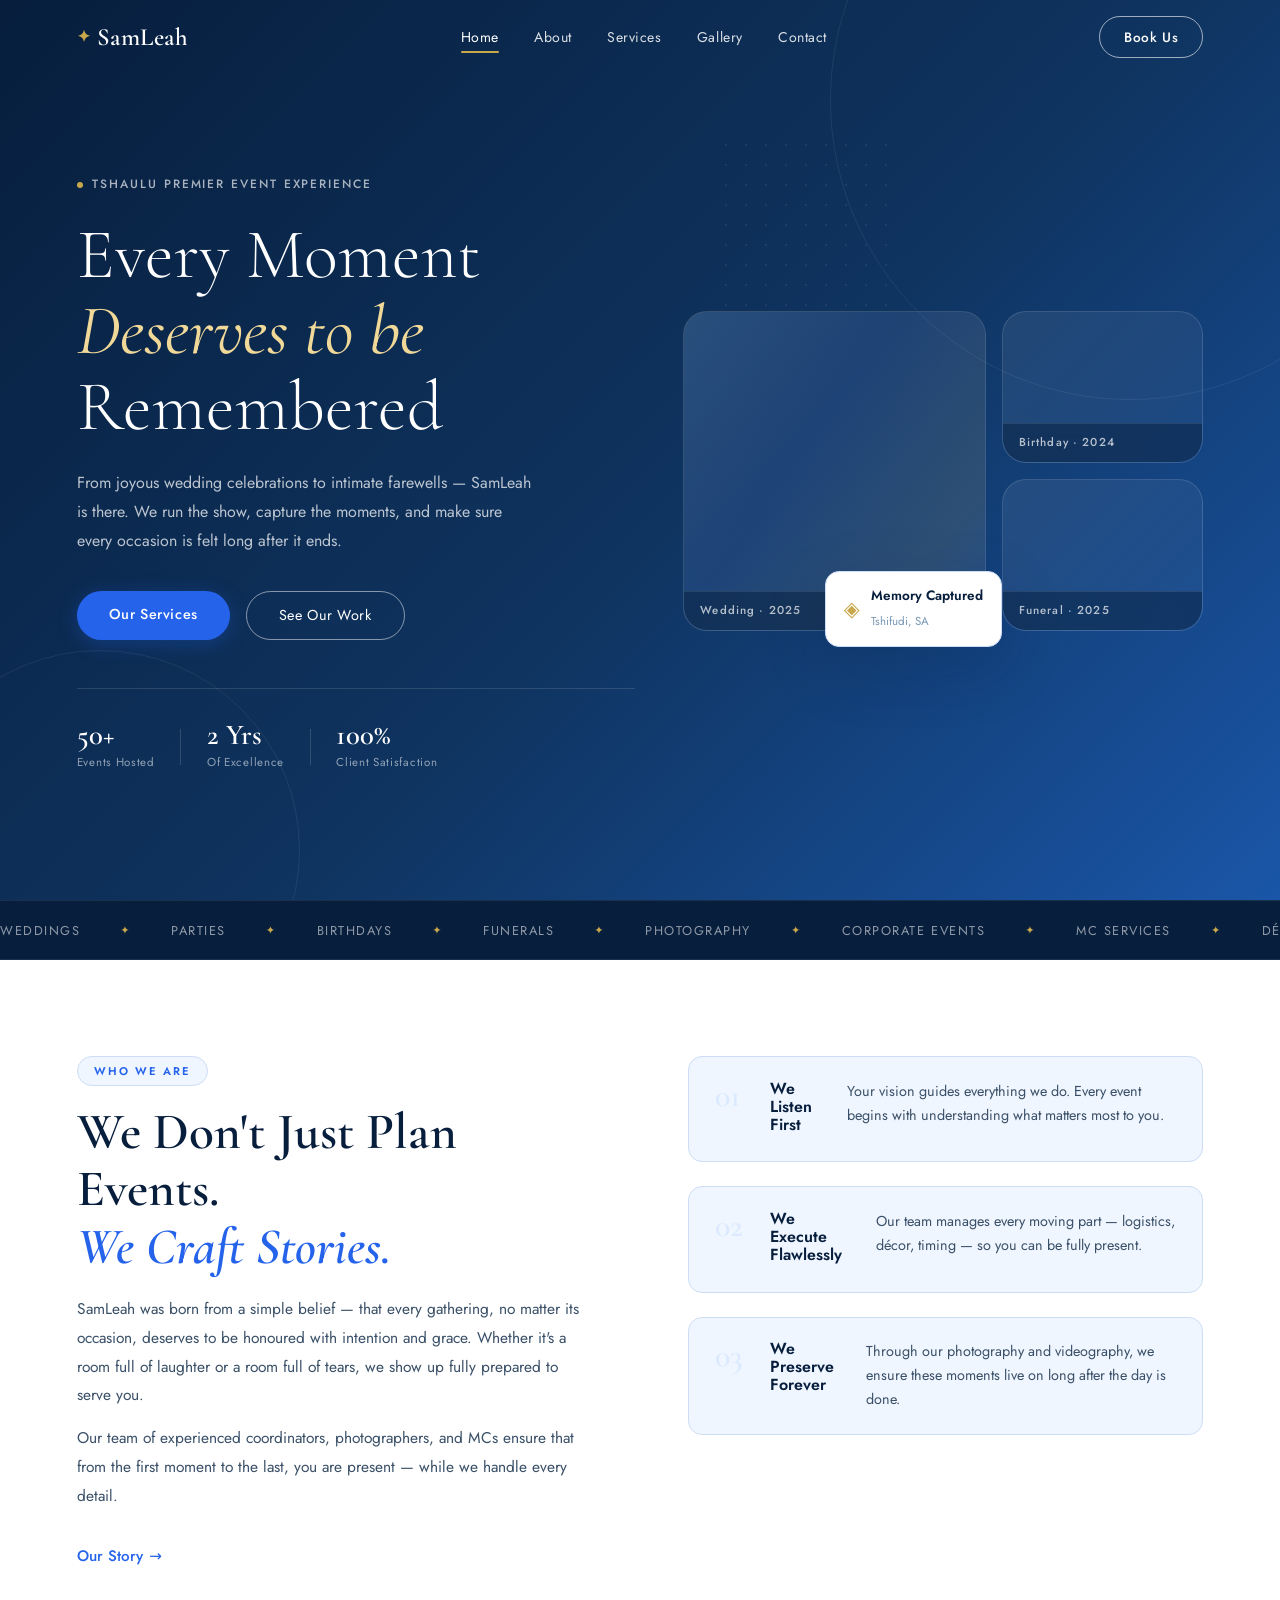
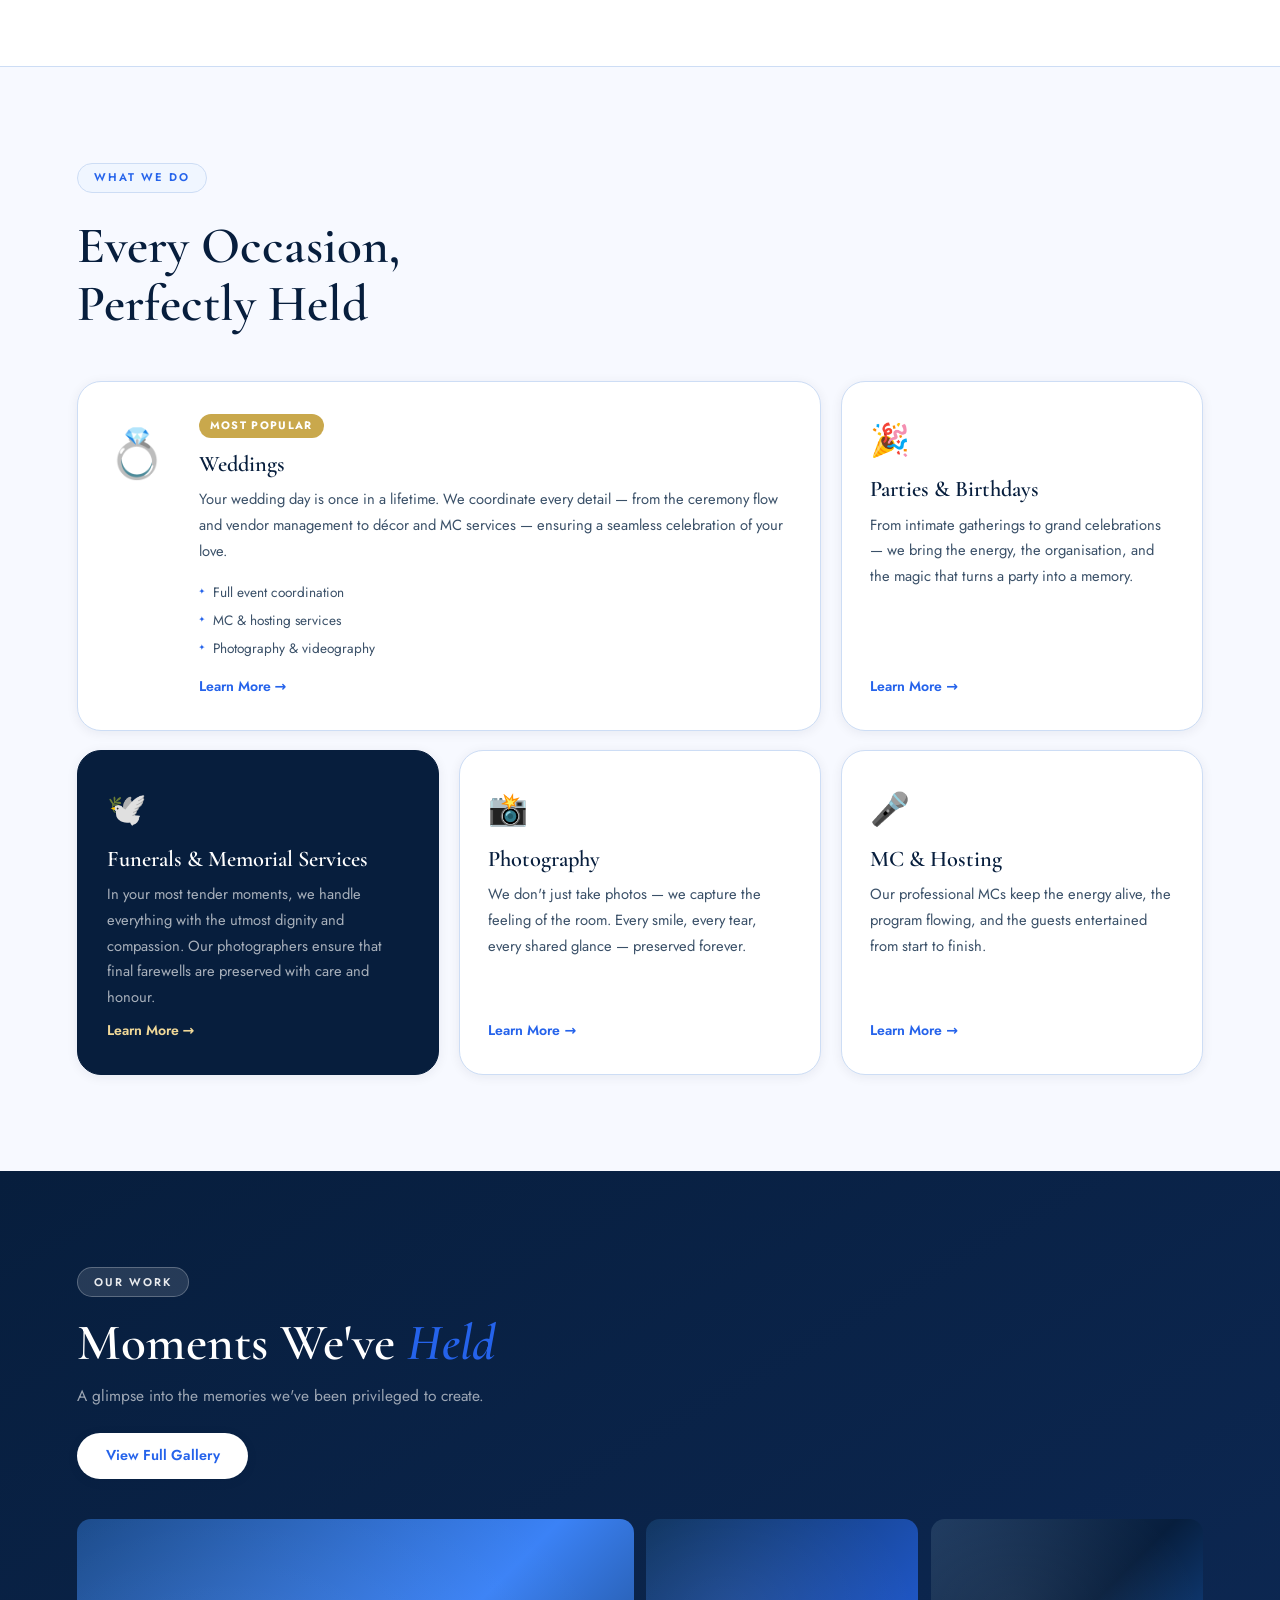
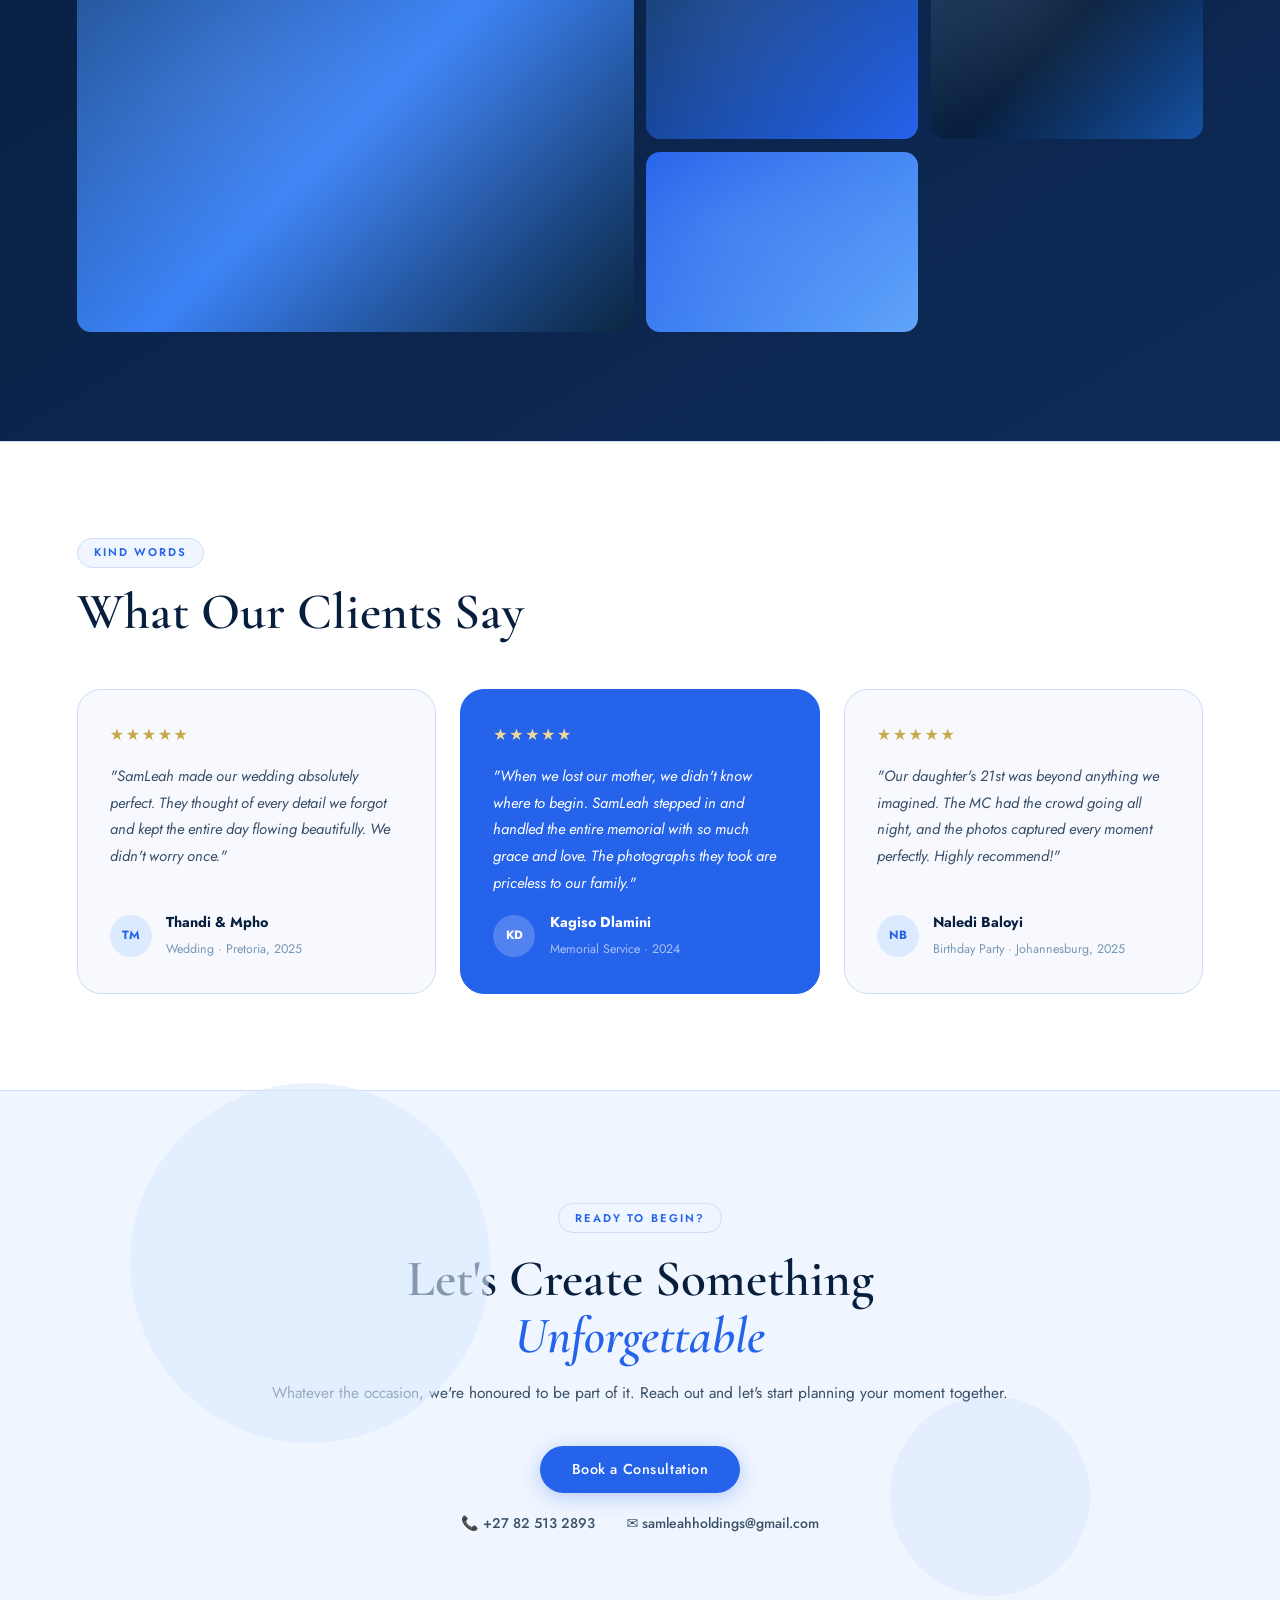
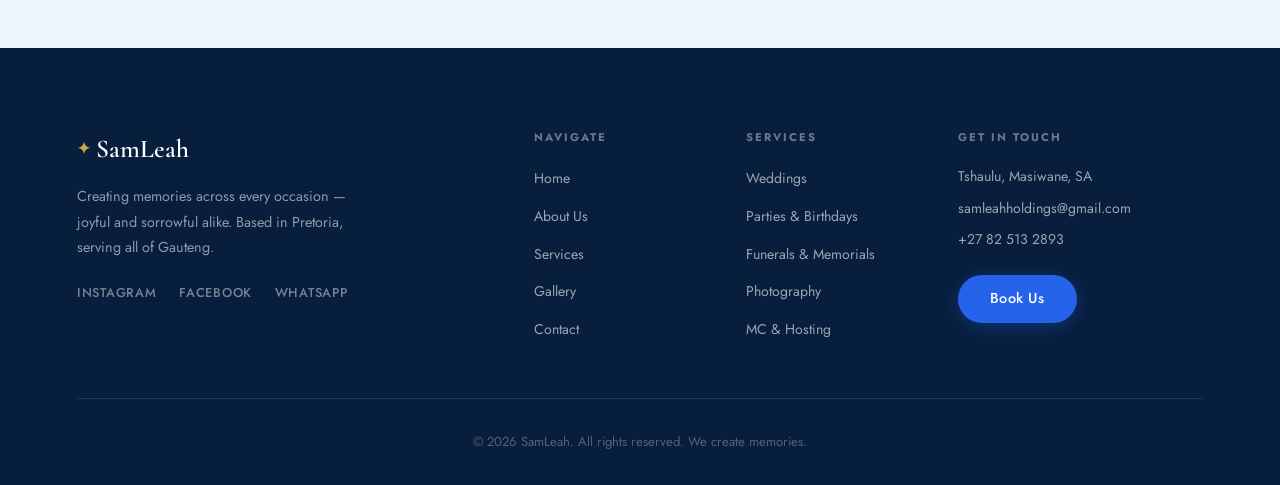
<file: index.html>
<!DOCTYPE html>
<html lang="en">

<head>
  <meta charset="UTF-8">
  <meta name="viewport" content="width=device-width, initial-scale=1.0">
  <title>SamLeah — We Create Memories</title>
  <link rel="stylesheet" href="style.css">
  <link rel="preconnect" href="https://fonts.googleapis.com">
  <link
    href="https://fonts.googleapis.com/css2?family=Cormorant+Garamond:ital,wght@0,300;0,400;0,600;1,300;1,400&family=Jost:wght@300;400;500;600&display=swap"
    rel="stylesheet">
</head>

<body>

  <!-- ░░ NAVBAR ░░ -->
  <nav class="navbar" id="navbar">
    <a href="index.html" class="nav-logo">
      <span class="logo-mark">✦</span> SamLeah
    </a>
    <ul class="nav-links" id="navLinks">
      <li><a href="index.html" class="active">Home</a></li>
      <li><a href="about.html">About</a></li>
      <li><a href="events.html">Services</a></li>
      <li><a href="gallery.html">Gallery</a></li>
      <li><a href="contact.html">Contact</a></li>
    </ul>
    <a href="contact.html" class="nav-cta">Book Us</a>
    <button class="hamburger" onclick="toggleMenu()" aria-label="Menu">
      <span></span><span></span><span></span>
    </button>
  </nav>

  <!-- ░░ HERO ░░ -->
  <section class="hero">
    <div class="hero-bg">
      <div class="hb-ring r1"></div>
      <div class="hb-ring r2"></div>
      <div class="hb-dots"></div>
    </div>
    <div class="hero-inner">
      <div class="hero-eyebrow">
        <span class="dot"></span> Tshaulu Premier Event Experience
      </div>
      <h1 class="hero-heading">
        Every Moment<br>
        <em>Deserves to be</em><br>
        Remembered
      </h1>
      <p class="hero-body">
        From joyous wedding celebrations to intimate farewells — SamLeah is there. We run the show, capture the moments,
        and make sure every occasion is felt long after it ends.
      </p>
      <div class="hero-actions">
        <a href="events.html" class="btn-primary">Our Services</a>
        <a href="gallery.html" class="btn-ghost">See Our Work</a>
      </div>
      <div class="hero-trust">
        <div class="trust-item"><strong>50+</strong><span>Events Hosted</span></div>
        <div class="trust-sep"></div>
        <div class="trust-item"><strong>2 Yrs</strong><span>Of Excellence</span></div>
        <div class="trust-sep"></div>
        <div class="trust-item"><strong>100%</strong><span>Client Satisfaction</span></div>
      </div>
    </div>
    <div class="hero-visual">
      <div class="hv-frame">
        <div class="hv-img main-img">
          <div class="hv-label">Wedding · 2025</div>
          <div class="img-shimmer"></div>
        </div>
        <div class="hv-float-card">
          <div class="fc-icon">◈</div>
          <div>
            <strong>Memory Captured</strong>
            <span>Tshifudi, SA</span>
          </div>
        </div>
      </div>
      <div class="hv-side">
        <div class="hv-img side-img top">
          <div class="hv-label">Birthday · 2024</div>
        </div>
        <div class="hv-img side-img bot">
          <div class="hv-label">Funeral · 2025</div>
        </div>
      </div>
    </div>
  </section>

  <!-- ░░ MARQUEE STRIP ░░ -->
  <div class="marquee-strip">
    <div class="marquee-track">
      <span>Weddings</span><span class="sep">✦</span>
      <span>Parties</span><span class="sep">✦</span>
      <span>Birthdays</span><span class="sep">✦</span>
      <span>Funerals</span><span class="sep">✦</span>
      <span>Photography</span><span class="sep">✦</span>
      <span>Corporate Events</span><span class="sep">✦</span>
      <span>MC Services</span><span class="sep">✦</span>
      <span>Décor</span><span class="sep">✦</span>
      <span>Weddings</span><span class="sep">✦</span>
      <span>Parties</span><span class="sep">✦</span>
      <span>Birthdays</span><span class="sep">✦</span>
      <span>Funerals</span><span class="sep">✦</span>
      <span>Photography</span><span class="sep">✦</span>
      <span>Corporate Events</span><span class="sep">✦</span>
      <span>MC Services</span><span class="sep">✦</span>
    </div>
  </div>

  <!-- ░░ ABOUT / PHILOSOPHY ░░ -->
  <section class="philosophy reveal-section">
    <div class="phil-inner">
      <div class="phil-text">
        <span class="section-tag">Who We Are</span>
        <h2>We Don't Just Plan Events.<br><em>We Craft Stories.</em></h2>
        <p>SamLeah was born from a simple belief — that every gathering, no matter its occasion, deserves to be honoured
          with intention and grace. Whether it's a room full of laughter or a room full of tears, we show up fully
          prepared to serve you.</p>
        <p>Our team of experienced coordinators, photographers, and MCs ensure that from the first moment to the last,
          you are present — while we handle every detail.</p>
        <a href="about.html" class="link-arrow">Our Story <span>→</span></a>
      </div>
      <div class="phil-pillars">
        <div class="pillar">
          <div class="pillar-num">01</div>
          <h4>We Listen First</h4>
          <p>Your vision guides everything we do. Every event begins with understanding what matters most to you.</p>
        </div>
        <div class="pillar">
          <div class="pillar-num">02</div>
          <h4>We Execute Flawlessly</h4>
          <p>Our team manages every moving part — logistics, décor, timing — so you can be fully present.</p>
        </div>
        <div class="pillar">
          <div class="pillar-num">03</div>
          <h4>We Preserve Forever</h4>
          <p>Through our photography and videography, we ensure these moments live on long after the day is done.</p>
        </div>
      </div>
    </div>
  </section>

  <!-- ░░ SERVICES ░░ -->
  <section class="services reveal-section">
    <div class="services-inner">
      <div class="services-header">
        <span class="section-tag">What We Do</span>
        <h2>Every Occasion,<br>Perfectly Held</h2>
      </div>
      <div class="services-grid">

        <div class="service-card sc-large">
          <div class="sc-icon">💍</div>
          <div class="sc-body">
            <span class="sc-tag">Most Popular</span>
            <h3>Weddings</h3>
            <p>Your wedding day is once in a lifetime. We coordinate every detail — from the ceremony flow and vendor
              management to décor and MC services — ensuring a seamless celebration of your love.</p>
            <ul class="sc-list">
              <li>Full event coordination</li>
              <li>MC & hosting services</li>
              <li>Photography & videography</li>
            </ul>
            <a href="events.html" class="sc-link">Learn More →</a>
          </div>
        </div>

        <div class="service-card">
          <div class="sc-icon">🎉</div>
          <div class="sc-body">
            <h3>Parties & Birthdays</h3>
            <p>From intimate gatherings to grand celebrations — we bring the energy, the organisation, and the magic
              that turns a party into a memory.</p>
            <a href="events.html" class="sc-link">Learn More →</a>
          </div>
        </div>

        <div class="service-card sc-dark">
          <div class="sc-icon">🕊️</div>
          <div class="sc-body">
            <h3>Funerals & Memorial Services</h3>
            <p>In your most tender moments, we handle everything with the utmost dignity and compassion. Our
              photographers ensure that final farewells are preserved with care and honour.</p>
            <a href="events.html" class="sc-link">Learn More →</a>
          </div>
        </div>

        <div class="service-card">
          <div class="sc-icon">📸</div>
          <div class="sc-body">
            <h3>Photography</h3>
            <p>We don't just take photos — we capture the feeling of the room. Every smile, every tear, every shared
              glance — preserved forever.</p>
            <a href="events.html" class="sc-link">Learn More →</a>
          </div>
        </div>

        <div class="service-card">
          <div class="sc-icon">🎤</div>
          <div class="sc-body">
            <h3>MC & Hosting</h3>
            <p>Our professional MCs keep the energy alive, the program flowing, and the guests entertained from start to
              finish.</p>
            <a href="events.html" class="sc-link">Learn More →</a>
          </div>
        </div>

      </div>
    </div>
  </section>

  <!-- ░░ GALLERY PREVIEW ░░ -->
  <section class="gallery-preview reveal-section">
    <div class="gp-inner">
      <div class="gp-header">
        <span class="section-tag light">Our Work</span>
        <h2>Moments We've <em>Held</em></h2>
        <p>A glimpse into the memories we've been privileged to create.</p>
        <a href="gallery.html" class="btn-white">View Full Gallery</a>
      </div>
      <div class="gp-grid">
        <div class="gp-item gi-1">
          <div class="gp-overlay">
            <span>Wedding Ceremony</span>
          </div>
        </div>
        <div class="gp-item gi-2">
          <div class="gp-overlay"><span>Birthday Party</span></div>
        </div>
        <div class="gp-item gi-3">
          <div class="gp-overlay"><span>Memorial Service</span></div>
        </div>
        <div class="gp-item gi-4">
          <div class="gp-overlay"><span>Corporate Event</span></div>
        </div>
        <div class="gp-item gi-5">
          <div class="gp-overlay"><span>Wedding Reception</span></div>
        </div>
      </div>
    </div>
  </section>

  <!-- ░░ TESTIMONIALS ░░ -->
  <section class="testimonials reveal-section">
    <div class="test-inner">
      <span class="section-tag">Kind Words</span>
      <h2>What Our Clients Say</h2>
      <div class="test-grid">
        <div class="test-card">
          <div class="test-stars">★★★★★</div>
          <p>"SamLeah made our wedding absolutely perfect. They thought of every detail we forgot and kept the entire
            day flowing beautifully. We didn't worry once."</p>
          <div class="test-author">
            <div class="test-avatar">TM</div>
            <div>
              <strong>Thandi & Mpho</strong>
              <span>Wedding · Pretoria, 2025</span>
            </div>
          </div>
        </div>
        <div class="test-card tc-featured">
          <div class="test-stars">★★★★★</div>
          <p>"When we lost our mother, we didn't know where to begin. SamLeah stepped in and handled the entire memorial
            with so much grace and love. The photographs they took are priceless to our family."</p>
          <div class="test-author">
            <div class="test-avatar">KD</div>
            <div>
              <strong>Kagiso Dlamini</strong>
              <span>Memorial Service · 2024</span>
            </div>
          </div>
        </div>
        <div class="test-card">
          <div class="test-stars">★★★★★</div>
          <p>"Our daughter's 21st was beyond anything we imagined. The MC had the crowd going all night, and the photos
            captured every moment perfectly. Highly recommend!"</p>
          <div class="test-author">
            <div class="test-avatar">NB</div>
            <div>
              <strong>Naledi Baloyi</strong>
              <span>Birthday Party · Johannesburg, 2025</span>
            </div>
          </div>
        </div>
      </div>
    </div>
  </section>

  <!-- ░░ CONTACT CTA ░░ -->
  <section class="cta-section reveal-section">
    <div class="cta-inner">
      <div class="cta-deco d1"></div>
      <div class="cta-deco d2"></div>
      <span class="section-tag">Ready to Begin?</span>
      <h2>Let's Create Something<br><em>Unforgettable</em></h2>
      <p>Whatever the occasion, we're honoured to be part of it. Reach out and let's start planning your moment
        together.</p>
      <div class="cta-actions">
        <a href="contact.html" class="btn-primary">Book a Consultation</a>
        <div class="cta-contact-info">
          <span>📞 +27 82 513 2893</span>
          <span>✉ samleahholdings@gmail.com</span>
        </div>
      </div>
    </div>
  </section>

  <!-- ░░ FOOTER ░░ -->
  <footer class="footer">
    <div class="footer-top">
      <div class="footer-brand">
        <div class="footer-logo"><span class="logo-mark">✦</span> SamLeah</div>
        <p>Creating memories across every occasion — joyful and sorrowful alike. Based in Pretoria, serving all of
          Gauteng.</p>
        <div class="social-links">
          <a href="#">Instagram</a>
          <a href="#">Facebook</a>
          <a href="#">WhatsApp</a>
        </div>
      </div>
      <div class="footer-nav">
        <h5>Navigate</h5>
        <ul>
          <li><a href="index.html">Home</a></li>
          <li><a href="about.html">About Us</a></li>
          <li><a href="events.html">Services</a></li>
          <li><a href="gallery.html">Gallery</a></li>
          <li><a href="contact.html">Contact</a></li>
        </ul>
      </div>
      <div class="footer-nav">
        <h5>Services</h5>
        <ul>
          <li><a href="events.html">Weddings</a></li>
          <li><a href="events.html">Parties & Birthdays</a></li>
          <li><a href="events.html">Funerals & Memorials</a></li>
          <li><a href="events.html">Photography</a></li>
          <li><a href="events.html">MC & Hosting</a></li>
        </ul>
      </div>
      <div class="footer-contact">
        <h5>Get In Touch</h5>
        <p>Tshaulu, Masiwane, SA</p>
        <p>samleahholdings@gmail.com</p>
        <p>+27 82 513 2893</p>
        <a href="contact.html" class="btn-primary" style="margin-top:1rem;display:inline-block;">Book Us</a>
      </div>
    </div>
    <div class="footer-bottom">
      <p>© 2026 SamLeah. All rights reserved. We create memories.</p>
    </div>
  </footer>

  <script>
    // Navbar scroll effect
    window.addEventListener('scroll', () => {
      document.getElementById('navbar').classList.toggle('scrolled', window.scrollY > 40);
    });
    // Mobile menu
    function toggleMenu() {
      document.getElementById('navLinks').classList.toggle('open');
    }
    // Scroll reveal
    const observer = new IntersectionObserver((entries) => {
      entries.forEach(e => {
        if (e.isIntersecting) {
          e.target.classList.add('in-view');
          const children = e.target.querySelectorAll('.pillar, .service-card, .test-card, .gp-item');
          children.forEach((el, i) => {
            setTimeout(() => el.classList.add('in-view'), i * 100);
          });
        }
      });
    }, { threshold: 0.08 });
    document.querySelectorAll('.reveal-section').forEach(s => observer.observe(s));
  </script>
</body>

        </html>
</file>
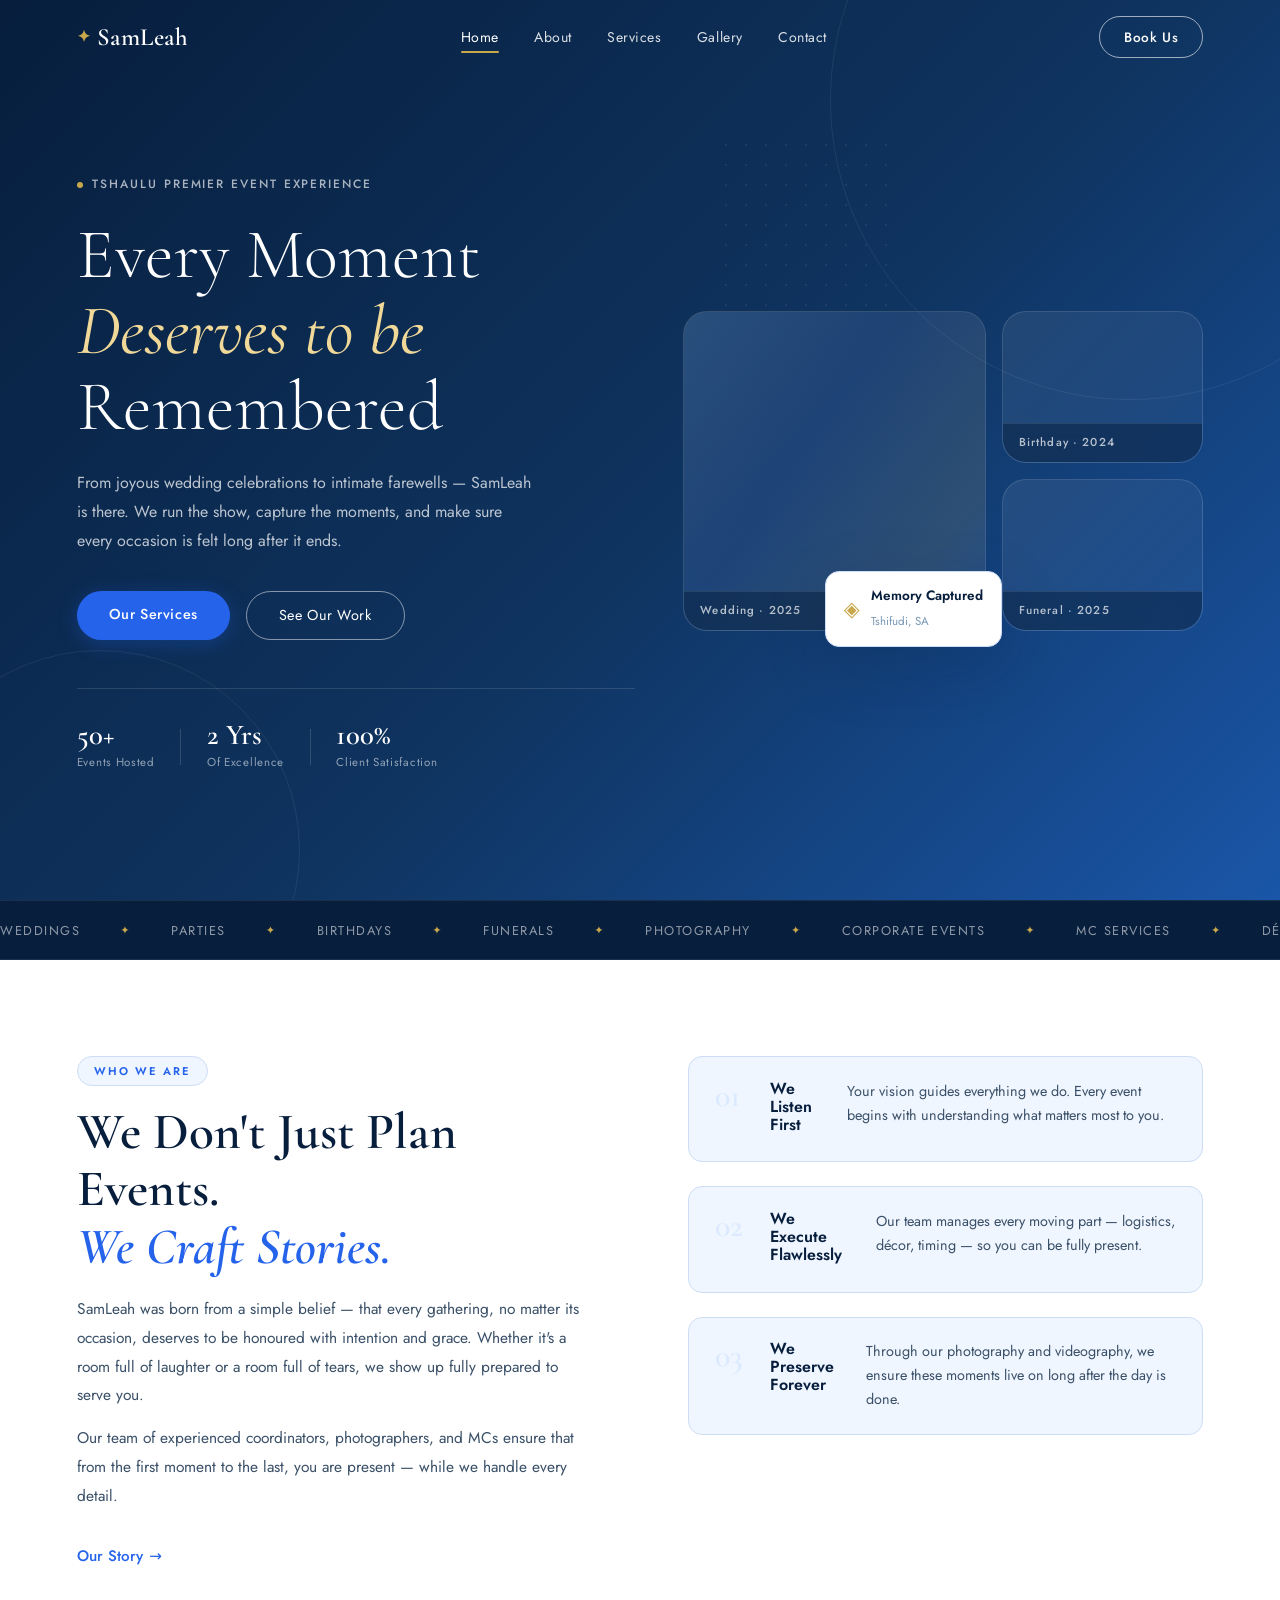
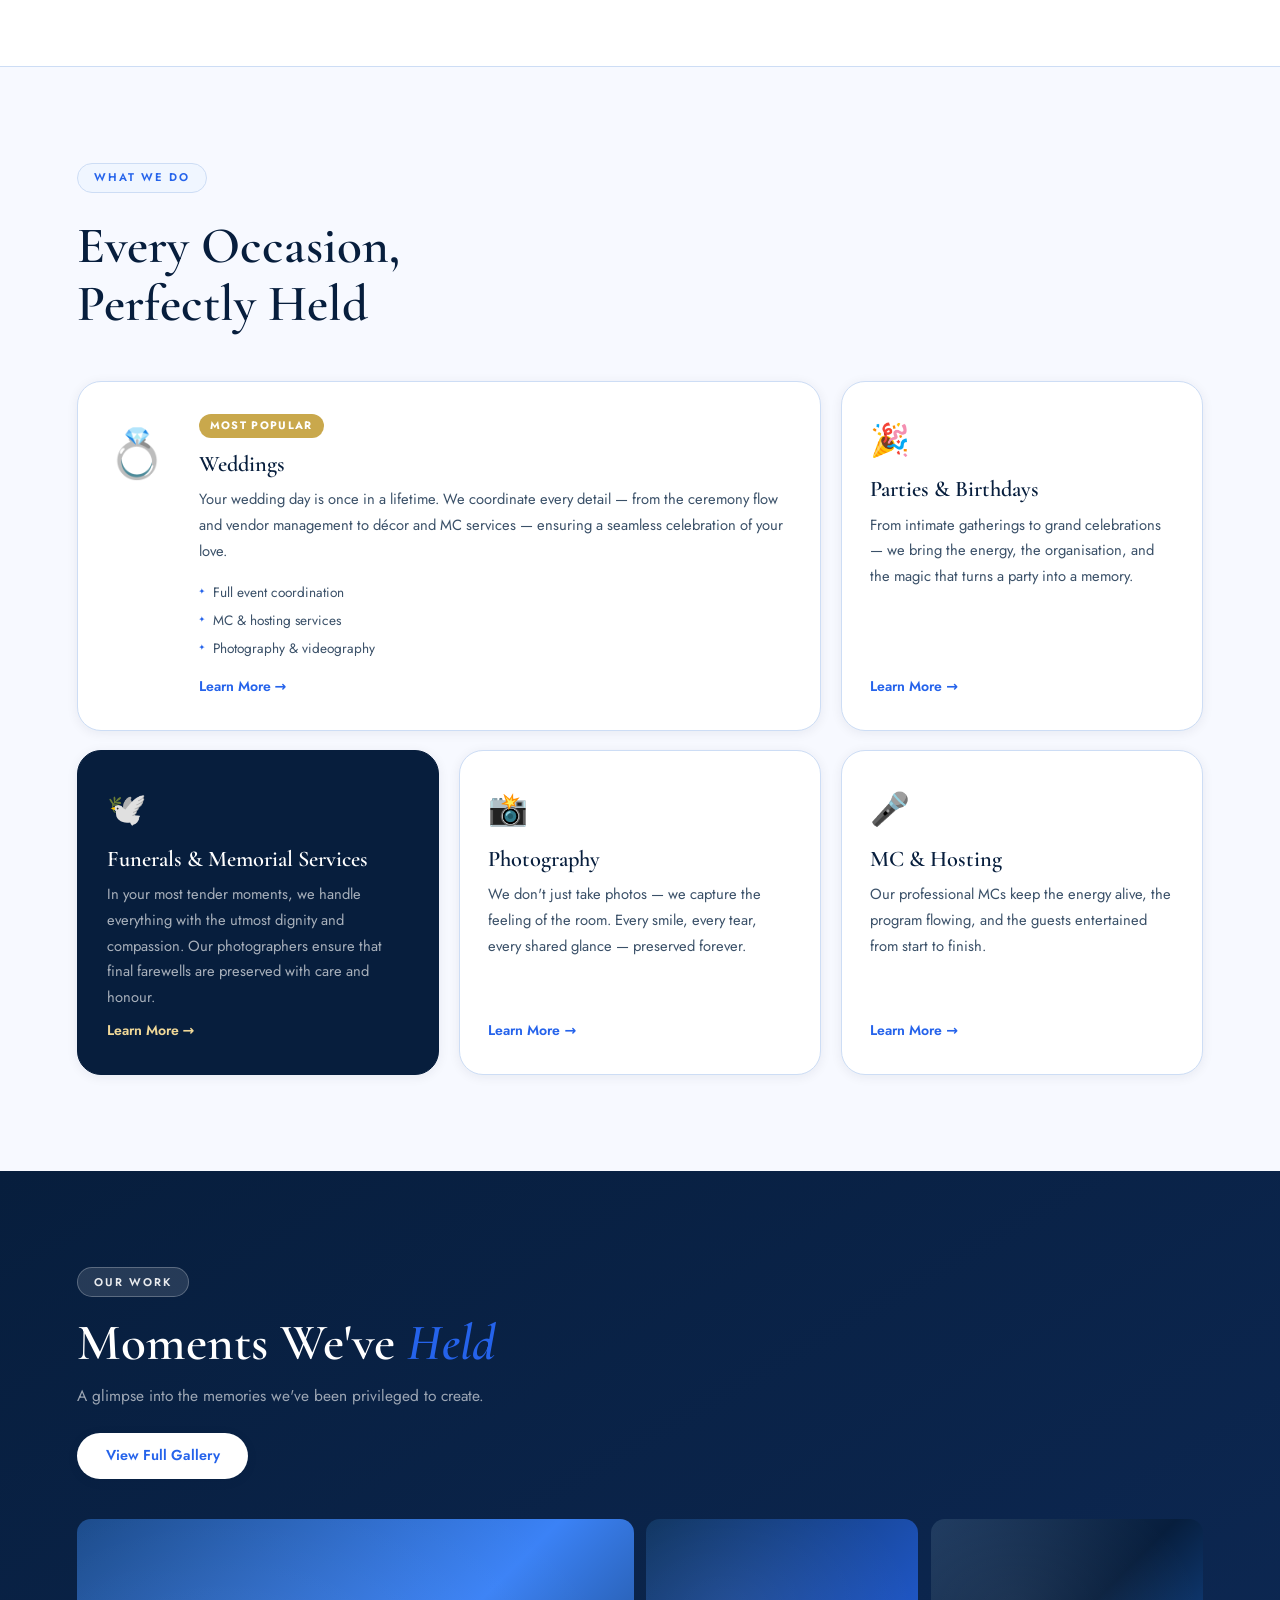
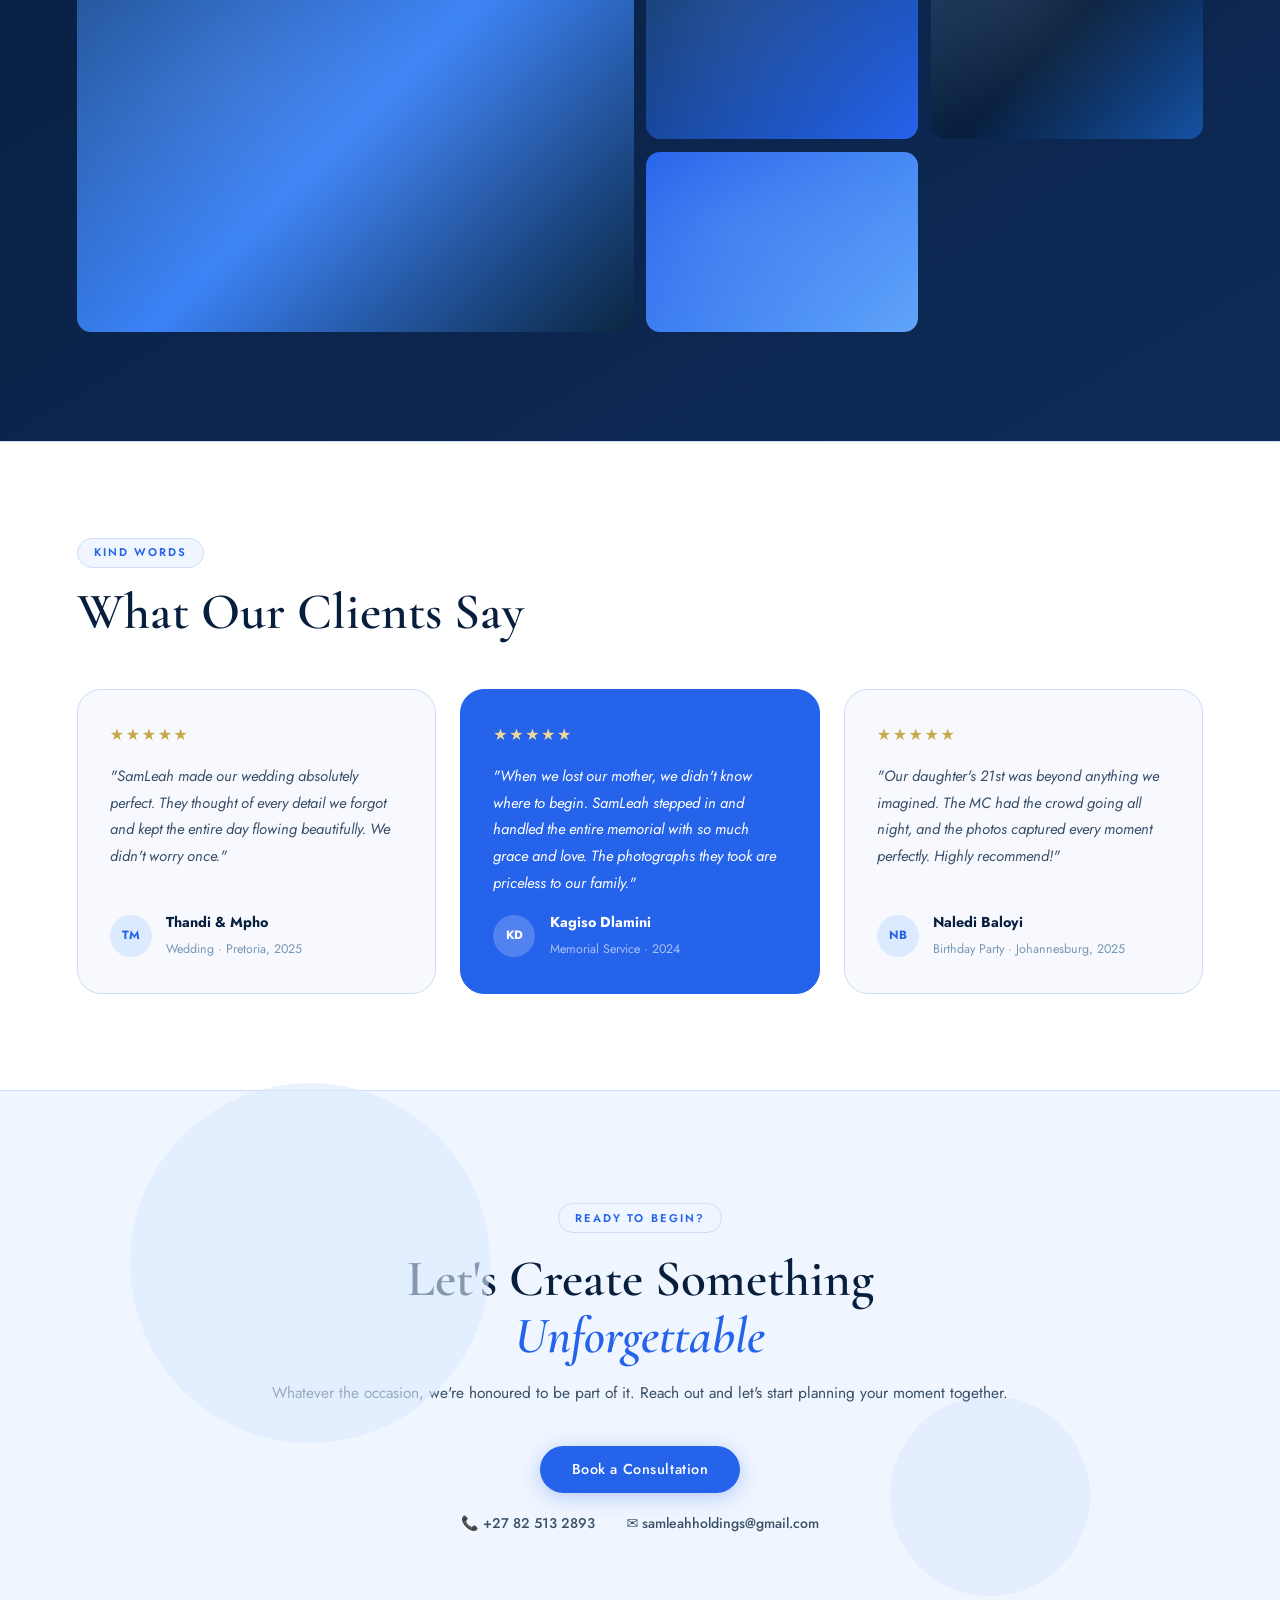
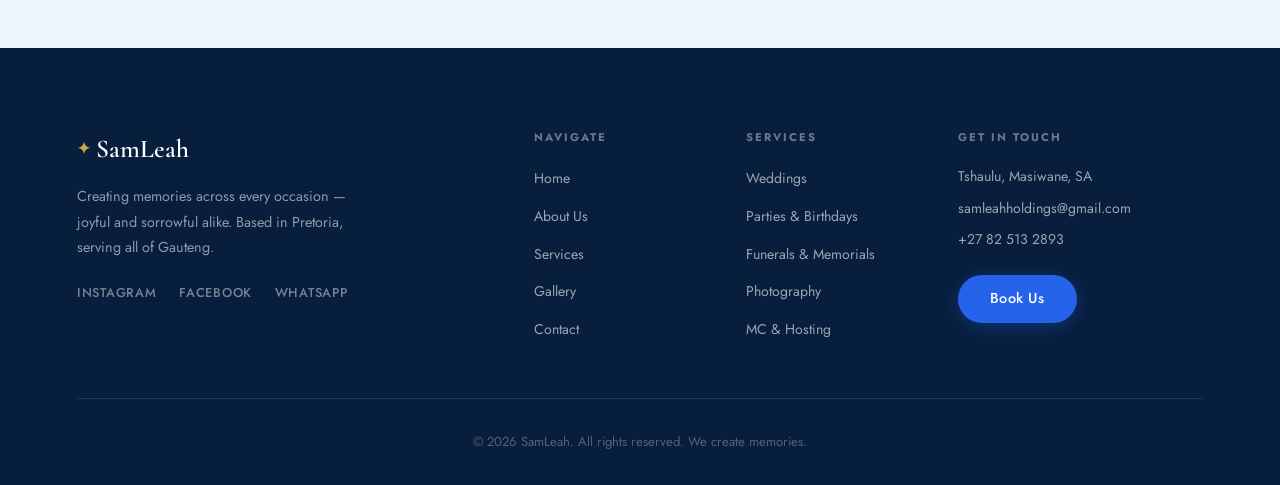
<file: Project/index.html>
<!DOCTYPE html>
<html lang="en">

<head>
  <meta charset="UTF-8">
  <meta name="viewport" content="width=device-width, initial-scale=1.0">
  <title>SamLeah — We Create Memories</title>
  <link rel="stylesheet" href="style.css">
  <link rel="preconnect" href="https://fonts.googleapis.com">
  <link
    href="https://fonts.googleapis.com/css2?family=Cormorant+Garamond:ital,wght@0,300;0,400;0,600;1,300;1,400&family=Jost:wght@300;400;500;600&display=swap"
    rel="stylesheet">
</head>

<body>

  <!-- ░░ NAVBAR ░░ -->
  <nav class="navbar" id="navbar">
    <a href="index.html" class="nav-logo">
      <span class="logo-mark">✦</span> SamLeah
    </a>
    <ul class="nav-links" id="navLinks">
      <li><a href="index.html" class="active">Home</a></li>
      <li><a href="about.html">About</a></li>
      <li><a href="events.html">Services</a></li>
      <li><a href="gallery.html">Gallery</a></li>
      <li><a href="contact.html">Contact</a></li>
    </ul>
    <a href="contact.html" class="nav-cta">Book Us</a>
    <button class="hamburger" onclick="toggleMenu()" aria-label="Menu">
      <span></span><span></span><span></span>
    </button>
  </nav>

  <!-- ░░ HERO ░░ -->
  <section class="hero">
    <div class="hero-bg">
      <div class="hb-ring r1"></div>
      <div class="hb-ring r2"></div>
      <div class="hb-dots"></div>
    </div>
    <div class="hero-inner">
      <div class="hero-eyebrow">
        <span class="dot"></span> Tshaulu Premier Event Experience
      </div>
      <h1 class="hero-heading">
        Every Moment<br>
        <em>Deserves to be</em><br>
        Remembered
      </h1>
      <p class="hero-body">
        From joyous wedding celebrations to intimate farewells — SamLeah is there. We run the show, capture the moments,
        and make sure every occasion is felt long after it ends.
      </p>
      <div class="hero-actions">
        <a href="events.html" class="btn-primary">Our Services</a>
        <a href="gallery.html" class="btn-ghost">See Our Work</a>
      </div>
      <div class="hero-trust">
        <div class="trust-item"><strong>50+</strong><span>Events Hosted</span></div>
        <div class="trust-sep"></div>
        <div class="trust-item"><strong>2 Yrs</strong><span>Of Excellence</span></div>
        <div class="trust-sep"></div>
        <div class="trust-item"><strong>100%</strong><span>Client Satisfaction</span></div>
      </div>
    </div>
    <div class="hero-visual">
      <div class="hv-frame">
        <div class="hv-img main-img">
          <div class="hv-label">Wedding · 2025</div>
          <div class="img-shimmer"></div>
        </div>
        <div class="hv-float-card">
          <div class="fc-icon">◈</div>
          <div>
            <strong>Memory Captured</strong>
            <span>Tshifudi, SA</span>
          </div>
        </div>
      </div>
      <div class="hv-side">
        <div class="hv-img side-img top">
          <div class="hv-label">Birthday · 2024</div>
        </div>
        <div class="hv-img side-img bot">
          <div class="hv-label">Funeral · 2025</div>
        </div>
      </div>
    </div>
  </section>

  <!-- ░░ MARQUEE STRIP ░░ -->
  <div class="marquee-strip">
    <div class="marquee-track">
      <span>Weddings</span><span class="sep">✦</span>
      <span>Parties</span><span class="sep">✦</span>
      <span>Birthdays</span><span class="sep">✦</span>
      <span>Funerals</span><span class="sep">✦</span>
      <span>Photography</span><span class="sep">✦</span>
      <span>Corporate Events</span><span class="sep">✦</span>
      <span>MC Services</span><span class="sep">✦</span>
      <span>Décor</span><span class="sep">✦</span>
      <span>Weddings</span><span class="sep">✦</span>
      <span>Parties</span><span class="sep">✦</span>
      <span>Birthdays</span><span class="sep">✦</span>
      <span>Funerals</span><span class="sep">✦</span>
      <span>Photography</span><span class="sep">✦</span>
      <span>Corporate Events</span><span class="sep">✦</span>
      <span>MC Services</span><span class="sep">✦</span>
    </div>
  </div>

  <!-- ░░ ABOUT / PHILOSOPHY ░░ -->
  <section class="philosophy reveal-section">
    <div class="phil-inner">
      <div class="phil-text">
        <span class="section-tag">Who We Are</span>
        <h2>We Don't Just Plan Events.<br><em>We Craft Stories.</em></h2>
        <p>SamLeah was born from a simple belief — that every gathering, no matter its occasion, deserves to be honoured
          with intention and grace. Whether it's a room full of laughter or a room full of tears, we show up fully
          prepared to serve you.</p>
        <p>Our team of experienced coordinators, photographers, and MCs ensure that from the first moment to the last,
          you are present — while we handle every detail.</p>
        <a href="about.html" class="link-arrow">Our Story <span>→</span></a>
      </div>
      <div class="phil-pillars">
        <div class="pillar">
          <div class="pillar-num">01</div>
          <h4>We Listen First</h4>
          <p>Your vision guides everything we do. Every event begins with understanding what matters most to you.</p>
        </div>
        <div class="pillar">
          <div class="pillar-num">02</div>
          <h4>We Execute Flawlessly</h4>
          <p>Our team manages every moving part — logistics, décor, timing — so you can be fully present.</p>
        </div>
        <div class="pillar">
          <div class="pillar-num">03</div>
          <h4>We Preserve Forever</h4>
          <p>Through our photography and videography, we ensure these moments live on long after the day is done.</p>
        </div>
      </div>
    </div>
  </section>

  <!-- ░░ SERVICES ░░ -->
  <section class="services reveal-section">
    <div class="services-inner">
      <div class="services-header">
        <span class="section-tag">What We Do</span>
        <h2>Every Occasion,<br>Perfectly Held</h2>
      </div>
      <div class="services-grid">

        <div class="service-card sc-large">
          <div class="sc-icon">💍</div>
          <div class="sc-body">
            <span class="sc-tag">Most Popular</span>
            <h3>Weddings</h3>
            <p>Your wedding day is once in a lifetime. We coordinate every detail — from the ceremony flow and vendor
              management to décor and MC services — ensuring a seamless celebration of your love.</p>
            <ul class="sc-list">
              <li>Full event coordination</li>
              <li>MC & hosting services</li>
              <li>Photography & videography</li>
            </ul>
            <a href="events.html" class="sc-link">Learn More →</a>
          </div>
        </div>

        <div class="service-card">
          <div class="sc-icon">🎉</div>
          <div class="sc-body">
            <h3>Parties & Birthdays</h3>
            <p>From intimate gatherings to grand celebrations — we bring the energy, the organisation, and the magic
              that turns a party into a memory.</p>
            <a href="events.html" class="sc-link">Learn More →</a>
          </div>
        </div>

        <div class="service-card sc-dark">
          <div class="sc-icon">🕊️</div>
          <div class="sc-body">
            <h3>Funerals & Memorial Services</h3>
            <p>In your most tender moments, we handle everything with the utmost dignity and compassion. Our
              photographers ensure that final farewells are preserved with care and honour.</p>
            <a href="events.html" class="sc-link">Learn More →</a>
          </div>
        </div>

        <div class="service-card">
          <div class="sc-icon">📸</div>
          <div class="sc-body">
            <h3>Photography</h3>
            <p>We don't just take photos — we capture the feeling of the room. Every smile, every tear, every shared
              glance — preserved forever.</p>
            <a href="events.html" class="sc-link">Learn More →</a>
          </div>
        </div>

        <div class="service-card">
          <div class="sc-icon">🎤</div>
          <div class="sc-body">
            <h3>MC & Hosting</h3>
            <p>Our professional MCs keep the energy alive, the program flowing, and the guests entertained from start to
              finish.</p>
            <a href="events.html" class="sc-link">Learn More →</a>
          </div>
        </div>

      </div>
    </div>
  </section>

  <!-- ░░ GALLERY PREVIEW ░░ -->
  <section class="gallery-preview reveal-section">
    <div class="gp-inner">
      <div class="gp-header">
        <span class="section-tag light">Our Work</span>
        <h2>Moments We've <em>Held</em></h2>
        <p>A glimpse into the memories we've been privileged to create.</p>
        <a href="gallery.html" class="btn-white">View Full Gallery</a>
      </div>
      <div class="gp-grid">
        <div class="gp-item gi-1">
          <div class="gp-overlay">
            <span>Wedding Ceremony</span>
          </div>
        </div>
        <div class="gp-item gi-2">
          <div class="gp-overlay"><span>Birthday Party</span></div>
        </div>
        <div class="gp-item gi-3">
          <div class="gp-overlay"><span>Memorial Service</span></div>
        </div>
        <div class="gp-item gi-4">
          <div class="gp-overlay"><span>Corporate Event</span></div>
        </div>
        <div class="gp-item gi-5">
          <div class="gp-overlay"><span>Wedding Reception</span></div>
        </div>
      </div>
    </div>
  </section>

  <!-- ░░ TESTIMONIALS ░░ -->
  <section class="testimonials reveal-section">
    <div class="test-inner">
      <span class="section-tag">Kind Words</span>
      <h2>What Our Clients Say</h2>
      <div class="test-grid">
        <div class="test-card">
          <div class="test-stars">★★★★★</div>
          <p>"SamLeah made our wedding absolutely perfect. They thought of every detail we forgot and kept the entire
            day flowing beautifully. We didn't worry once."</p>
          <div class="test-author">
            <div class="test-avatar">TM</div>
            <div>
              <strong>Thandi & Mpho</strong>
              <span>Wedding · Pretoria, 2025</span>
            </div>
          </div>
        </div>
        <div class="test-card tc-featured">
          <div class="test-stars">★★★★★</div>
          <p>"When we lost our mother, we didn't know where to begin. SamLeah stepped in and handled the entire memorial
            with so much grace and love. The photographs they took are priceless to our family."</p>
          <div class="test-author">
            <div class="test-avatar">KD</div>
            <div>
              <strong>Kagiso Dlamini</strong>
              <span>Memorial Service · 2024</span>
            </div>
          </div>
        </div>
        <div class="test-card">
          <div class="test-stars">★★★★★</div>
          <p>"Our daughter's 21st was beyond anything we imagined. The MC had the crowd going all night, and the photos
            captured every moment perfectly. Highly recommend!"</p>
          <div class="test-author">
            <div class="test-avatar">NB</div>
            <div>
              <strong>Naledi Baloyi</strong>
              <span>Birthday Party · Johannesburg, 2025</span>
            </div>
          </div>
        </div>
      </div>
    </div>
  </section>

  <!-- ░░ CONTACT CTA ░░ -->
  <section class="cta-section reveal-section">
    <div class="cta-inner">
      <div class="cta-deco d1"></div>
      <div class="cta-deco d2"></div>
      <span class="section-tag">Ready to Begin?</span>
      <h2>Let's Create Something<br><em>Unforgettable</em></h2>
      <p>Whatever the occasion, we're honoured to be part of it. Reach out and let's start planning your moment
        together.</p>
      <div class="cta-actions">
        <a href="contact.html" class="btn-primary">Book a Consultation</a>
        <div class="cta-contact-info">
          <span>📞 +27 82 513 2893</span>
          <span>✉ samleahholdings@gmail.com</span>
        </div>
      </div>
    </div>
  </section>

  <!-- ░░ FOOTER ░░ -->
  <footer class="footer">
    <div class="footer-top">
      <div class="footer-brand">
        <div class="footer-logo"><span class="logo-mark">✦</span> SamLeah</div>
        <p>Creating memories across every occasion — joyful and sorrowful alike. Based in Pretoria, serving all of
          Gauteng.</p>
        <div class="social-links">
          <a href="#">Instagram</a>
          <a href="#">Facebook</a>
          <a href="#">WhatsApp</a>
        </div>
      </div>
      <div class="footer-nav">
        <h5>Navigate</h5>
        <ul>
          <li><a href="index.html">Home</a></li>
          <li><a href="about.html">About Us</a></li>
          <li><a href="events.html">Services</a></li>
          <li><a href="gallery.html">Gallery</a></li>
          <li><a href="contact.html">Contact</a></li>
        </ul>
      </div>
      <div class="footer-nav">
        <h5>Services</h5>
        <ul>
          <li><a href="events.html">Weddings</a></li>
          <li><a href="events.html">Parties & Birthdays</a></li>
          <li><a href="events.html">Funerals & Memorials</a></li>
          <li><a href="events.html">Photography</a></li>
          <li><a href="events.html">MC & Hosting</a></li>
        </ul>
      </div>
      <div class="footer-contact">
        <h5>Get In Touch</h5>
        <p>Tshaulu, Masiwane, SA</p>
        <p>samleahholdings@gmail.com</p>
        <p>+27 82 513 2893</p>
        <a href="contact.html" class="btn-primary" style="margin-top:1rem;display:inline-block;">Book Us</a>
      </div>
    </div>
    <div class="footer-bottom">
      <p>© 2026 SamLeah. All rights reserved. We create memories.</p>
    </div>
  </footer>

  <script>
    // Navbar scroll effect
    window.addEventListener('scroll', () => {
      document.getElementById('navbar').classList.toggle('scrolled', window.scrollY > 40);
    });
    // Mobile menu
    function toggleMenu() {
      document.getElementById('navLinks').classList.toggle('open');
    }
    // Scroll reveal
    const observer = new IntersectionObserver((entries) => {
      entries.forEach(e => {
        if (e.isIntersecting) {
          e.target.classList.add('in-view');
          const children = e.target.querySelectorAll('.pillar, .service-card, .test-card, .gp-item');
          children.forEach((el, i) => {
            setTimeout(() => el.classList.add('in-view'), i * 100);
          });
        }
      });
    }, { threshold: 0.08 });
    document.querySelectorAll('.reveal-section').forEach(s => observer.observe(s));
  </script>
</body>

</html>
</file>
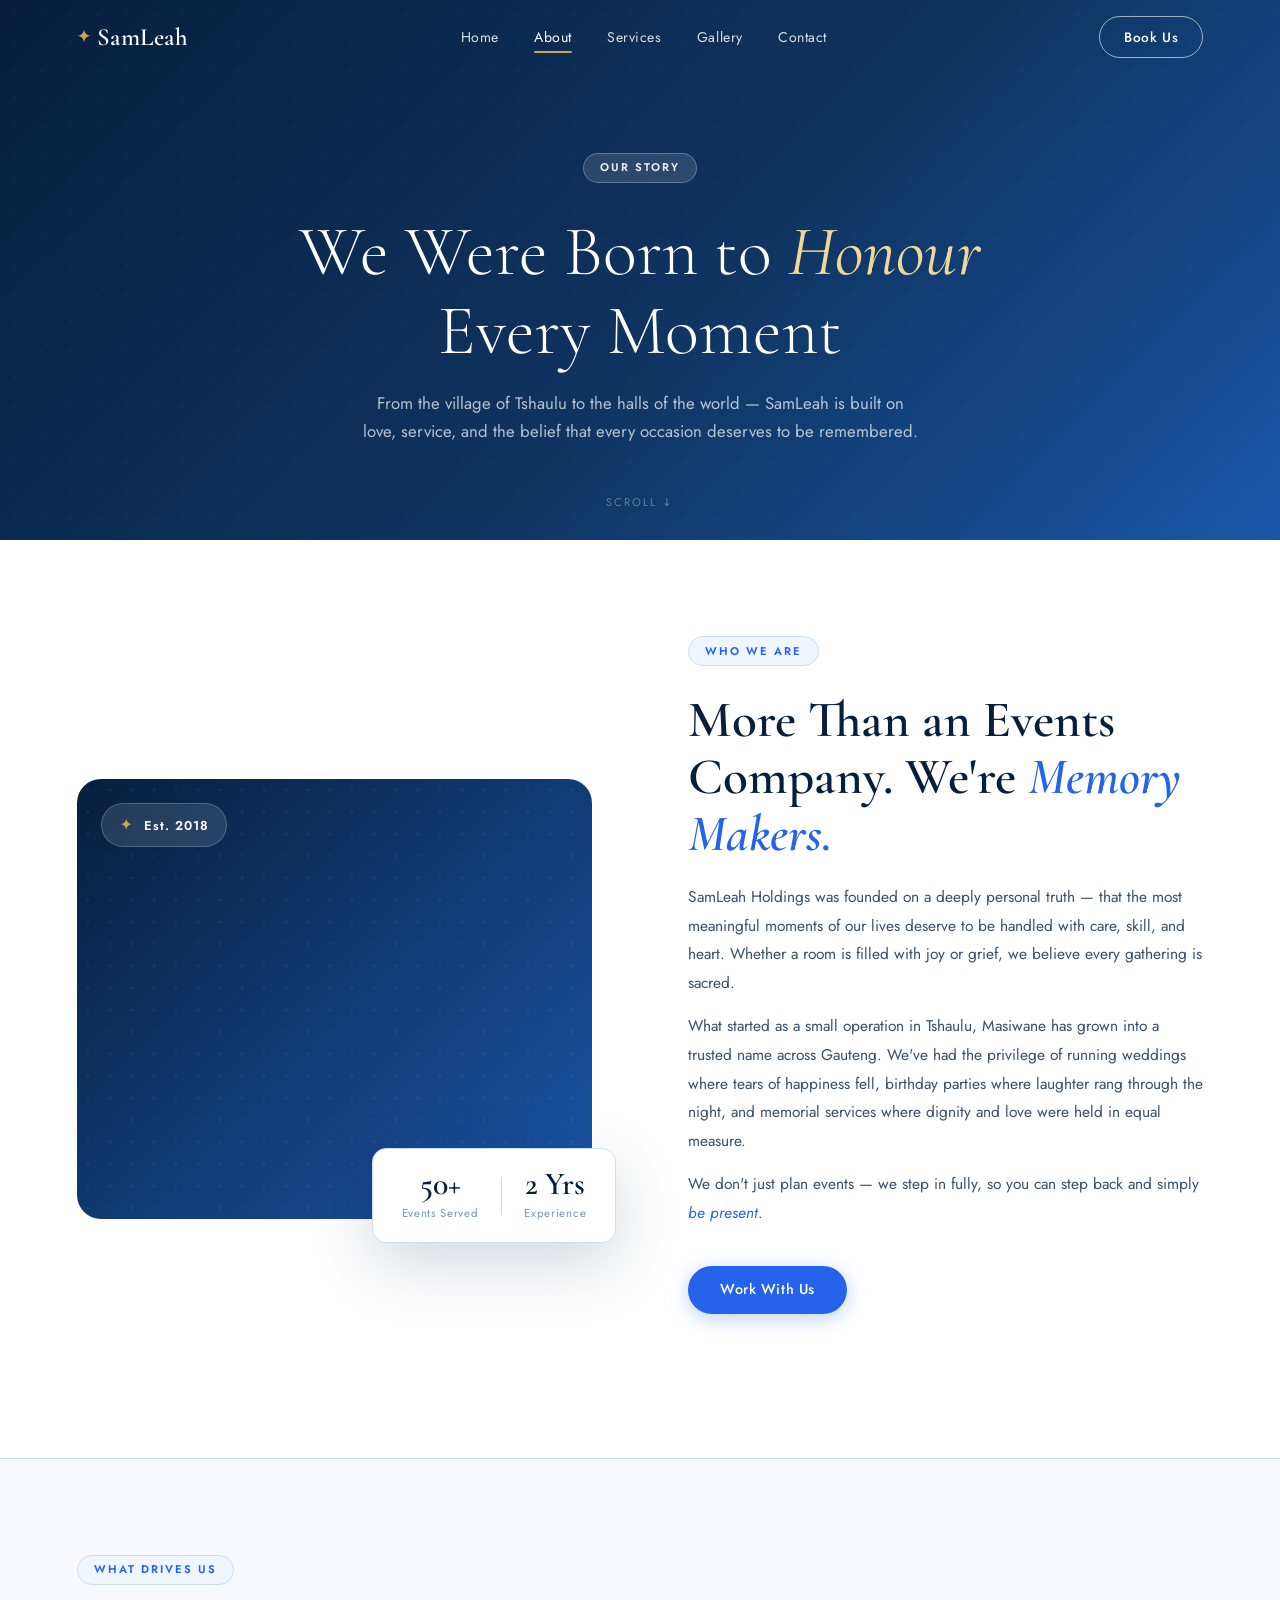
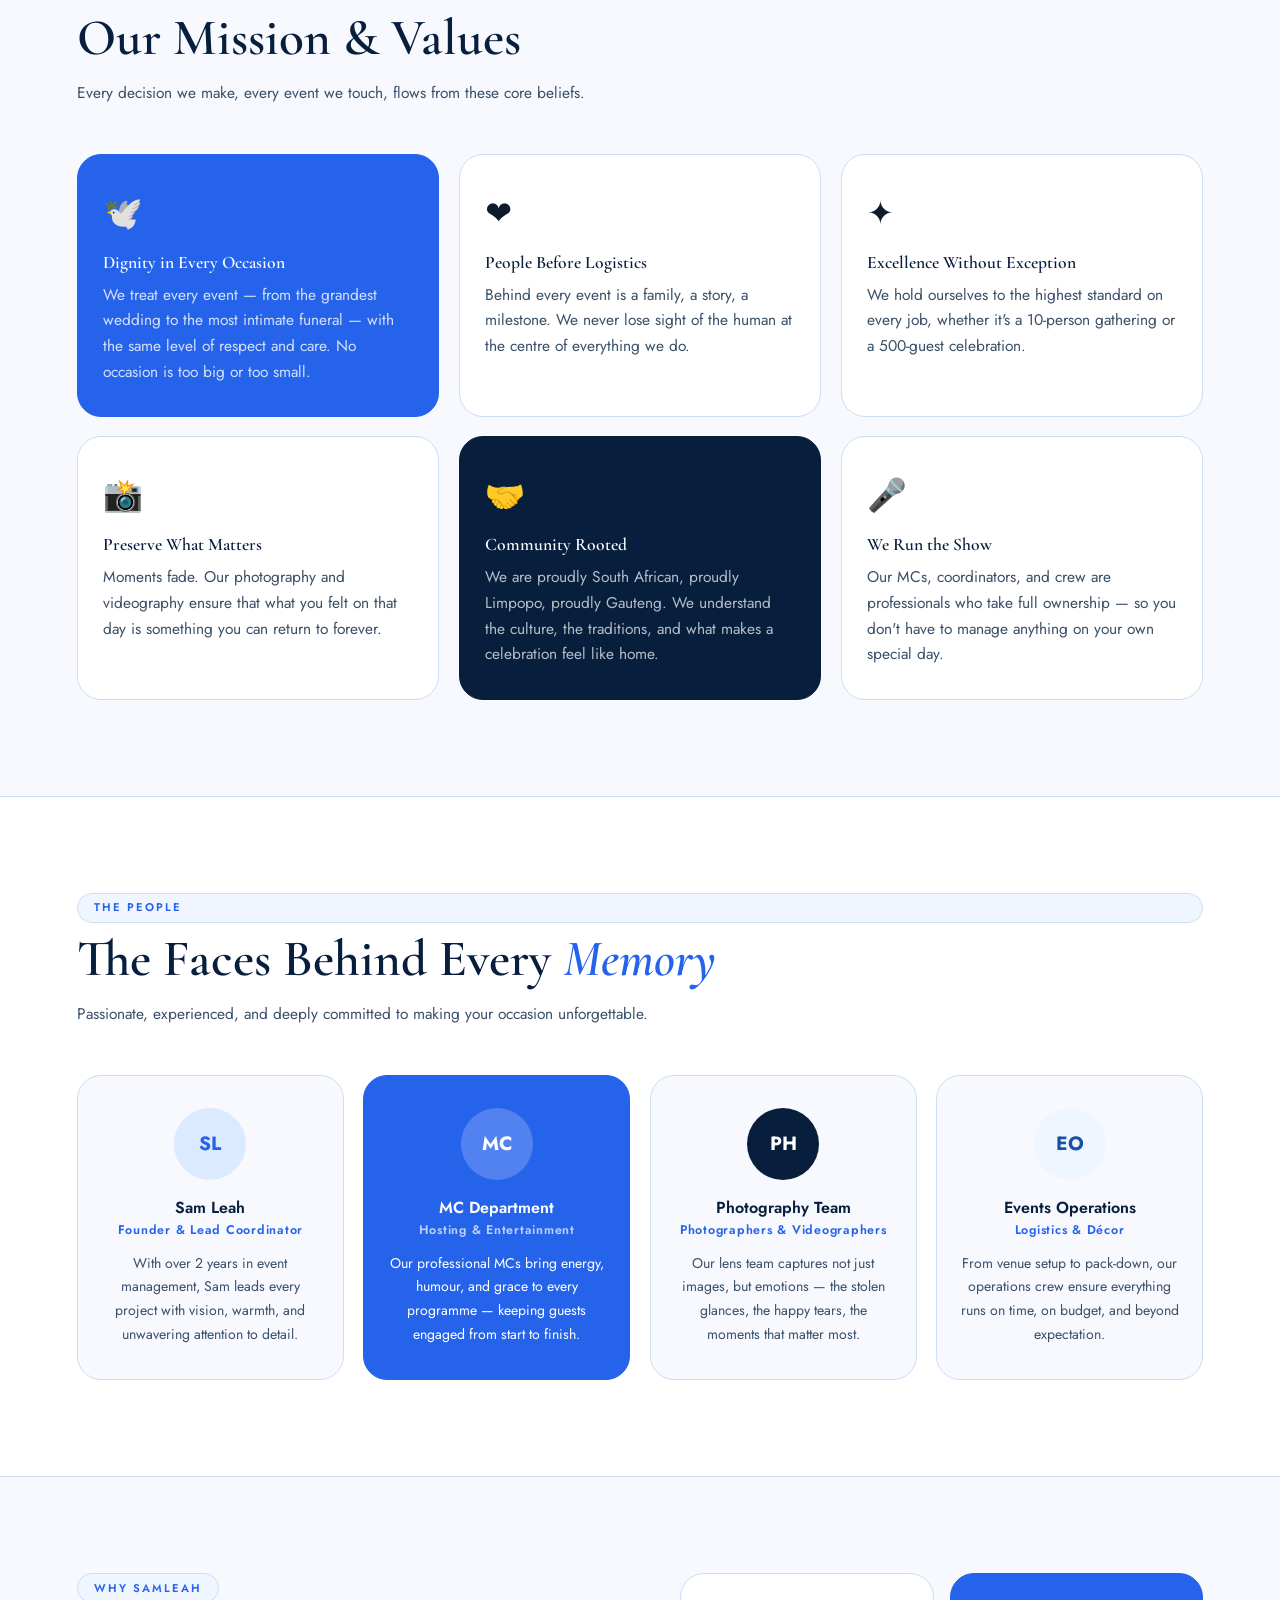
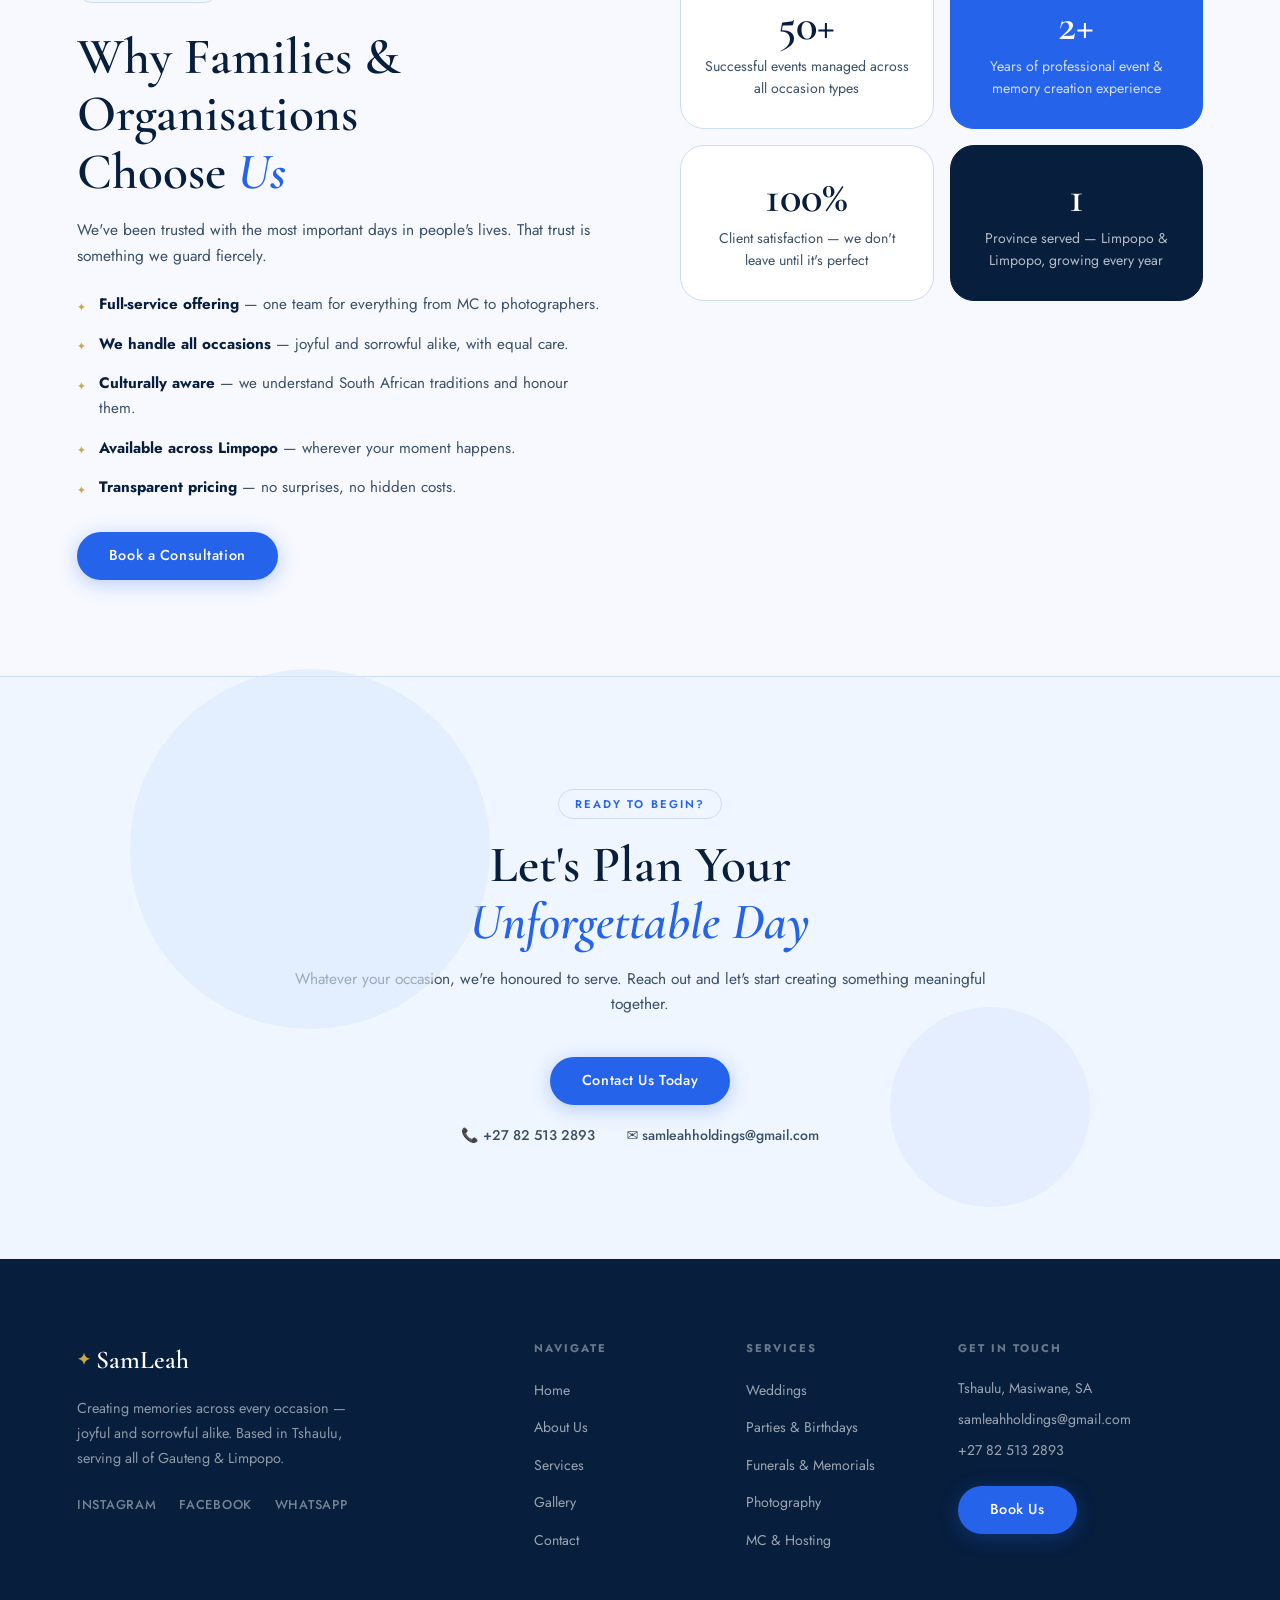
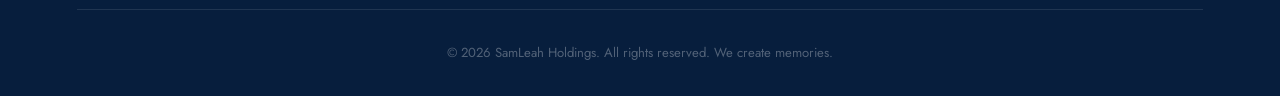
<file: about.html>
<!DOCTYPE html>
<html lang="en">

<head>
    <meta charset="UTF-8">
    <meta name="viewport" content="width=device-width, initial-scale=1.0">
    <title>About Us | SamLeah</title>
    <link rel="stylesheet" href="style.css">
    <link rel="preconnect" href="https://fonts.googleapis.com">
    <link
        href="https://fonts.googleapis.com/css2?family=Cormorant+Garamond:ital,wght@0,300;0,400;0,600;1,300;1,400&family=Jost:wght@300;400;500;600&display=swap"
        rel="stylesheet">
</head>

<body>

    <!-- NAV -->
    <nav class="navbar scrolled" id="navbar">
        <a href="index.html" class="nav-logo"><span class="logo-mark">✦</span> SamLeah</a>
        <ul class="nav-links" id="navLinks">
            <li><a href="index.html">Home</a></li>
            <li><a href="about.html" class="active">About</a></li>
            <li><a href="events.html">Services</a></li>
            <li><a href="gallery.html">Gallery</a></li>
            <li><a href="contact.html">Contact</a></li>
        </ul>
        <a href="contact.html" class="nav-cta">Book Us</a>
        <button class="hamburger" onclick="toggleMenu()" aria-label="Menu">
            <span></span><span></span><span></span>
        </button>
    </nav>

    <!-- PAGE HERO -->
    <section class="page-hero">
        <div class="ph-bg"></div>
        <div class="ph-content">
            <span class="section-tag light">Our Story</span>
            <h1>We Were Born to <em>Honour</em> Every Moment</h1>
            <p>From the village of Tshaulu to the halls of the world — SamLeah is built on love, service, and the belief
                that every occasion deserves to be remembered.</p>
        </div>
        <div class="ph-scroll-hint">scroll ↓</div>
    </section>

    <!-- ORIGIN STORY -->
    <section class="origin reveal-section">
        <div class="origin-inner">
            <div class="origin-img-block">
                <div class="oib-main">
                    <div class="oib-pattern"></div>
                    <div class="oib-badge"><span class="logo-mark">✦</span> Est. 2018</div>
                </div>
                <div class="oib-stat-card">
                    <div class="oib-stat"><strong>50+</strong><span>Events Served</span></div>
                    <div class="oib-sep"></div>
                    <div class="oib-stat"><strong>2 Yrs</strong><span>Experience</span></div>
                </div>
            </div>
            <div class="origin-text">
                <span class="section-tag">Who We Are</span>
                <h2>More Than an Events Company. We're <em>Memory Makers.</em></h2>
                <p>SamLeah Holdings was founded on a deeply personal truth — that the most meaningful moments of our
                    lives deserve to be handled with care, skill, and heart. Whether a room is filled with joy or grief,
                    we believe every gathering is sacred.</p>
                <p>What started as a small operation in Tshaulu, Masiwane has grown into a trusted name across Gauteng.
                    We've had the privilege of running weddings where tears of happiness fell, birthday parties where
                    laughter rang through the night, and memorial services where dignity and love were held in equal
                    measure.</p>
                <p>We don't just plan events — we step in fully, so you can step back and simply <em>be present</em>.
                </p>
                <a href="contact.html" class="btn-primary" style="margin-top:1.5rem;">Work With Us</a>
            </div>
        </div>
    </section>

    <!-- MISSION & VALUES -->
    <section class="values reveal-section">
        <div class="values-inner">
            <div class="values-header">
                <span class="section-tag">What Drives Us</span>
                <h2>Our Mission & Values</h2>
                <p>Every decision we make, every event we touch, flows from these core beliefs.</p>
            </div>
            <div class="values-grid">
                <div class="value-card vc-blue">
                    <div class="vc-icon">🕊️</div>
                    <h3>Dignity in Every Occasion</h3>
                    <p>We treat every event — from the grandest wedding to the most intimate funeral — with the same
                        level of respect and care. No occasion is too big or too small.</p>
                </div>
                <div class="value-card">
                    <div class="vc-icon">❤️</div>
                    <h3>People Before Logistics</h3>
                    <p>Behind every event is a family, a story, a milestone. We never lose sight of the human at the
                        centre of everything we do.</p>
                </div>
                <div class="value-card">
                    <div class="vc-icon">✦</div>
                    <h3>Excellence Without Exception</h3>
                    <p>We hold ourselves to the highest standard on every job, whether it's a 10-person gathering or a
                        500-guest celebration.</p>
                </div>
                <div class="value-card">
                    <div class="vc-icon">📸</div>
                    <h3>Preserve What Matters</h3>
                    <p>Moments fade. Our photography and videography ensure that what you felt on that day is something
                        you can return to forever.</p>
                </div>
                <div class="value-card vc-navy">
                    <div class="vc-icon">🤝</div>
                    <h3>Community Rooted</h3>
                    <p>We are proudly South African, proudly Limpopo, proudly Gauteng. We understand the culture, the
                        traditions, and what makes a celebration feel like home.</p>
                </div>
                <div class="value-card">
                    <div class="vc-icon">🎤</div>
                    <h3>We Run the Show</h3>
                    <p>Our MCs, coordinators, and crew are professionals who take full ownership — so you don't have to
                        manage anything on your own special day.</p>
                </div>
            </div>
        </div>
    </section>

    <!-- TEAM -->
    <section class="team reveal-section">
        <div class="team-inner">
            <span class="section-tag">The People</span>
            <h2>The Faces Behind Every <em>Memory</em></h2>
            <p class="team-sub">Passionate, experienced, and deeply committed to making your occasion unforgettable.</p>
            <div class="team-grid">
                <div class="team-card">
                    <div class="team-avatar ta-1"><span>SL</span></div>
                    <h4>Sam Leah</h4>
                    <span class="team-role">Founder & Lead Coordinator</span>
                    <p>With over 2 years in event management, Sam leads every project with vision, warmth, and
                        unwavering attention to detail.</p>
                </div>
                <div class="team-card tc-featured">
                    <div class="team-avatar ta-2"><span>MC</span></div>
                    <h4>MC Department</h4>
                    <span class="team-role">Hosting & Entertainment</span>
                    <p>Our professional MCs bring energy, humour, and grace to every programme — keeping guests engaged
                        from start to finish.</p>
                </div>
                <div class="team-card">
                    <div class="team-avatar ta-3"><span>PH</span></div>
                    <h4>Photography Team</h4>
                    <span class="team-role">Photographers & Videographers</span>
                    <p>Our lens team captures not just images, but emotions — the stolen glances, the happy tears, the
                        moments that matter most.</p>
                </div>
                <div class="team-card">
                    <div class="team-avatar ta-4"><span>EO</span></div>
                    <h4>Events Operations</h4>
                    <span class="team-role">Logistics & Décor</span>
                    <p>From venue setup to pack-down, our operations crew ensure everything runs on time, on budget, and
                        beyond expectation.</p>
                </div>
            </div>
        </div>
    </section>

    <!-- WHY CHOOSE US -->
    <section class="why-us reveal-section">
        <div class="why-inner">
            <div class="why-text">
                <span class="section-tag">Why SamLeah</span>
                <h2>Why Families &amp; Organisations<br>Choose <em>Us</em></h2>
                <p>We've been trusted with the most important days in people's lives. That trust is something we guard
                    fiercely.</p>
                <ul class="why-list">
                    <li><span class="wl-icon">✦</span>
                        <div><strong>Full-service offering</strong> — one team for everything from MC to photographers.</div>
                    </li>
                    <li><span class="wl-icon">✦</span>
                        <div><strong>We handle all occasions</strong> — joyful and sorrowful alike, with equal care.
                        </div>
                    </li>
                    <li><span class="wl-icon">✦</span>
                        <div><strong>Culturally aware</strong> — we understand South African traditions and honour them.
                        </div>
                    </li>
                    <li><span class="wl-icon">✦</span>
                        <div><strong>Available across Limpopo</strong> — wherever your moment happens.</div>
                    </li>
                    <li><span class="wl-icon">✦</span>
                        <div><strong>Transparent pricing</strong> — no surprises, no hidden costs.</div>
                    </li>
                </ul>
                <a href="contact.html" class="btn-primary" style="margin-top:2rem;">Book a Consultation</a>
            </div>
            <div class="why-certs">
                <div class="cert-card">
                    <div class="cert-num">50+</div>
                    <p>Successful events managed across all occasion types</p>
                </div>
                <div class="cert-card cc-blue">
                    <div class="cert-num">2+</div>
                    <p>Years of professional event &amp; memory creation experience</p>
                </div>
                <div class="cert-card">
                    <div class="cert-num">100%</div>
                    <p>Client satisfaction — we don't leave until it's perfect</p>
                </div>
                <div class="cert-card cc-navy">
                    <div class="cert-num">1</div>
                    <p>Province served — Limpopo &amp; Limpopo, growing every year</p>
                </div>
            </div>
        </div>
    </section>

    <!-- CTA -->
    <section class="cta-section reveal-section">
        <div class="cta-inner">
            <div class="cta-deco d1"></div>
            <div class="cta-deco d2"></div>
            <span class="section-tag">Ready to Begin?</span>
            <h2>Let's Plan Your<br><em>Unforgettable Day</em></h2>
            <p>Whatever your occasion, we're honoured to serve. Reach out and let's start creating something meaningful
                together.</p>
            <div class="cta-actions">
                <a href="contact.html" class="btn-primary">Contact Us Today</a>
                <div class="cta-contact-info">
                    <span>📞 +27 82 513 2893</span>
                    <span>✉ samleahholdings@gmail.com</span>
                </div>
            </div>
        </div>
    </section>

    <!-- FOOTER -->
    <footer class="footer">
        <div class="footer-top">
            <div class="footer-brand">
                <div class="footer-logo"><span class="logo-mark">✦</span> SamLeah</div>
                <p>Creating memories across every occasion — joyful and sorrowful alike. Based in Tshaulu, serving all
                    of Gauteng &amp; Limpopo.</p>
                <div class="social-links">
                    <a href="#">Instagram</a>
                    <a href="#">Facebook</a>
                    <a href="#">WhatsApp</a>
                </div>
            </div>
            <div class="footer-nav">
                <h5>Navigate</h5>
                <ul>
                    <li><a href="index.html">Home</a></li>
                    <li><a href="about.html">About Us</a></li>
                    <li><a href="events.html">Services</a></li>
                    <li><a href="gallery.html">Gallery</a></li>
                    <li><a href="contact.html">Contact</a></li>
                </ul>
            </div>
            <div class="footer-nav">
                <h5>Services</h5>
                <ul>
                    <li><a href="events.html">Weddings</a></li>
                    <li><a href="events.html">Parties &amp; Birthdays</a></li>
                    <li><a href="events.html">Funerals &amp; Memorials</a></li>
                    <li><a href="events.html">Photography</a></li>
                    <li><a href="events.html">MC &amp; Hosting</a></li>
                </ul>
            </div>
            <div class="footer-contact">
                <h5>Get In Touch</h5>
                <p>Tshaulu, Masiwane, SA</p>
                <p>samleahholdings@gmail.com</p>
                <p>+27 82 513 2893</p>
                <a href="contact.html" class="btn-primary" style="margin-top:1rem;display:inline-block;">Book Us</a>
            </div>
        </div>
        <div class="footer-bottom">
            <p>© 2026 SamLeah Holdings. All rights reserved. We create memories.</p>
        </div>
    </footer>

    <script>
        window.addEventListener('scroll', () => {
            document.getElementById('navbar').classList.toggle('scrolled', window.scrollY > 40);
        });
        function toggleMenu() {
            document.getElementById('navLinks').classList.toggle('open');
        }
        const observer = new IntersectionObserver((entries) => {
            entries.forEach(e => {
                if (e.isIntersecting) {
                    e.target.classList.add('in-view');
                    e.target.querySelectorAll('.value-card, .team-card, .cert-card, .pillar').forEach((el, i) => {
                        setTimeout(() => el.classList.add('in-view'), i * 100);
                    });
                }
            });
        }, { threshold: 0.08 });
        document.querySelectorAll('.reveal-section').forEach(s => observer.observe(s));
    </script>
</body>

</html>
</file>
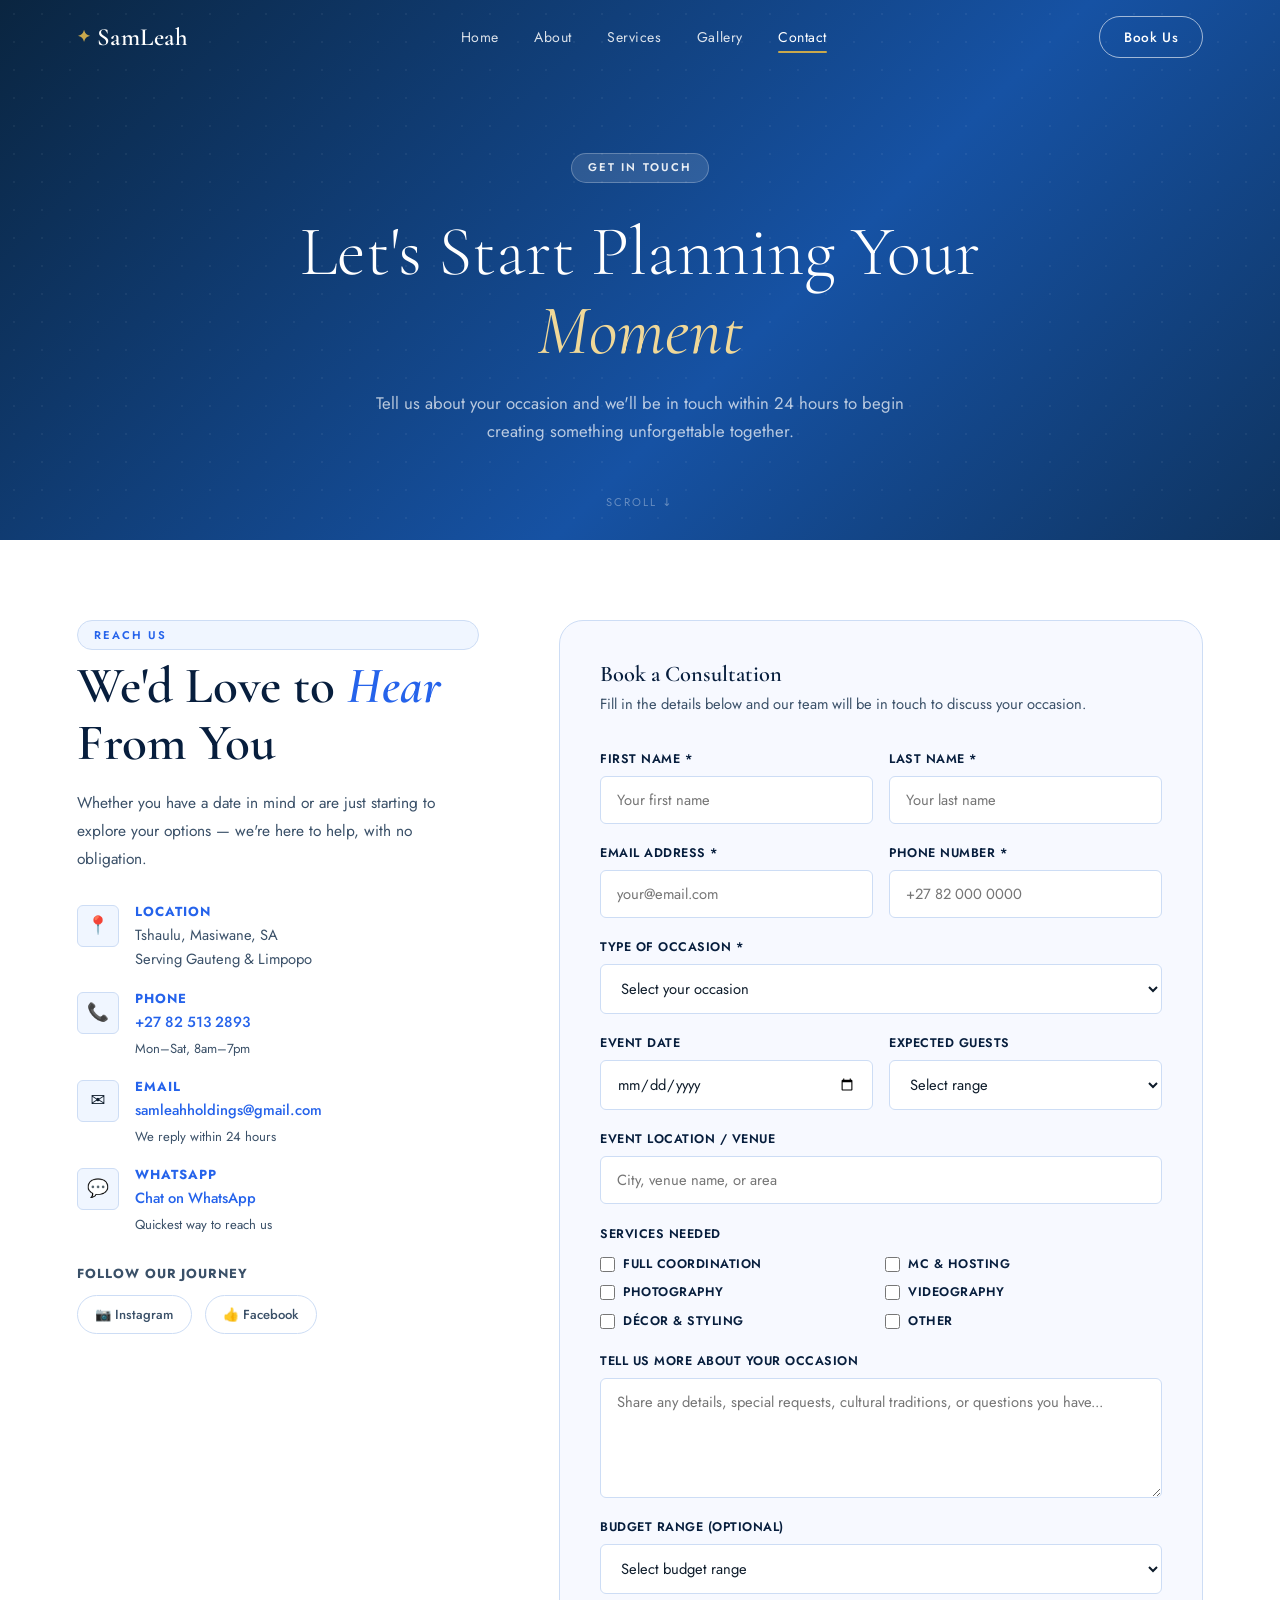
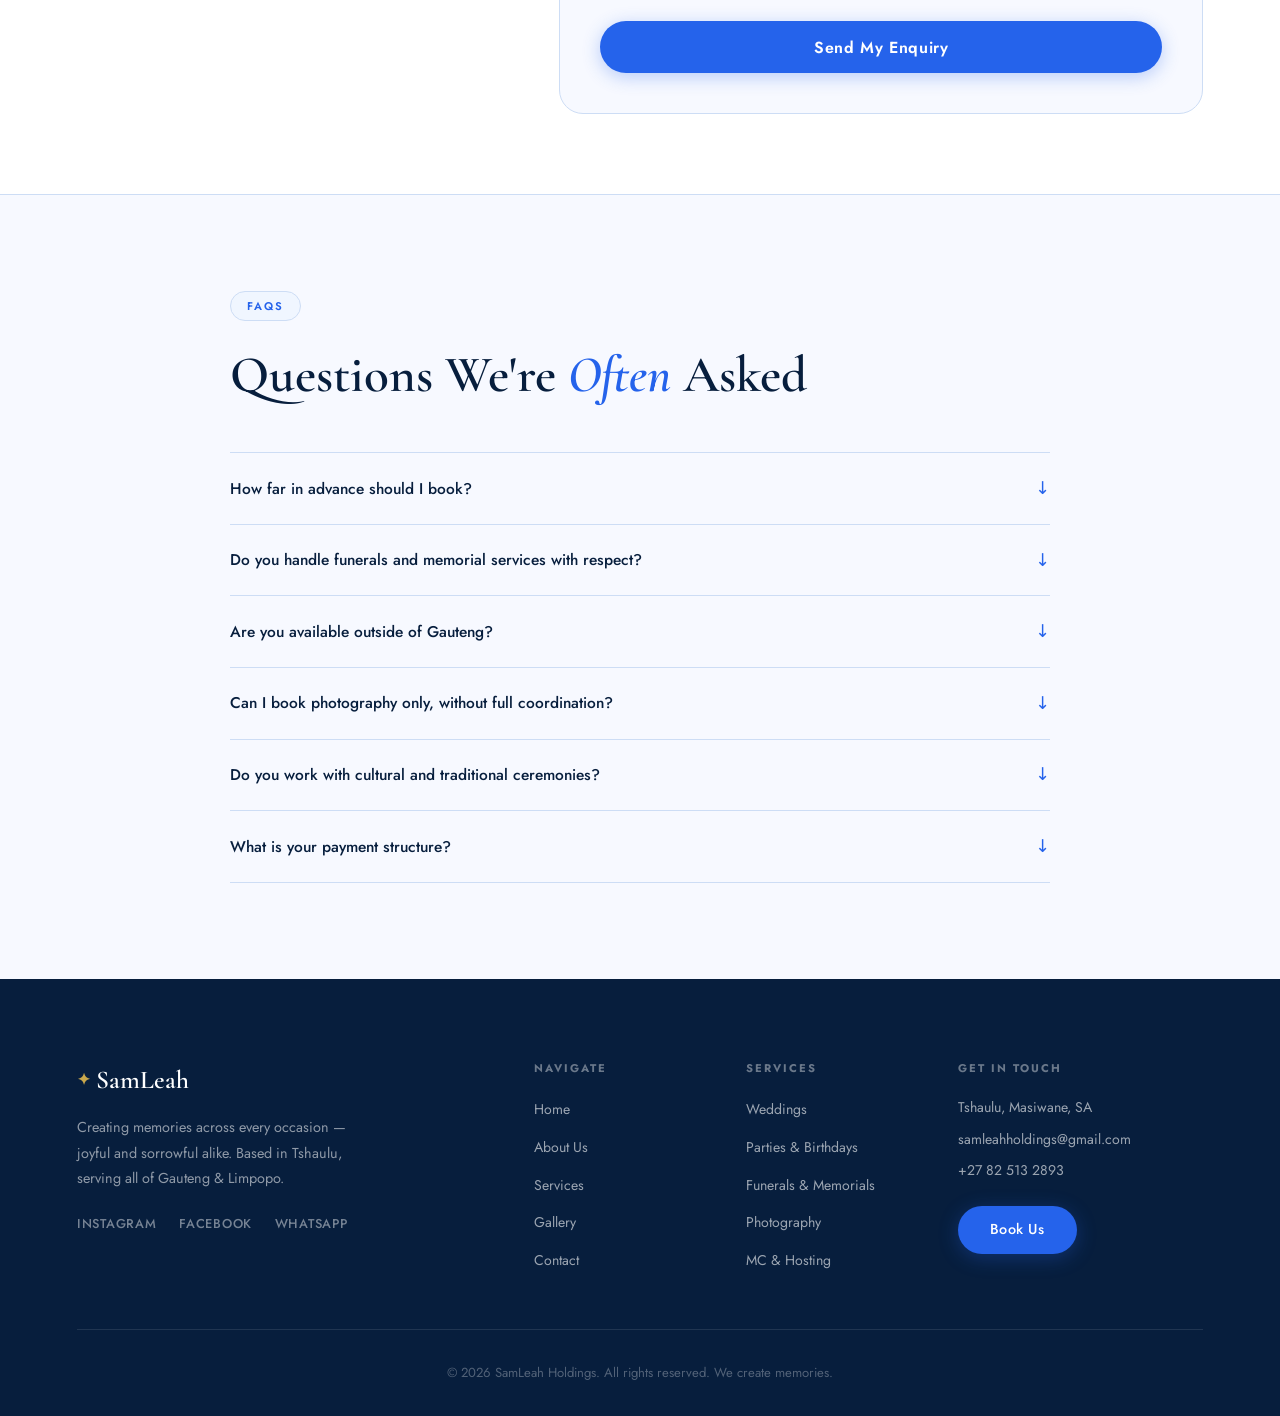
<file: contact.html>
<!DOCTYPE html>
<html lang="en">

<head>
    <meta charset="UTF-8">
    <meta name="viewport" content="width=device-width, initial-scale=1.0">
    <title>Contact | SamLeah</title>
    <link rel="stylesheet" href="style.css">
    <link rel="preconnect" href="https://fonts.googleapis.com">
    <link
        href="https://fonts.googleapis.com/css2?family=Cormorant+Garamond:ital,wght@0,300;0,400;0,600;1,300;1,400&family=Jost:wght@300;400;500;600&display=swap"
        rel="stylesheet">
</head>

<body>

    <nav class="navbar scrolled" id="navbar">
        <a href="index.html" class="nav-logo"><span class="logo-mark">✦</span> SamLeah</a>
        <ul class="nav-links" id="navLinks">
            <li><a href="index.html">Home</a></li>
            <li><a href="about.html">About</a></li>
            <li><a href="events.html">Services</a></li>
            <li><a href="gallery.html">Gallery</a></li>
            <li><a href="contact.html" class="active">Contact</a></li>
        </ul>
        <a href="contact.html" class="nav-cta">Book Us</a>
        <button class="hamburger" onclick="toggleMenu()" aria-label="Menu">
            <span></span><span></span><span></span>
        </button>
    </nav>

    <!-- PAGE HERO -->
    <section class="page-hero ph-contact">
        <div class="ph-bg"></div>
        <div class="ph-content">
            <span class="section-tag light">Get In Touch</span>
            <h1>Let's Start Planning Your <em>Moment</em></h1>
            <p>Tell us about your occasion and we'll be in touch within 24 hours to begin creating something
                unforgettable together.</p>
        </div>
        <div class="ph-scroll-hint">scroll ↓</div>
    </section>

    <!-- CONTACT MAIN -->
    <section class="contact-main reveal-section">
        <div class="cm-inner">

            <!-- CONTACT INFO SIDEBAR -->
            <div class="cm-info">
                <span class="section-tag">Reach Us</span>
                <h2>We'd Love to <em>Hear</em> From You</h2>
                <p>Whether you have a date in mind or are just starting to explore your options — we're here to help,
                    with no obligation.</p>

                <div class="ci-items">
                    <div class="ci-item">
                        <div class="ci-icon">📍</div>
                        <div>
                            <h4>Location</h4>
                            <p>Tshaulu, Masiwane, SA<br>Serving Gauteng &amp; Limpopo</p>
                        </div>
                    </div>
                    <div class="ci-item">
                        <div class="ci-icon">📞</div>
                        <div>
                            <h4>Phone</h4>
                            <p><a href="tel:+27825132893">+27 82 513 2893</a></p>
                            <p style="font-size:.82rem;margin-top:.2rem;">Mon–Sat, 8am–7pm</p>
                        </div>
                    </div>
                    <div class="ci-item">
                        <div class="ci-icon">✉</div>
                        <div>
                            <h4>Email</h4>
                            <p><a href="mailto:samleahholdings@gmail.com">samleahholdings@gmail.com</a></p>
                            <p style="font-size:.82rem;margin-top:.2rem;">We reply within 24 hours</p>
                        </div>
                    </div>
                    <div class="ci-item">
                        <div class="ci-icon">💬</div>
                        <div>
                            <h4>WhatsApp</h4>
                            <p><a href="https://wa.me/27825132893">Chat on WhatsApp</a></p>
                            <p style="font-size:.82rem;margin-top:.2rem;">Quickest way to reach us</p>
                        </div>
                    </div>
                </div>

                <div class="ci-social">
                    <h4>Follow Our Journey</h4>
                    <div class="ci-social-links">
                        <a href="#" class="csl-item">📷 Instagram</a>
                        <a href="#" class="csl-item">👍 Facebook</a>
                    </div>
                </div>
            </div>

            <!-- BOOKING FORM -->
            <div class="cm-form-wrap">
                <div class="cm-form-header">
                    <h3>Book a Consultation</h3>
                    <p>Fill in the details below and our team will be in touch to discuss your occasion.</p>
                </div>
                <form class="cm-form" id="contactForm" onsubmit="handleSubmit(event)">
                    <div class="cf-row">
                        <div class="cf-group">
                            <label for="fname">First Name *</label>
                            <input type="text" id="fname" placeholder="Your first name" required>
                        </div>
                        <div class="cf-group">
                            <label for="lname">Last Name *</label>
                            <input type="text" id="lname" placeholder="Your last name" required>
                        </div>
                    </div>
                    <div class="cf-row">
                        <div class="cf-group">
                            <label for="email">Email Address *</label>
                            <input type="email" id="email" placeholder="your@email.com" required>
                        </div>
                        <div class="cf-group">
                            <label for="phone">Phone Number *</label>
                            <input type="tel" id="phone" placeholder="+27 82 000 0000" required>
                        </div>
                    </div>
                    <div class="cf-group">
                        <label for="occasion">Type of Occasion *</label>
                        <select id="occasion" required>
                            <option value="" disabled selected>Select your occasion</option>
                            <option value="wedding">Wedding</option>
                            <option value="birthday">Birthday / Party</option>
                            <option value="funeral">Funeral / Memorial Service</option>
                            <option value="corporate">Corporate Event</option>
                            <option value="photography">Photography Only</option>
                            <option value="mc">MC / Hosting Only</option>
                            <option value="other">Other</option>
                        </select>
                    </div>
                    <div class="cf-row">
                        <div class="cf-group">
                            <label for="date">Event Date</label>
                            <input type="date" id="date">
                        </div>
                        <div class="cf-group">
                            <label for="guests">Expected Guests</label>
                            <select id="guests">
                                <option value="" disabled selected>Select range</option>
                                <option>Under 50</option>
                                <option>50 – 100</option>
                                <option>100 – 200</option>
                                <option>200 – 500</option>
                                <option>500+</option>
                            </select>
                        </div>
                    </div>
                    <div class="cf-group">
                        <label for="location">Event Location / Venue</label>
                        <input type="text" id="location" placeholder="City, venue name, or area">
                    </div>
                    <div class="cf-group">
                        <label for="services">Services Needed</label>
                        <div class="cf-checkboxes">
                            <label class="cf-check"><input type="checkbox" value="coordination"> Full
                                Coordination</label>
                            <label class="cf-check"><input type="checkbox" value="mc"> MC &amp; Hosting</label>
                            <label class="cf-check"><input type="checkbox" value="photography"> Photography</label>
                            <label class="cf-check"><input type="checkbox" value="videography"> Videography</label>
                            <label class="cf-check"><input type="checkbox" value="decor"> Décor &amp; Styling</label>
                            <label class="cf-check"><input type="checkbox" value="other"> Other</label>
                        </div>
                    </div>
                    <div class="cf-group">
                        <label for="message">Tell Us More About Your Occasion</label>
                        <textarea id="message" rows="4"
                            placeholder="Share any details, special requests, cultural traditions, or questions you have..."></textarea>
                    </div>
                    <div class="cf-group">
                        <label for="budget">Budget Range (Optional)</label>
                        <select id="budget">
                            <option value="" disabled selected>Select budget range</option>
                            <option>Under R5,000</option>
                            <option>R5,000 – R15,000</option>
                            <option>R15,000 – R30,000</option>
                            <option>R30,000 – R50,000</option>
                            <option>R50,000+</option>
                            <option>Prefer to discuss</option>
                        </select>
                    </div>
                    <button type="submit" class="cf-submit">
                        <span id="submitText">Send My Enquiry</span>
                        <span id="submitSpinner" style="display:none;">Sending...</span>
                    </button>
                </form>
                <div class="cf-success" id="successMsg" style="display:none;">
                    <div class="cs-icon">✦</div>
                    <h3>Thank You!</h3>
                    <p>We've received your enquiry and will be in touch within 24 hours to discuss your occasion. We
                        look forward to creating something beautiful with you.</p>
                    <a href="index.html" class="btn-primary" style="margin-top:1.5rem;">Back to Home</a>
                </div>
            </div>

        </div>
    </section>

    <!-- FAQ -->
    <section class="faq-section reveal-section">
        <div class="faq-inner">
            <div class="faq-header">
                <span class="section-tag">FAQs</span>
                <h2>Questions We're <em>Often</em> Asked</h2>
            </div>
            <div class="faq-list">
                <div class="faq-item" onclick="toggleFaq(this)">
                    <div class="faq-q"><span>How far in advance should I book?</span><span class="faq-arr">↓</span>
                    </div>
                    <div class="faq-a">For weddings, we recommend booking at least 3–6 months in advance. For parties
                        and other events, 4–8 weeks is usually sufficient. For urgent bookings, contact us directly and
                        we'll do our best to accommodate you.</div>
                </div>
                <div class="faq-item" onclick="toggleFaq(this)">
                    <div class="faq-q"><span>Do you handle funerals and memorial services with respect?</span><span
                            class="faq-arr">↓</span></div>
                    <div class="faq-a">Absolutely. Funerals and memorials are sacred occasions and we treat them with
                        the utmost dignity. Our team is trained to be compassionate, unobtrusive, and professional
                        throughout, honouring both the deceased and the family.</div>
                </div>
                <div class="faq-item" onclick="toggleFaq(this)">
                    <div class="faq-q"><span>Are you available outside of Gauteng?</span><span class="faq-arr">↓</span>
                    </div>
                    <div class="faq-a">Yes! We are based in Tshaulu, Masiwane and regularly serve both Gauteng and
                        Limpopo. Travel to other provinces can be arranged — please mention your location when you
                        enquire.</div>
                </div>
                <div class="faq-item" onclick="toggleFaq(this)">
                    <div class="faq-q"><span>Can I book photography only, without full coordination?</span><span
                            class="faq-arr">↓</span></div>
                    <div class="faq-a">Yes. Our photography and MC services are available as standalone bookings. You
                        don't need to take the full package — we'll tailor our offering to exactly what you need.</div>
                </div>
                <div class="faq-item" onclick="toggleFaq(this)">
                    <div class="faq-q"><span>Do you work with cultural and traditional ceremonies?</span><span
                            class="faq-arr">↓</span></div>
                    <div class="faq-a">Yes, proudly. We understand and honour South African cultural traditions — from
                        Venda lobola ceremonies to Zulu weddings and everything in between. Our team includes
                        multilingual hosts who can conduct programmes in your preferred language.</div>
                </div>
                <div class="faq-item" onclick="toggleFaq(this)">
                    <div class="faq-q"><span>What is your payment structure?</span><span class="faq-arr">↓</span></div>
                    <div class="faq-a">We typically require a deposit to secure your date, with the balance due closer
                        to the event. Exact terms are outlined in our service agreement, which we'll share after your
                        initial consultation.</div>
                </div>
            </div>
        </div>
    </section>

    <!-- FOOTER -->
    <footer class="footer">
        <div class="footer-top">
            <div class="footer-brand">
                <div class="footer-logo"><span class="logo-mark">✦</span> SamLeah</div>
                <p>Creating memories across every occasion — joyful and sorrowful alike. Based in Tshaulu, serving all
                    of Gauteng &amp; Limpopo.</p>
                <div class="social-links">
                    <a href="#">Instagram</a>
                    <a href="#">Facebook</a>
                    <a href="#">WhatsApp</a>
                </div>
            </div>
            <div class="footer-nav">
                <h5>Navigate</h5>
                <ul>
                    <li><a href="index.html">Home</a></li>
                    <li><a href="about.html">About Us</a></li>
                    <li><a href="events.html">Services</a></li>
                    <li><a href="gallery.html">Gallery</a></li>
                    <li><a href="contact.html">Contact</a></li>
                </ul>
            </div>
            <div class="footer-nav">
                <h5>Services</h5>
                <ul>
                    <li><a href="events.html#weddings">Weddings</a></li>
                    <li><a href="events.html#parties">Parties &amp; Birthdays</a></li>
                    <li><a href="events.html#funerals">Funerals &amp; Memorials</a></li>
                    <li><a href="events.html#photography">Photography</a></li>
                    <li><a href="events.html#mc">MC &amp; Hosting</a></li>
                </ul>
            </div>
            <div class="footer-contact">
                <h5>Get In Touch</h5>
                <p>Tshaulu, Masiwane, SA</p>
                <p>samleahholdings@gmail.com</p>
                <p>+27 82 513 2893</p>
                <a href="contact.html" class="btn-primary" style="margin-top:1rem;display:inline-block;">Book Us</a>
            </div>
        </div>
        <div class="footer-bottom">
            <p>© 2026 SamLeah Holdings. All rights reserved. We create memories.</p>
        </div>
    </footer>

    <script>
        window.addEventListener('scroll', () => {
            document.getElementById('navbar').classList.toggle('scrolled', window.scrollY > 40);
        });
        function toggleMenu() {
            document.getElementById('navLinks').classList.toggle('open');
        }
        function handleSubmit(e) {
            e.preventDefault();
            document.getElementById('submitText').style.display = 'none';
            document.getElementById('submitSpinner').style.display = 'inline';
            setTimeout(() => {
                document.getElementById('contactForm').style.display = 'none';
                document.getElementById('successMsg').style.display = 'flex';
            }, 1200);
        }
        function toggleFaq(item) {
            const isOpen = item.classList.contains('open');
            document.querySelectorAll('.faq-item').forEach(f => f.classList.remove('open'));
            if (!isOpen) item.classList.add('open');
        }
        const observer = new IntersectionObserver(entries => {
            entries.forEach(e => { if (e.isIntersecting) e.target.classList.add('in-view'); });
        }, { threshold: 0.08 });
        document.querySelectorAll('.reveal-section').forEach(s => observer.observe(s));
    </script>
</body>

</html>
</file>
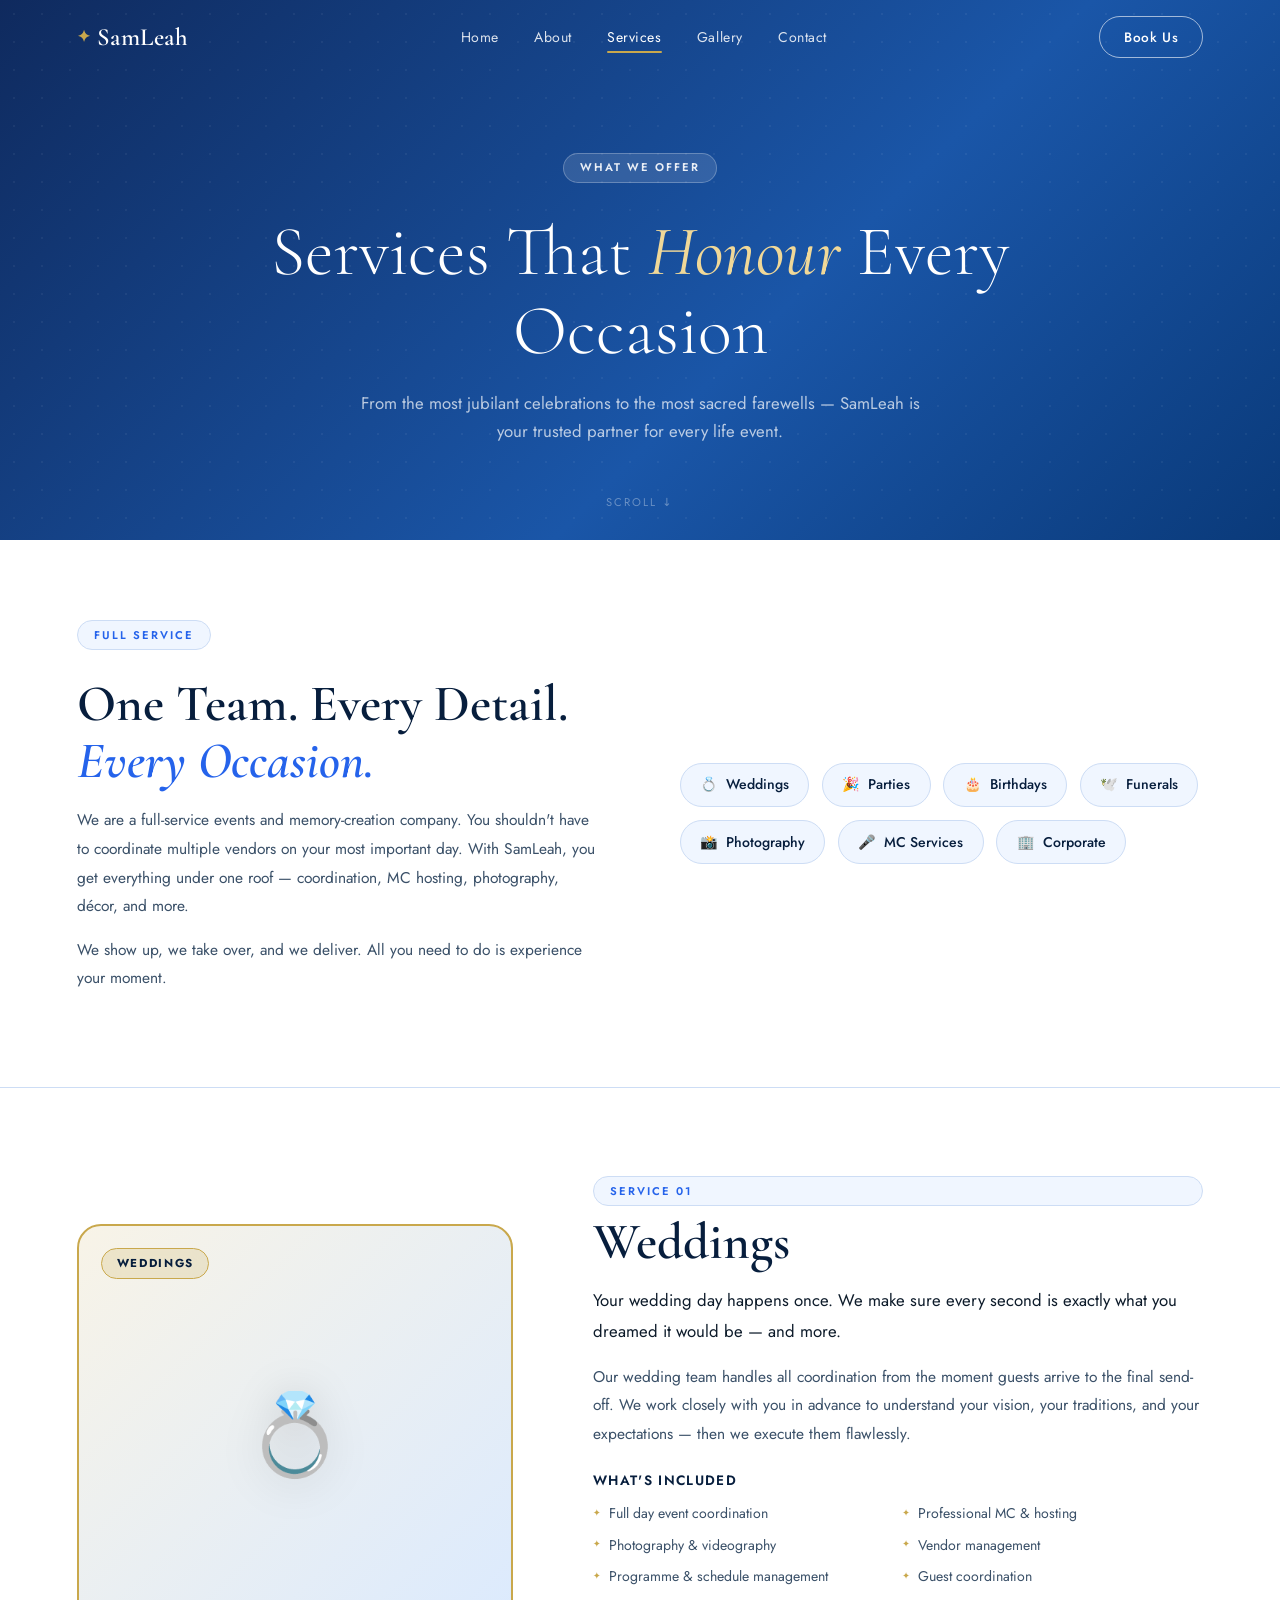
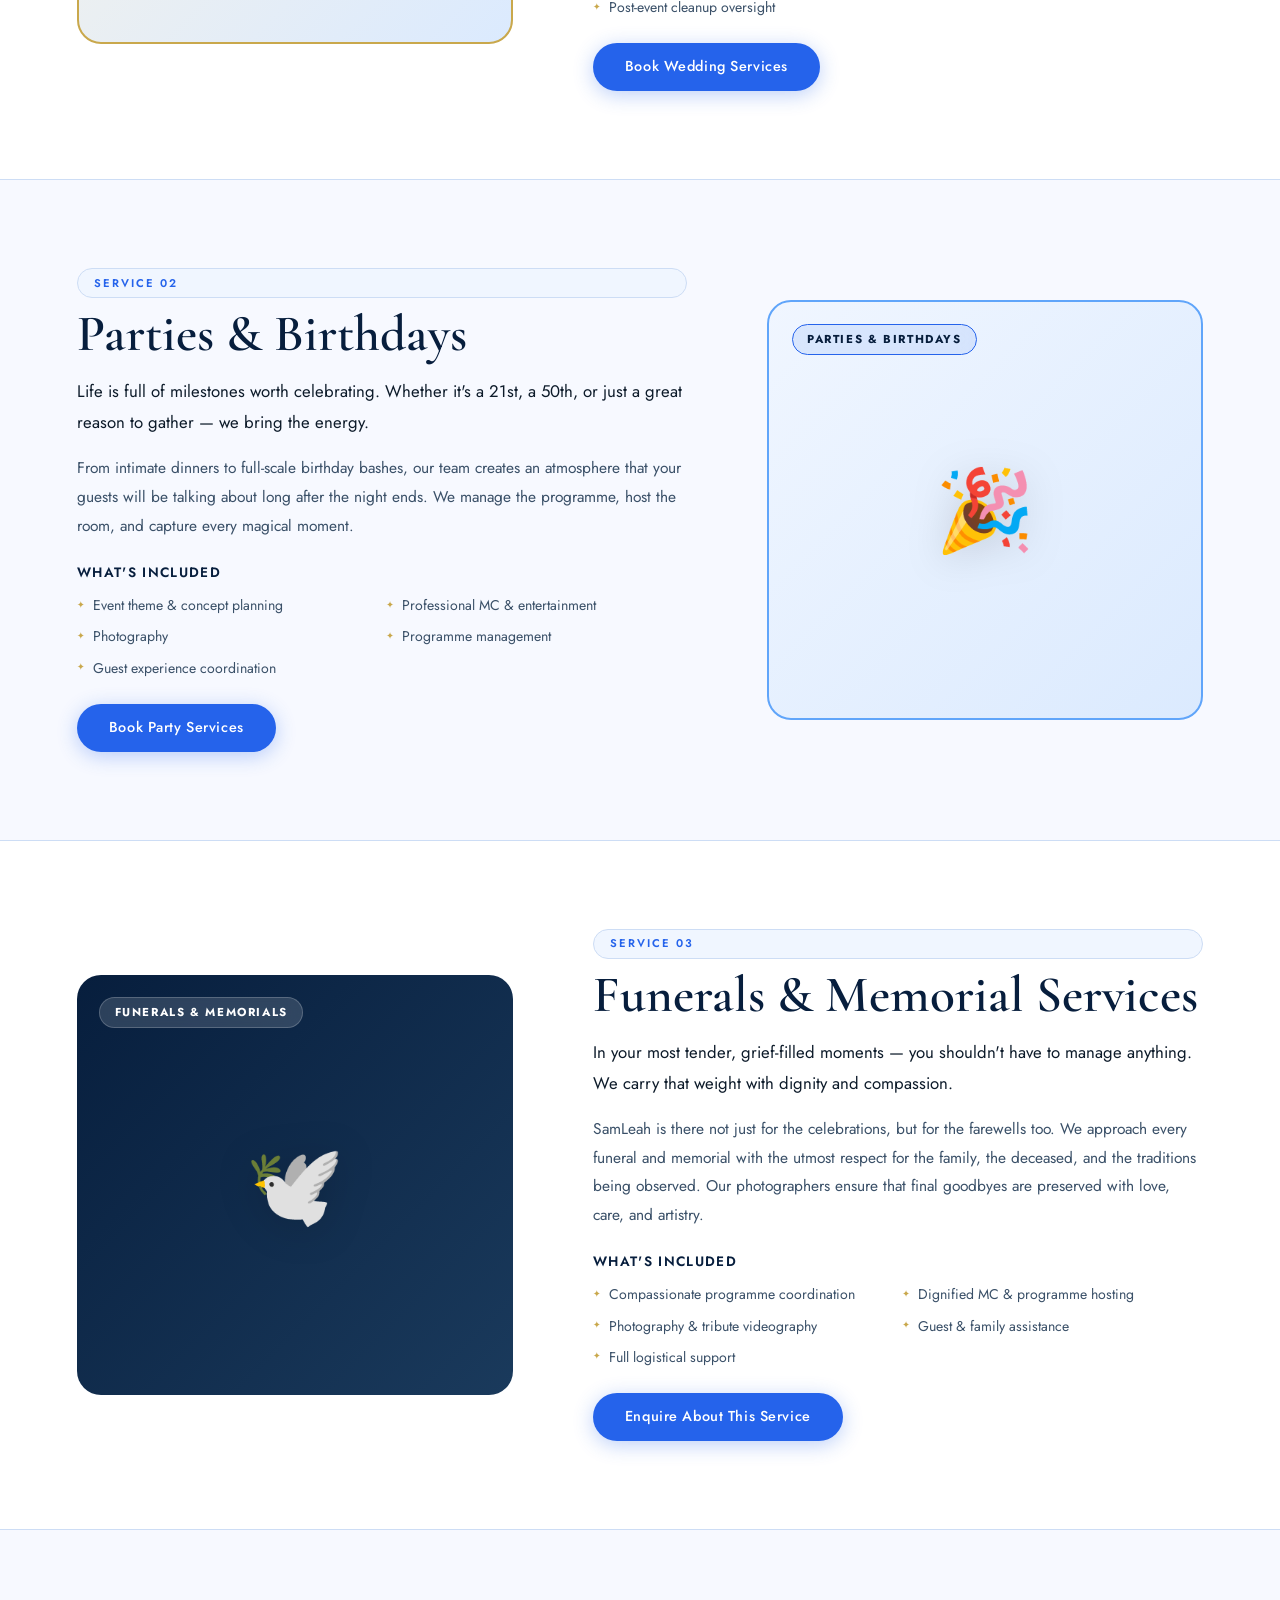
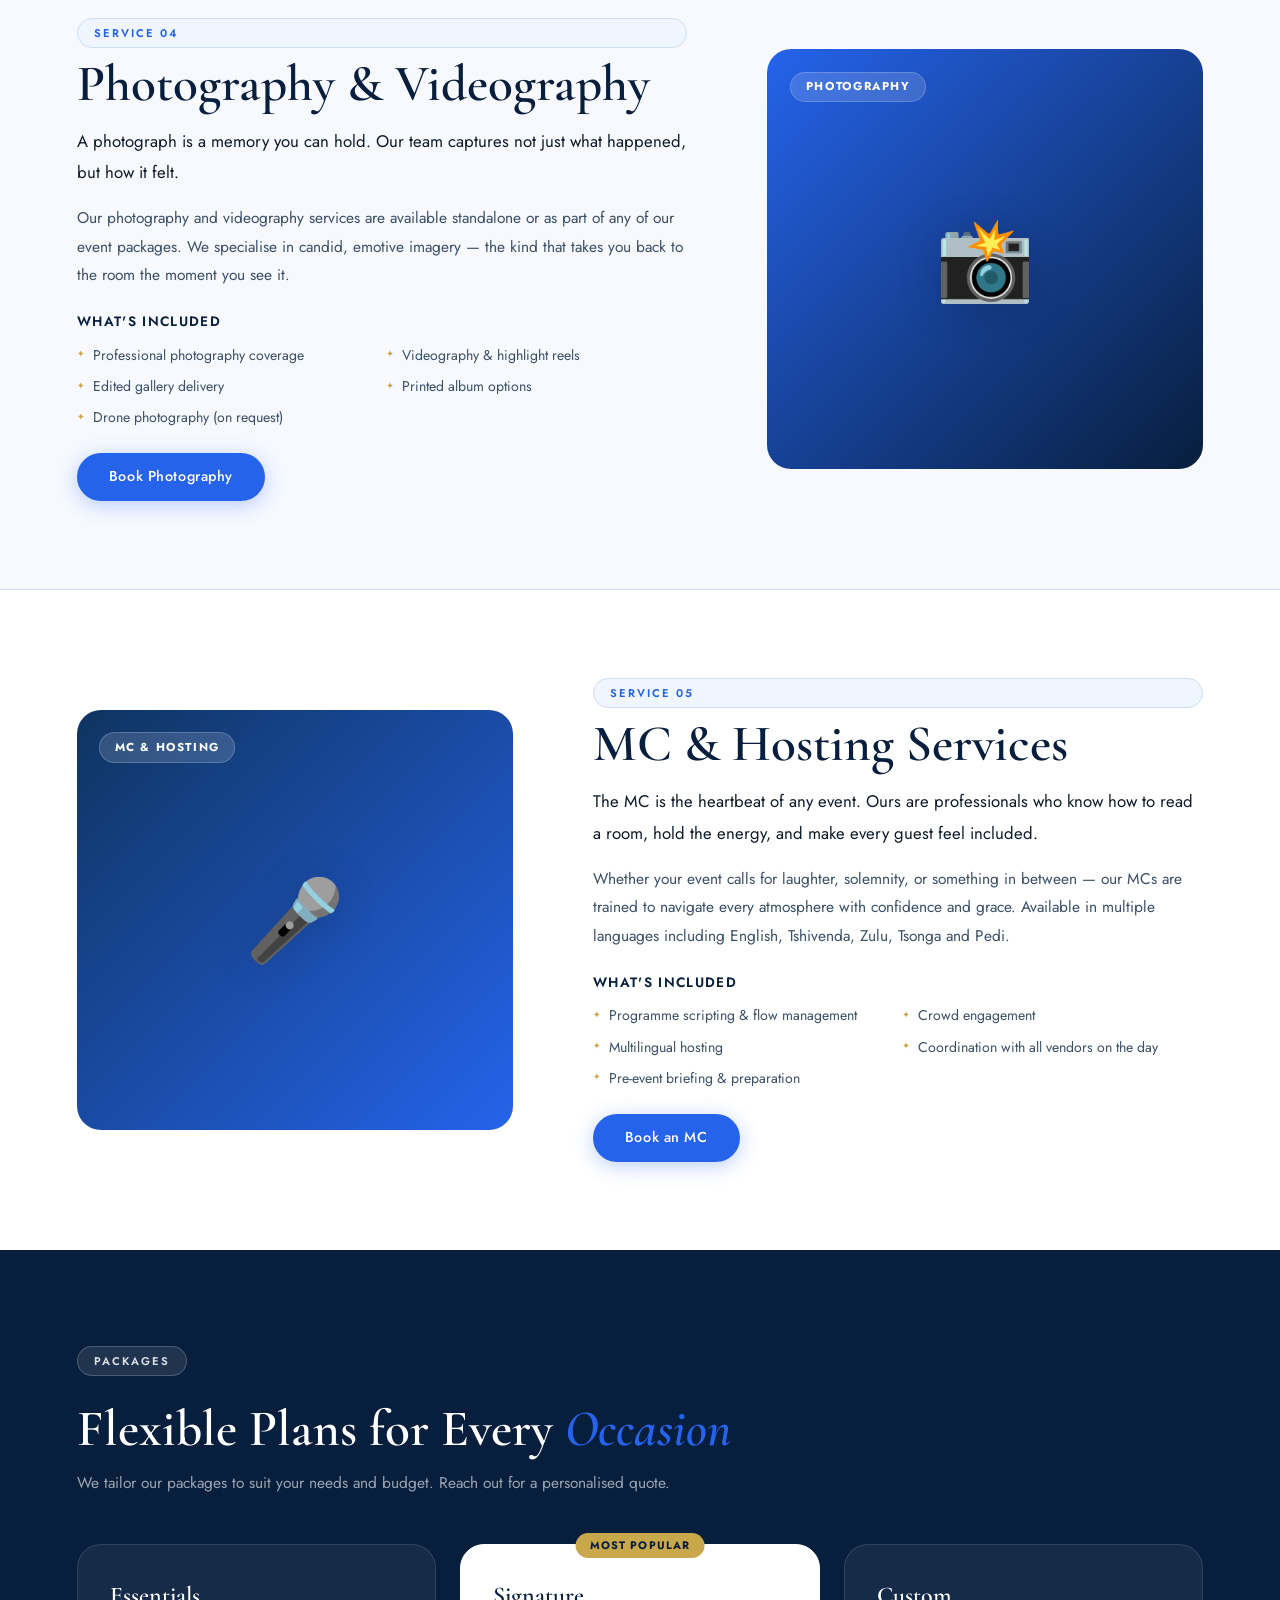
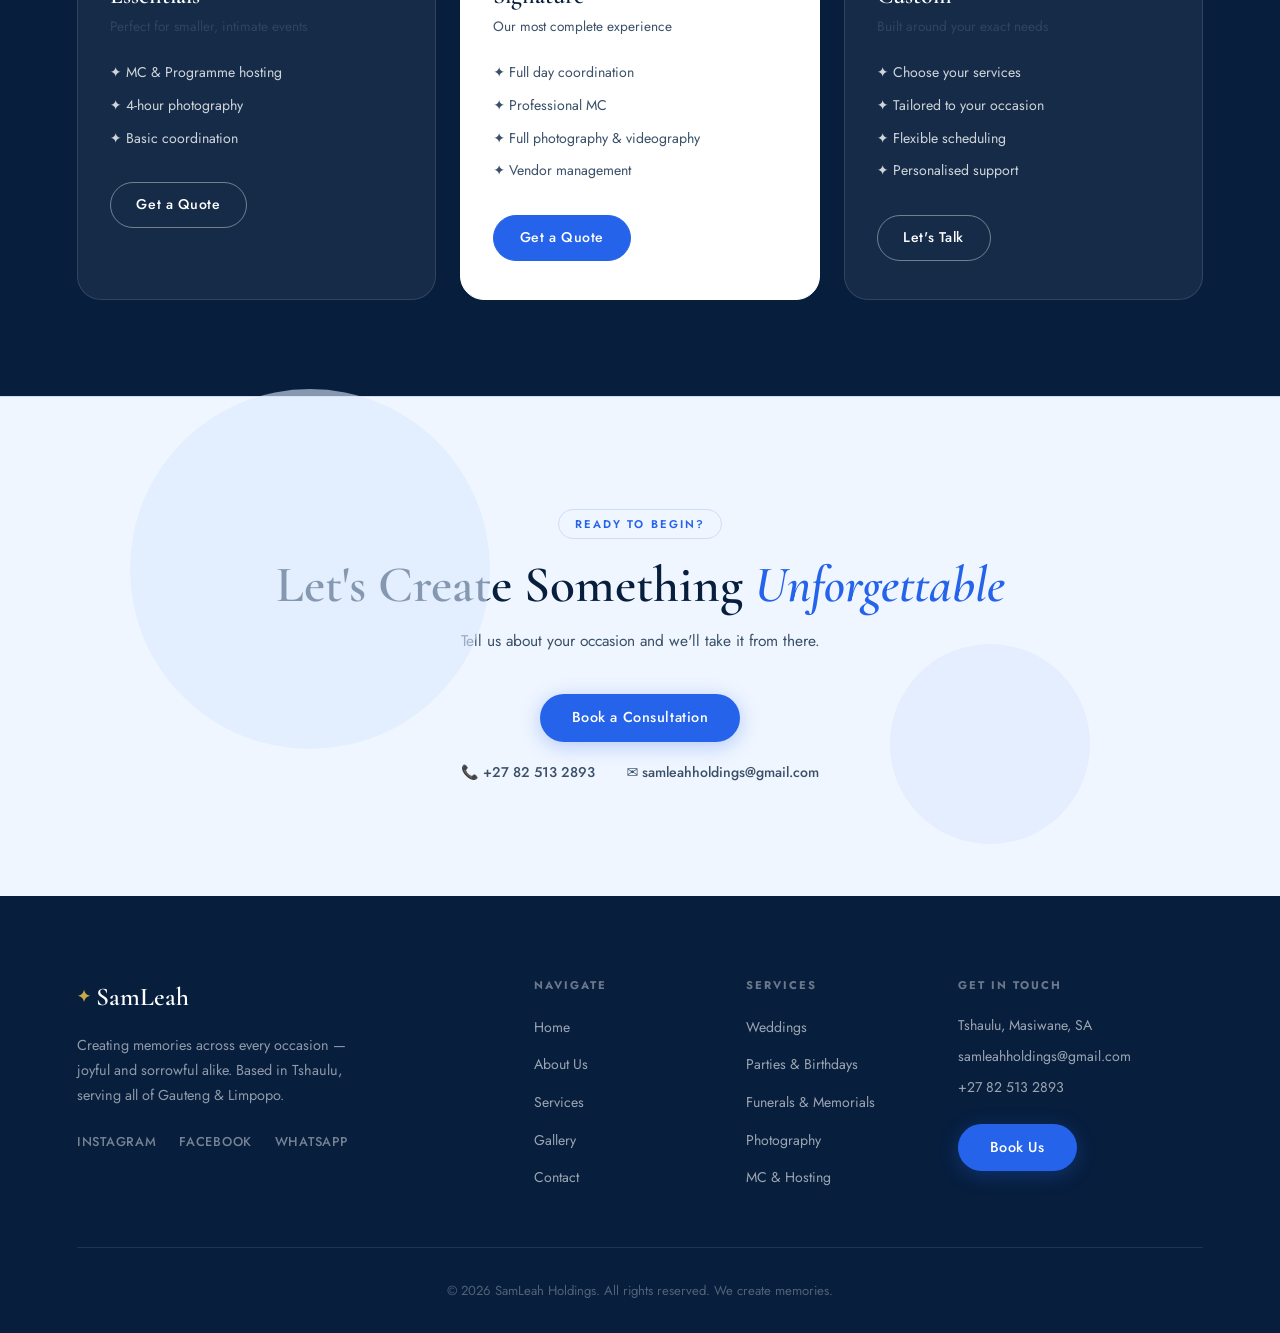
<file: events.html>
<!DOCTYPE html>
<html lang="en">

<head>
    <meta charset="UTF-8">
    <meta name="viewport" content="width=device-width, initial-scale=1.0">
    <title>Services | SamLeah</title>
    <link rel="stylesheet" href="style.css">
    <link rel="preconnect" href="https://fonts.googleapis.com">
    <link
        href="https://fonts.googleapis.com/css2?family=Cormorant+Garamond:ital,wght@0,300;0,400;0,600;1,300;1,400&family=Jost:wght@300;400;500;600&display=swap"
        rel="stylesheet">
</head>

<body>

    <nav class="navbar scrolled" id="navbar">
        <a href="index.html" class="nav-logo"><span class="logo-mark">✦</span> SamLeah</a>
        <ul class="nav-links" id="navLinks">
            <li><a href="index.html">Home</a></li>
            <li><a href="about.html">About</a></li>
            <li><a href="events.html" class="active">Services</a></li>
            <li><a href="gallery.html">Gallery</a></li>
            <li><a href="contact.html">Contact</a></li>
        </ul>
        <a href="contact.html" class="nav-cta">Book Us</a>
        <button class="hamburger" onclick="toggleMenu()" aria-label="Menu">
            <span></span><span></span><span></span>
        </button>
    </nav>

    <!-- PAGE HERO -->
    <section class="page-hero ph-services">
        <div class="ph-bg"></div>
        <div class="ph-content">
            <span class="section-tag light">What We Offer</span>
            <h1>Services That <em>Honour</em> Every Occasion</h1>
            <p>From the most jubilant celebrations to the most sacred farewells — SamLeah is your trusted partner for
                every life event.</p>
        </div>
        <div class="ph-scroll-hint">scroll ↓</div>
    </section>

    <!-- SERVICES INTRO -->
    <section class="svc-intro reveal-section">
        <div class="svc-intro-inner">
            <div class="si-text">
                <span class="section-tag">Full Service</span>
                <h2>One Team. Every Detail. <em>Every Occasion.</em></h2>
                <p>We are a full-service events and memory-creation company. You shouldn't have to coordinate multiple
                    vendors on your most important day. With SamLeah, you get everything under one roof — coordination,
                    MC hosting, photography, décor, and more.</p>
                <p>We show up, we take over, and we deliver. All you need to do is experience your moment.</p>
            </div>
            <div class="si-badges">
                <div class="si-badge"><span>💍</span> Weddings</div>
                <div class="si-badge"><span>🎉</span> Parties</div>
                <div class="si-badge"><span>🎂</span> Birthdays</div>
                <div class="si-badge"><span>🕊️</span> Funerals</div>
                <div class="si-badge"><span>📸</span> Photography</div>
                <div class="si-badge"><span>🎤</span> MC Services</div>
                <div class="si-badge"><span>🏢</span> Corporate</div>
            </div>
        </div>
    </section>

    <!-- WEDDING -->
    <section class="svc-detail reveal-section" id="weddings">
        <div class="svcd-inner">
            <div class="svcd-visual sv-wedding">
                <div class="svcd-label">Weddings</div>
                <div class="svcd-icon-big">💍</div>
            </div>
            <div class="svcd-content">
                <span class="section-tag">Service 01</span>
                <h2>Weddings</h2>
                <p class="svcd-lead">Your wedding day happens once. We make sure every second is exactly what you
                    dreamed it would be — and more.</p>
                <p>Our wedding team handles all coordination from the moment guests arrive to the final send-off. We
                    work closely with you in advance to understand your vision, your traditions, and your expectations —
                    then we execute them flawlessly.</p>
                <div class="svcd-includes">
                    <h4>What's Included</h4>
                    <ul class="inc-list">
                        <li><span>✦</span> Full day event coordination</li>
                        <li><span>✦</span> Professional MC &amp; hosting</li>
                        <li><span>✦</span> Photography &amp; videography</li>
                        <li><span>✦</span> Vendor management</li>
                        <li><span>✦</span> Programme &amp; schedule management</li>
                        <li><span>✦</span> Guest coordination</li>
                        <li><span>✦</span> Post-event cleanup oversight</li>
                    </ul>
                </div>
                <a href="contact.html" class="btn-primary">Book Wedding Services</a>
            </div>
        </div>
    </section>

    <!-- PARTIES & BIRTHDAYS -->
    <section class="svc-detail svc-alt reveal-section" id="parties">
        <div class="svcd-inner svcd-reverse">
            <div class="svcd-visual sv-party">
                <div class="svcd-label">Parties &amp; Birthdays</div>
                <div class="svcd-icon-big">🎉</div>
            </div>
            <div class="svcd-content">
                <span class="section-tag">Service 02</span>
                <h2>Parties &amp; Birthdays</h2>
                <p class="svcd-lead">Life is full of milestones worth celebrating. Whether it's a 21st, a 50th, or just
                    a great reason to gather — we bring the energy.</p>
                <p>From intimate dinners to full-scale birthday bashes, our team creates an atmosphere that your guests
                    will be talking about long after the night ends. We manage the programme, host the room, and capture
                    every magical moment.</p>
                <div class="svcd-includes">
                    <h4>What's Included</h4>
                    <ul class="inc-list">
                        <li><span>✦</span> Event theme &amp; concept planning</li>
                        <li><span>✦</span> Professional MC &amp; entertainment</li>
                        <li><span>✦</span> Photography</li>
                        <li><span>✦</span> Programme management</li>
                        <li><span>✦</span> Guest experience coordination</li>
                    </ul>
                </div>
                <a href="contact.html" class="btn-primary">Book Party Services</a>
            </div>
        </div>
    </section>

    <!-- FUNERALS -->
    <section class="svc-detail reveal-section" id="funerals">
        <div class="svcd-inner">
            <div class="svcd-visual sv-funeral">
                <div class="svcd-label">Funerals &amp; Memorials</div>
                <div class="svcd-icon-big">🕊️</div>
            </div>
            <div class="svcd-content">
                <span class="section-tag">Service 03</span>
                <h2>Funerals &amp; Memorial Services</h2>
                <p class="svcd-lead">In your most tender, grief-filled moments — you shouldn't have to manage anything.
                    We carry that weight with dignity and compassion.</p>
                <p>SamLeah is there not just for the celebrations, but for the farewells too. We approach every funeral
                    and memorial with the utmost respect for the family, the deceased, and the traditions being
                    observed. Our photographers ensure that final goodbyes are preserved with love, care, and artistry.
                </p>
                <div class="svcd-includes">
                    <h4>What's Included</h4>
                    <ul class="inc-list">
                        <li><span>✦</span> Compassionate programme coordination</li>
                        <li><span>✦</span> Dignified MC &amp; programme hosting</li>
                        <li><span>✦</span> Photography &amp; tribute videography</li>
                        <li><span>✦</span> Guest &amp; family assistance</li>
                        <li><span>✦</span> Full logistical support</li>
                    </ul>
                </div>
                <a href="contact.html" class="btn-primary">Enquire About This Service</a>
            </div>
        </div>
    </section>

    <!-- PHOTOGRAPHY -->
    <section class="svc-detail svc-alt reveal-section" id="photography">
        <div class="svcd-inner svcd-reverse">
            <div class="svcd-visual sv-photo">
                <div class="svcd-label">Photography</div>
                <div class="svcd-icon-big">📸</div>
            </div>
            <div class="svcd-content">
                <span class="section-tag">Service 04</span>
                <h2>Photography &amp; Videography</h2>
                <p class="svcd-lead">A photograph is a memory you can hold. Our team captures not just what happened,
                    but how it felt.</p>
                <p>Our photography and videography services are available standalone or as part of any of our event
                    packages. We specialise in candid, emotive imagery — the kind that takes you back to the room the
                    moment you see it.</p>
                <div class="svcd-includes">
                    <h4>What's Included</h4>
                    <ul class="inc-list">
                        <li><span>✦</span> Professional photography coverage</li>
                        <li><span>✦</span> Videography &amp; highlight reels</li>
                        <li><span>✦</span> Edited gallery delivery</li>
                        <li><span>✦</span> Printed album options</li>
                        <li><span>✦</span> Drone photography (on request)</li>
                    </ul>
                </div>
                <a href="contact.html" class="btn-primary">Book Photography</a>
            </div>
        </div>
    </section>

    <!-- MC SERVICES -->
    <section class="svc-detail reveal-section" id="mc">
        <div class="svcd-inner">
            <div class="svcd-visual sv-mc">
                <div class="svcd-label">MC &amp; Hosting</div>
                <div class="svcd-icon-big">🎤</div>
            </div>
            <div class="svcd-content">
                <span class="section-tag">Service 05</span>
                <h2>MC &amp; Hosting Services</h2>
                <p class="svcd-lead">The MC is the heartbeat of any event. Ours are professionals who know how to read a
                    room, hold the energy, and make every guest feel included.</p>
                <p>Whether your event calls for laughter, solemnity, or something in between — our MCs are trained to
                    navigate every atmosphere with confidence and grace. Available in multiple languages including
                    English, Tshivenda, Zulu, Tsonga and Pedi.</p>
                <div class="svcd-includes">
                    <h4>What's Included</h4>
                    <ul class="inc-list">
                        <li><span>✦</span> Programme scripting &amp; flow management</li>
                        <li><span>✦</span> Crowd engagement</li>
                        <li><span>✦</span> Multilingual hosting</li>
                        <li><span>✦</span> Coordination with all vendors on the day</li>
                        <li><span>✦</span> Pre-event briefing &amp; preparation</li>
                    </ul>
                </div>
                <a href="contact.html" class="btn-primary">Book an MC</a>
            </div>
        </div>
    </section>

    <!-- PRICING STRIP -->
    <section class="pricing-strip reveal-section">
        <div class="ps-inner">
            <span class="section-tag">Packages</span>
            <h2>Flexible Plans for Every <em>Occasion</em></h2>
            <p>We tailor our packages to suit your needs and budget. Reach out for a personalised quote.</p>
            <div class="ps-cards">
                <div class="ps-card">
                    <h4>Essentials</h4>
                    <p class="ps-desc">Perfect for smaller, intimate events</p>
                    <ul class="ps-list">
                        <li>✦ MC &amp; Programme hosting</li>
                        <li>✦ 4-hour photography</li>
                        <li>✦ Basic coordination</li>
                    </ul>
                    <a href="contact.html" class="ps-cta">Get a Quote</a>
                </div>
                <div class="ps-card ps-featured">
                    <div class="ps-badge">Most Popular</div>
                    <h4>Signature</h4>
                    <p class="ps-desc">Our most complete experience</p>
                    <ul class="ps-list">
                        <li>✦ Full day coordination</li>
                        <li>✦ Professional MC</li>
                        <li>✦ Full photography &amp; videography</li>
                        <li>✦ Vendor management</li>
                    </ul>
                    <a href="contact.html" class="ps-cta">Get a Quote</a>
                </div>
                <div class="ps-card">
                    <h4>Custom</h4>
                    <p class="ps-desc">Built around your exact needs</p>
                    <ul class="ps-list">
                        <li>✦ Choose your services</li>
                        <li>✦ Tailored to your occasion</li>
                        <li>✦ Flexible scheduling</li>
                        <li>✦ Personalised support</li>
                    </ul>
                    <a href="contact.html" class="ps-cta">Let's Talk</a>
                </div>
            </div>
        </div>
    </section>

    <!-- CTA -->
    <section class="cta-section reveal-section">
        <div class="cta-inner">
            <div class="cta-deco d1"></div>
            <div class="cta-deco d2"></div>
            <span class="section-tag">Ready to Begin?</span>
            <h2>Let's Create Something <em>Unforgettable</em></h2>
            <p>Tell us about your occasion and we'll take it from there.</p>
            <div class="cta-actions">
                <a href="contact.html" class="btn-primary">Book a Consultation</a>
                <div class="cta-contact-info">
                    <span>📞 +27 82 513 2893</span>
                    <span>✉ samleahholdings@gmail.com</span>
                </div>
            </div>
        </div>
    </section>

    <!-- FOOTER -->
    <footer class="footer">
        <div class="footer-top">
            <div class="footer-brand">
                <div class="footer-logo"><span class="logo-mark">✦</span> SamLeah</div>
                <p>Creating memories across every occasion — joyful and sorrowful alike. Based in Tshaulu, serving all
                    of Gauteng &amp; Limpopo.</p>
                <div class="social-links">
                    <a href="#">Instagram</a>
                    <a href="#">Facebook</a>
                    <a href="#">WhatsApp</a>
                </div>
            </div>
            <div class="footer-nav">
                <h5>Navigate</h5>
                <ul>
                    <li><a href="index.html">Home</a></li>
                    <li><a href="about.html">About Us</a></li>
                    <li><a href="events.html">Services</a></li>
                    <li><a href="gallery.html">Gallery</a></li>
                    <li><a href="contact.html">Contact</a></li>
                </ul>
            </div>
            <div class="footer-nav">
                <h5>Services</h5>
                <ul>
                    <li><a href="#weddings">Weddings</a></li>
                    <li><a href="#parties">Parties &amp; Birthdays</a></li>
                    <li><a href="#funerals">Funerals &amp; Memorials</a></li>
                    <li><a href="#photography">Photography</a></li>
                    <li><a href="#mc">MC &amp; Hosting</a></li>
                </ul>
            </div>
            <div class="footer-contact">
                <h5>Get In Touch</h5>
                <p>Tshaulu, Masiwane, SA</p>
                <p>samleahholdings@gmail.com</p>
                <p>+27 82 513 2893</p>
                <a href="contact.html" class="btn-primary" style="margin-top:1rem;display:inline-block;">Book Us</a>
            </div>
        </div>
        <div class="footer-bottom">
            <p>© 2026 SamLeah Holdings. All rights reserved. We create memories.</p>
        </div>
    </footer>

    <script>
        window.addEventListener('scroll', () => {
            document.getElementById('navbar').classList.toggle('scrolled', window.scrollY > 40);
        });
        function toggleMenu() {
            document.getElementById('navLinks').classList.toggle('open');
        }
        const observer = new IntersectionObserver((entries) => {
            entries.forEach(e => {
                if (e.isIntersecting) {
                    e.target.classList.add('in-view');
                    e.target.querySelectorAll('.si-badge, .ps-card, .value-card').forEach((el, i) => {
                        setTimeout(() => el.classList.add('in-view'), i * 80);
                    });
                }
            });
        }, { threshold: 0.08 });
        document.querySelectorAll('.reveal-section').forEach(s => observer.observe(s));
    </script>
</body>

</html>
</file>
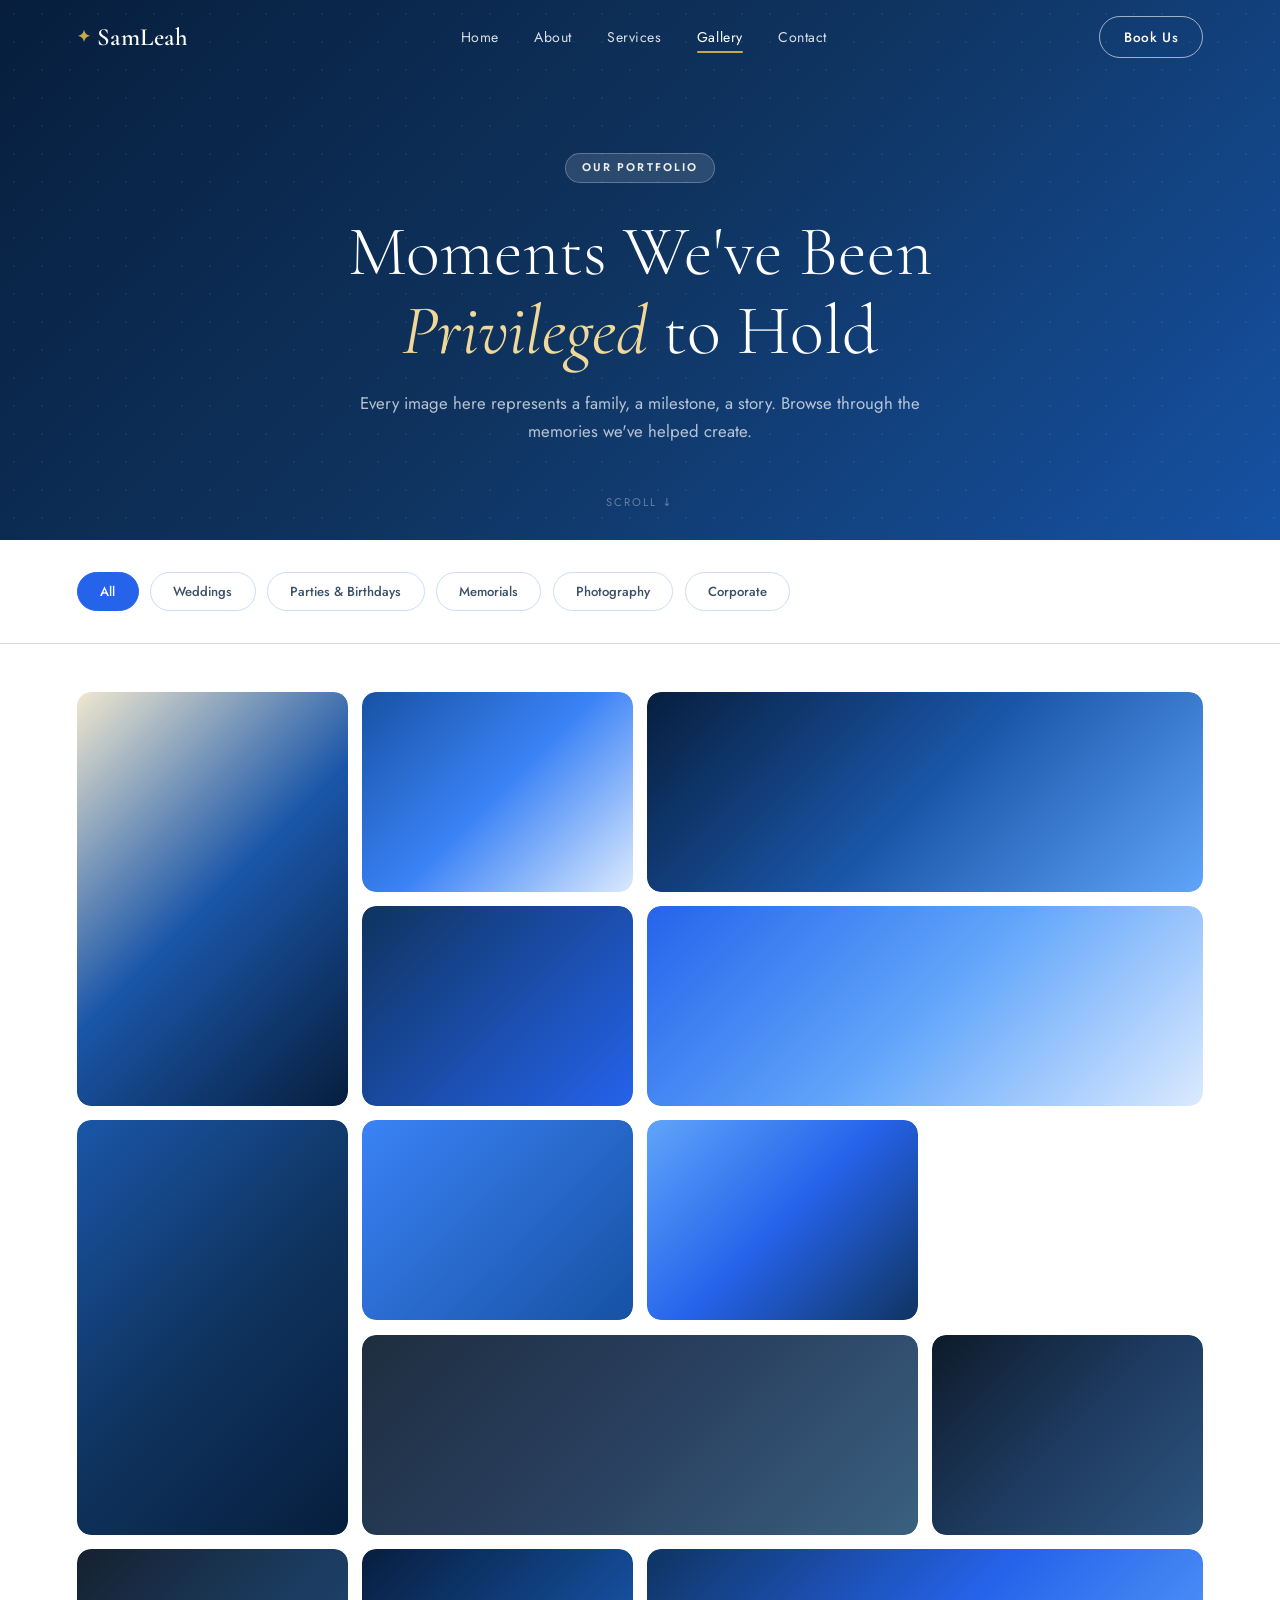
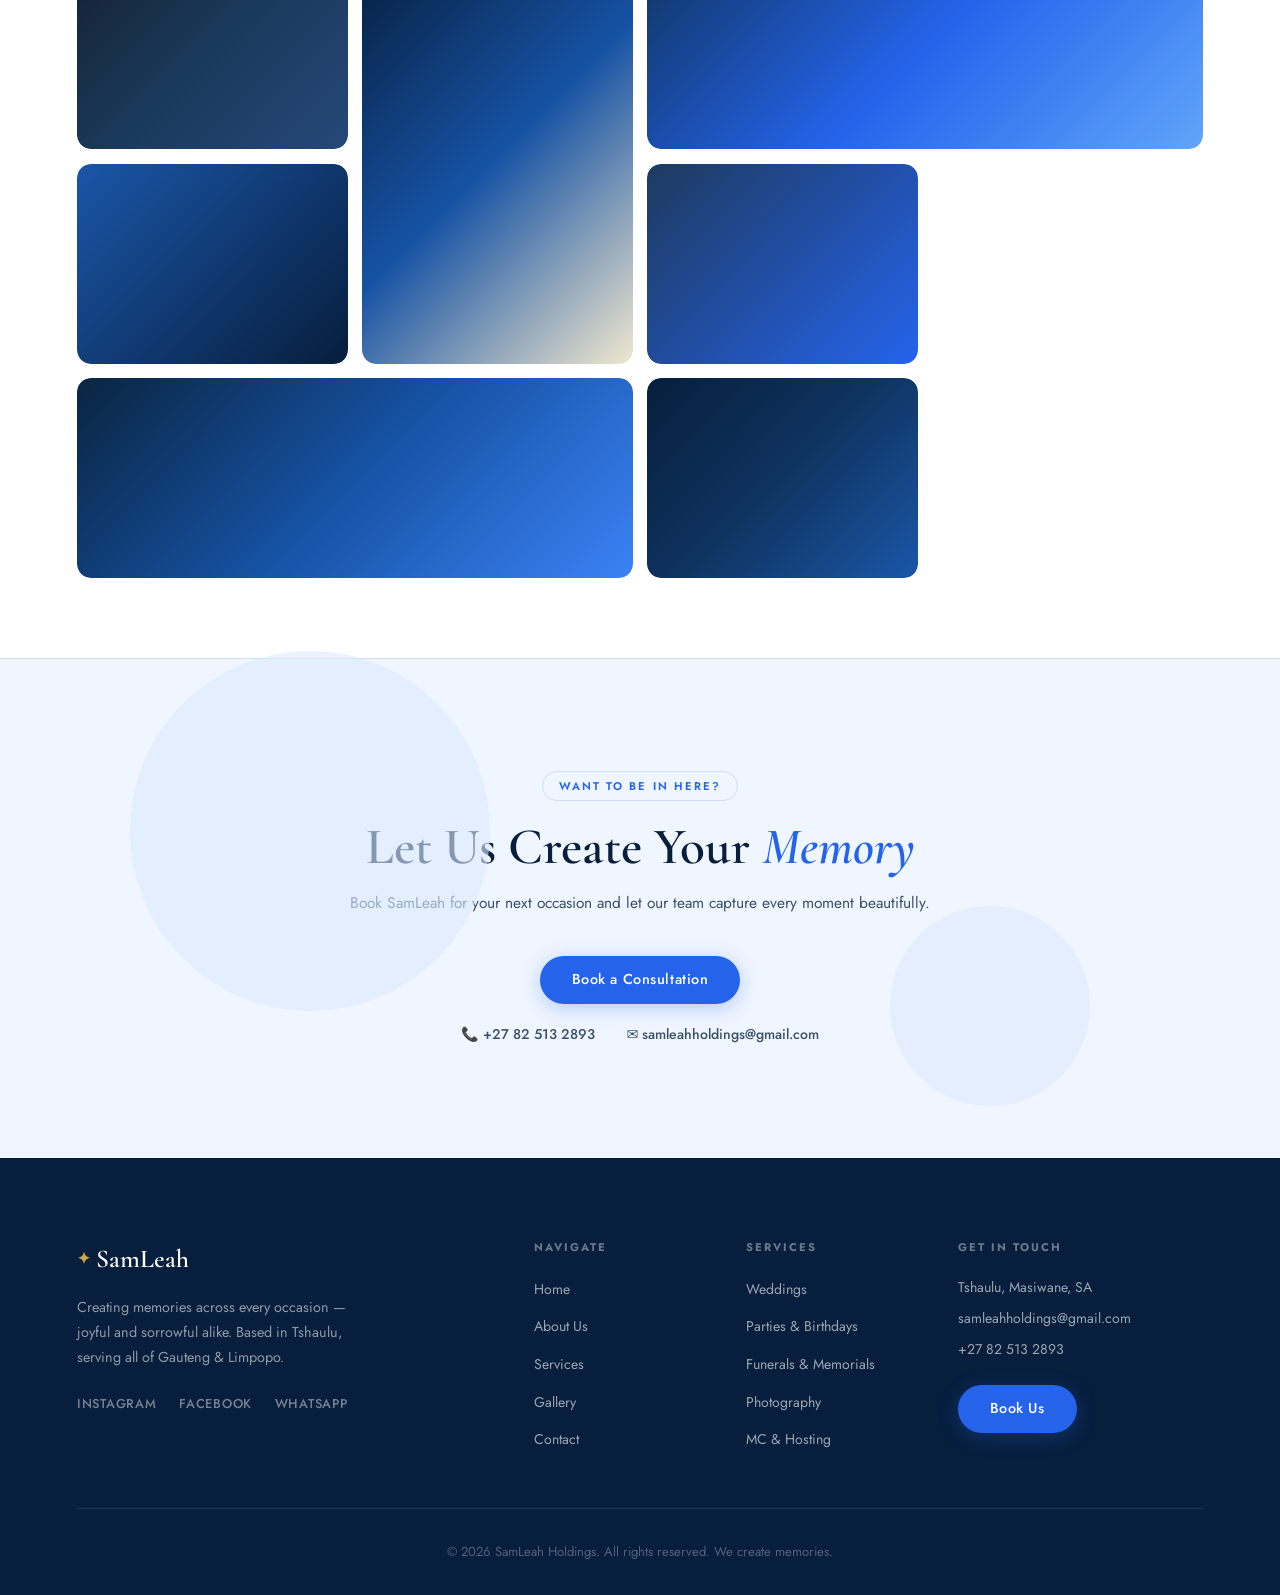
<file: gallery.html>
<!DOCTYPE html>
<html lang="en">

<head>
    <meta charset="UTF-8">
    <meta name="viewport" content="width=device-width, initial-scale=1.0">
    <title>Gallery | SamLeah</title>
    <link rel="stylesheet" href="style.css">
    <link rel="preconnect" href="https://fonts.googleapis.com">
    <link
        href="https://fonts.googleapis.com/css2?family=Cormorant+Garamond:ital,wght@0,300;0,400;0,600;1,300;1,400&family=Jost:wght@300;400;500;600&display=swap"
        rel="stylesheet">
</head>

<body>

    <nav class="navbar scrolled" id="navbar">
        <a href="index.html" class="nav-logo"><span class="logo-mark">✦</span> SamLeah</a>
        <ul class="nav-links" id="navLinks">
            <li><a href="index.html">Home</a></li>
            <li><a href="about.html">About</a></li>
            <li><a href="events.html">Services</a></li>
            <li><a href="gallery.html" class="active">Gallery</a></li>
            <li><a href="contact.html">Contact</a></li>
        </ul>
        <a href="contact.html" class="nav-cta">Book Us</a>
        <button class="hamburger" onclick="toggleMenu()" aria-label="Menu">
            <span></span><span></span><span></span>
        </button>
    </nav>

    <!-- PAGE HERO -->
    <section class="page-hero ph-gallery">
        <div class="ph-bg"></div>
        <div class="ph-content">
            <span class="section-tag light">Our Portfolio</span>
            <h1>Moments We've Been <em>Privileged</em> to Hold</h1>
            <p>Every image here represents a family, a milestone, a story. Browse through the memories we've helped
                create.</p>
        </div>
        <div class="ph-scroll-hint">scroll ↓</div>
    </section>

    <!-- FILTER TABS -->
    <section class="gal-filter-section">
        <div class="gf-inner">
            <div class="gal-filters" id="galFilters">
                <button class="gf-btn active" onclick="filterGal(this, 'all')">All</button>
                <button class="gf-btn" onclick="filterGal(this, 'wedding')">Weddings</button>
                <button class="gf-btn" onclick="filterGal(this, 'party')">Parties &amp; Birthdays</button>
                <button class="gf-btn" onclick="filterGal(this, 'funeral')">Memorials</button>
                <button class="gf-btn" onclick="filterGal(this, 'photo')">Photography</button>
                <button class="gf-btn" onclick="filterGal(this, 'corporate')">Corporate</button>
            </div>
        </div>
    </section>

    <!-- GALLERY GRID -->
    <section class="full-gallery">
        <div class="fg-inner">
            <div class="fg-grid" id="galGrid">

                <!-- WEDDINGS -->
                <div class="fg-item fi-tall" data-cat="wedding">
                    <div class="fg-bg fg-w1"></div>
                    <div class="fg-overlay"><span class="fg-cat">Wedding</span>
                        <h4>Traditional Ceremony</h4>
                        <p>Tshaulu · 2024</p>
                    </div>
                </div>
                <div class="fg-item" data-cat="wedding">
                    <div class="fg-bg fg-w2"></div>
                    <div class="fg-overlay"><span class="fg-cat">Wedding</span>
                        <h4>White Wedding Reception</h4>
                        <p>Pretoria · 2025</p>
                    </div>
                </div>
                <div class="fg-item fi-wide" data-cat="wedding">
                    <div class="fg-bg fg-w3"></div>
                    <div class="fg-overlay"><span class="fg-cat">Wedding</span>
                        <h4>First Dance Moment</h4>
                        <p>Johannesburg · 2025</p>
                    </div>
                </div>
                <div class="fg-item" data-cat="wedding">
                    <div class="fg-bg fg-w4"></div>
                    <div class="fg-overlay"><span class="fg-cat">Wedding</span>
                        <h4>Bridal Party</h4>
                        <p>Limpopo · 2024</p>
                    </div>
                </div>

                <!-- PARTIES -->
                <div class="fg-item fi-wide" data-cat="party">
                    <div class="fg-bg fg-p1"></div>
                    <div class="fg-overlay"><span class="fg-cat">Birthday</span>
                        <h4>21st Birthday Gala</h4>
                        <p>Pretoria · 2025</p>
                    </div>
                </div>
                <div class="fg-item fi-tall" data-cat="party">
                    <div class="fg-bg fg-p2"></div>
                    <div class="fg-overlay"><span class="fg-cat">Party</span>
                        <h4>Year-End Celebration</h4>
                        <p>Midrand · 2024</p>
                    </div>
                </div>
                <div class="fg-item" data-cat="party">
                    <div class="fg-bg fg-p3"></div>
                    <div class="fg-overlay"><span class="fg-cat">Birthday</span>
                        <h4>50th Milestone</h4>
                        <p>Johannesburg · 2025</p>
                    </div>
                </div>
                <div class="fg-item" data-cat="party">
                    <div class="fg-bg fg-p4"></div>
                    <div class="fg-overlay"><span class="fg-cat">Party</span>
                        <h4>Kids Celebration</h4>
                        <p>Pretoria · 2024</p>
                    </div>
                </div>

                <!-- FUNERALS -->
                <div class="fg-item fi-wide" data-cat="funeral">
                    <div class="fg-bg fg-f1"></div>
                    <div class="fg-overlay"><span class="fg-cat">Memorial</span>
                        <h4>A Life Well Lived</h4>
                        <p>Limpopo · 2025</p>
                    </div>
                </div>
                <div class="fg-item" data-cat="funeral">
                    <div class="fg-bg fg-f2"></div>
                    <div class="fg-overlay"><span class="fg-cat">Memorial</span>
                        <h4>Family Tribute</h4>
                        <p>Tshaulu · 2024</p>
                    </div>
                </div>
                <div class="fg-item" data-cat="funeral">
                    <div class="fg-bg fg-f3"></div>
                    <div class="fg-overlay"><span class="fg-cat">Memorial</span>
                        <h4>Farewell Service</h4>
                        <p>Pretoria · 2025</p>
                    </div>
                </div>

                <!-- PHOTOGRAPHY -->
                <div class="fg-item fi-tall" data-cat="photo">
                    <div class="fg-bg fg-ph1"></div>
                    <div class="fg-overlay"><span class="fg-cat">Photography</span>
                        <h4>Couple Portrait Session</h4>
                        <p>Johannesburg · 2025</p>
                    </div>
                </div>
                <div class="fg-item fi-wide" data-cat="photo">
                    <div class="fg-bg fg-ph2"></div>
                    <div class="fg-overlay"><span class="fg-cat">Photography</span>
                        <h4>Candid Moments</h4>
                        <p>Pretoria · 2025</p>
                    </div>
                </div>
                <div class="fg-item" data-cat="photo">
                    <div class="fg-bg fg-ph3"></div>
                    <div class="fg-overlay"><span class="fg-cat">Photography</span>
                        <h4>Family Portrait</h4>
                        <p>Limpopo · 2024</p>
                    </div>
                </div>

                <!-- CORPORATE -->
                <div class="fg-item" data-cat="corporate">
                    <div class="fg-bg fg-c1"></div>
                    <div class="fg-overlay"><span class="fg-cat">Corporate</span>
                        <h4>Annual Company Gala</h4>
                        <p>Sandton · 2025</p>
                    </div>
                </div>
                <div class="fg-item fi-wide" data-cat="corporate">
                    <div class="fg-bg fg-c2"></div>
                    <div class="fg-overlay"><span class="fg-cat">Corporate</span>
                        <h4>Awards Evening</h4>
                        <p>Midrand · 2024</p>
                    </div>
                </div>
                <div class="fg-item" data-cat="corporate">
                    <div class="fg-bg fg-c3"></div>
                    <div class="fg-overlay"><span class="fg-cat">Corporate</span>
                        <h4>Product Launch</h4>
                        <p>Pretoria · 2025</p>
                    </div>
                </div>

            </div>
        </div>
    </section>

    <!-- LIGHTBOX -->
    <div class="lightbox" id="lightbox" onclick="closeLightbox()">
        <button class="lb-close" onclick="closeLightbox()">✕</button>
        <div class="lb-content" id="lbContent"></div>
    </div>

    <!-- CTA -->
    <section class="cta-section reveal-section" style="margin-top:0;">
        <div class="cta-inner">
            <div class="cta-deco d1"></div>
            <div class="cta-deco d2"></div>
            <span class="section-tag">Want to Be in Here?</span>
            <h2>Let Us Create Your <em>Memory</em></h2>
            <p>Book SamLeah for your next occasion and let our team capture every moment beautifully.</p>
            <div class="cta-actions">
                <a href="contact.html" class="btn-primary">Book a Consultation</a>
                <div class="cta-contact-info">
                    <span>📞 +27 82 513 2893</span>
                    <span>✉ samleahholdings@gmail.com</span>
                </div>
            </div>
        </div>
    </section>

    <!-- FOOTER -->
    <footer class="footer">
        <div class="footer-top">
            <div class="footer-brand">
                <div class="footer-logo"><span class="logo-mark">✦</span> SamLeah</div>
                <p>Creating memories across every occasion — joyful and sorrowful alike. Based in Tshaulu, serving all
                    of Gauteng &amp; Limpopo.</p>
                <div class="social-links">
                    <a href="#">Instagram</a>
                    <a href="#">Facebook</a>
                    <a href="#">WhatsApp</a>
                </div>
            </div>
            <div class="footer-nav">
                <h5>Navigate</h5>
                <ul>
                    <li><a href="index.html">Home</a></li>
                    <li><a href="about.html">About Us</a></li>
                    <li><a href="events.html">Services</a></li>
                    <li><a href="gallery.html">Gallery</a></li>
                    <li><a href="contact.html">Contact</a></li>
                </ul>
            </div>
            <div class="footer-nav">
                <h5>Services</h5>
                <ul>
                    <li><a href="events.html#weddings">Weddings</a></li>
                    <li><a href="events.html#parties">Parties &amp; Birthdays</a></li>
                    <li><a href="events.html#funerals">Funerals &amp; Memorials</a></li>
                    <li><a href="events.html#photography">Photography</a></li>
                    <li><a href="events.html#mc">MC &amp; Hosting</a></li>
                </ul>
            </div>
            <div class="footer-contact">
                <h5>Get In Touch</h5>
                <p>Tshaulu, Masiwane, SA</p>
                <p>samleahholdings@gmail.com</p>
                <p>+27 82 513 2893</p>
                <a href="contact.html" class="btn-primary" style="margin-top:1rem;display:inline-block;">Book Us</a>
            </div>
        </div>
        <div class="footer-bottom">
            <p>© 2026 SamLeah Holdings. All rights reserved. We create memories.</p>
        </div>
    </footer>

    <script>
        window.addEventListener('scroll', () => {
            document.getElementById('navbar').classList.toggle('scrolled', window.scrollY > 40);
        });
        function toggleMenu() {
            document.getElementById('navLinks').classList.toggle('open');
        }
        function filterGal(btn, cat) {
            document.querySelectorAll('.gf-btn').forEach(b => b.classList.remove('active'));
            btn.classList.add('active');
            document.querySelectorAll('.fg-item').forEach(item => {
                if (cat === 'all' || item.dataset.cat === cat) {
                    item.style.display = '';
                    setTimeout(() => item.classList.add('fg-visible'), 10);
                } else {
                    item.classList.remove('fg-visible');
                    item.style.display = 'none';
                }
            });
        }
        // Init all visible
        document.querySelectorAll('.fg-item').forEach(item => item.classList.add('fg-visible'));

        // Click to expand
        document.querySelectorAll('.fg-item').forEach(item => {
            item.addEventListener('click', () => {
                const lb = document.getElementById('lightbox');
                const lbc = document.getElementById('lbContent');
                const overlay = item.querySelector('.fg-overlay');
                const bg = item.querySelector('.fg-bg');
                lbc.innerHTML = `
          <div class="lb-img" style="background:${getComputedStyle(bg).background}"></div>
          <div class="lb-info">
            ${overlay.innerHTML}
          </div>
        `;
                lb.classList.add('open');
            });
        });
        function closeLightbox() {
            document.getElementById('lightbox').classList.remove('open');
        }
        document.addEventListener('keydown', e => { if (e.key === 'Escape') closeLightbox(); });

        const observer = new IntersectionObserver(entries => {
            entries.forEach(e => { if (e.isIntersecting) e.target.classList.add('in-view'); });
        }, { threshold: 0.08 });
        document.querySelectorAll('.reveal-section').forEach(s => observer.observe(s));
    </script>
</body>

</html>
</file>
<file: style.css>
/* =====================================================
   SAMLEAH — style.css
   "We Create Memories"
   Theme : Luxury Blue & White | Refined Editorial
   Fonts : Cormorant Garamond (display) + Jost (body)
===================================================== */

/* ── RESET ── */
*,
*::before,
*::after {
  box-sizing: border-box;
  margin: 0;
  padding: 0;
}

html {
  scroll-behavior: smooth;
  font-size: 16px;
}

body {
  font-family: 'Jost', system-ui, sans-serif;
  color: var(--ink);
  background: var(--white);
  overflow-x: hidden;
  line-height: 1.65;
}

a {
  text-decoration: none;
  color: inherit;
}

ul {
  list-style: none;
}

/* ── DESIGN TOKENS ── */
:root {
  /* Blues */
  --navy: #071e3d;
  --blue: #1652a4;
  --blue-mid: #2563eb;
  --blue-light: #60a5fa;
  --blue-pale: #dbeafe;
  --blue-ghost: #f0f6ff;
  /* Neutrals */
  --white: #ffffff;
  --off-white: #f7f9ff;
  --ink: #0d1b2a;
  --ink-mid: #3a5068;
  --ink-soft: #7897b4;
  --border: #cdddf5;
  /* Gold accent */
  --gold: #c9a84c;
  --gold-light: #f0d898;
  /* Shadows */
  --sh-sm: 0 2px 12px rgba(7, 30, 61, .07);
  --sh-md: 0 8px 32px rgba(7, 30, 61, .12);
  --sh-lg: 0 20px 64px rgba(7, 30, 61, .18);
  /* Radii */
  --r-sm: 6px;
  --r-md: 14px;
  --r-lg: 24px;
  --r-pill: 999px;
  /* Transition */
  --ease: 0.38s cubic-bezier(0.4, 0, 0.2, 1);
  /* Nav height */
  --nav-h: 74px;
}

/* ── TYPOGRAPHY ── */
h1,
h2,
h3,
h4 {
  font-family: 'Cormorant Garamond', Georgia, serif;
  line-height: 1.12;
  color: var(--navy);
}

h1 {
  font-size: clamp(2.6rem, 5.5vw, 4.4rem);
  font-weight: 600;
}

h2 {
  font-size: clamp(2rem, 4vw, 3.2rem);
  font-weight: 600;
}

h3 {
  font-size: 1.4rem;
  font-weight: 600;
}

h4 {
  font-size: 1rem;
  font-weight: 600;
  font-family: 'Jost', sans-serif;
}

h1 em,
h2 em {
  font-style: italic;
  color: var(--blue-mid);
}

p {
  color: var(--ink-mid);
  font-size: .97rem;
}

/* ── SCROLL REVEAL ── */
.reveal-section {
  opacity: 0;
  transform: translateY(32px);
  transition: opacity .7s ease, transform .7s ease;
}

.reveal-section.in-view {
  opacity: 1;
  transform: none;
}

.pillar,
.service-card,
.test-card,
.gp-item {
  opacity: 0;
  transform: translateY(24px);
  transition: opacity .55s ease, transform .55s ease;
}

.pillar.in-view,
.service-card.in-view,
.test-card.in-view,
.gp-item.in-view {
  opacity: 1;
  transform: none;
}

/* ── SECTION TAG ── */
.section-tag {
  display: inline-block;
  font-family: 'Jost', sans-serif;
  font-size: .7rem;
  font-weight: 600;
  letter-spacing: .18em;
  text-transform: uppercase;
  color: var(--blue-mid);
  background: var(--blue-ghost);
  border: 1px solid var(--border);
  padding: .3rem 1rem;
  border-radius: var(--r-pill);
  margin-bottom: 1.1rem;
}

.section-tag.light {
  background: rgba(255, 255, 255, .12);
  border-color: rgba(255, 255, 255, .25);
  color: rgba(255, 255, 255, .9);
}

/* ── BUTTONS ── */
.btn-primary {
  display: inline-block;
  padding: .75rem 2rem;
  background: var(--blue-mid);
  color: var(--white);
  border-radius: var(--r-pill);
  font-family: 'Jost', sans-serif;
  font-size: .9rem;
  font-weight: 500;
  letter-spacing: .04em;
  transition: var(--ease);
  box-shadow: 0 4px 20px rgba(37, 99, 235, .3);
}

.btn-primary:hover {
  background: var(--navy);
  transform: translateY(-2px);
  box-shadow: 0 8px 28px rgba(7, 30, 61, .3);
}

.btn-ghost {
  display: inline-block;
  padding: .75rem 2rem;
  border: 1.5px solid rgba(255, 255, 255, .5);
  color: var(--white);
  border-radius: var(--r-pill);
  font-size: .9rem;
  font-weight: 400;
  letter-spacing: .04em;
  transition: var(--ease);
}

.btn-ghost:hover {
  background: rgba(255, 255, 255, .15);
  border-color: var(--white);
}

.btn-white {
  display: inline-block;
  padding: .7rem 1.8rem;
  background: var(--white);
  color: var(--blue-mid);
  border-radius: var(--r-pill);
  font-weight: 600;
  font-size: .9rem;
  transition: var(--ease);
  box-shadow: var(--sh-sm);
}

.btn-white:hover {
  background: var(--blue-pale);
  transform: translateY(-2px);
}

.link-arrow {
  display: inline-flex;
  align-items: center;
  gap: .4rem;
  color: var(--blue-mid);
  font-weight: 500;
  font-size: .95rem;
  margin-top: 1.2rem;
  transition: var(--ease);
}

.link-arrow span {
  transition: transform var(--ease);
}

.link-arrow:hover span {
  transform: translateX(5px);
}


/* ═══════════════════════════════════════════
   NAVBAR
═══════════════════════════════════════════ */
.navbar {
  position: fixed;
  top: 0;
  left: 0;
  right: 0;
  z-index: 200;
  height: var(--nav-h);
  display: flex;
  align-items: center;
  justify-content: space-between;
  padding: 0 6%;
  background: transparent;
  transition: background var(--ease), box-shadow var(--ease), border-color var(--ease);
}

.navbar.scrolled {
  background: rgba(255, 255, 255, .95);
  backdrop-filter: blur(18px);
  box-shadow: var(--sh-sm);
  border-bottom: 1px solid var(--border);
}

.navbar.scrolled .nav-logo,
.navbar.scrolled .nav-links a {
  color: var(--navy);
}

.navbar.scrolled .nav-links a:hover {
  color: var(--blue-mid);
}

.nav-logo {
  font-family: 'Cormorant Garamond', serif;
  font-size: 1.55rem;
  font-weight: 600;
  color: var(--white);
  letter-spacing: .02em;
  display: flex;
  align-items: center;
  gap: .4rem;
}

.logo-mark {
  color: var(--gold);
  font-size: 1rem;
}

.navbar.scrolled .logo-mark {
  color: var(--gold);
}

.nav-links {
  display: flex;
  gap: 2.2rem;
}

.nav-links a {
  font-size: .88rem;
  font-weight: 400;
  letter-spacing: .04em;
  color: rgba(255, 255, 255, .85);
  position: relative;
  padding: .3rem 0;
  transition: color var(--ease);
}

.nav-links a::after {
  content: '';
  position: absolute;
  bottom: -1px;
  left: 0;
  width: 0;
  height: 1.5px;
  background: var(--gold);
  border-radius: 2px;
  transition: width var(--ease);
}

.nav-links a.active,
.nav-links a:hover {
  color: var(--white);
}

.nav-links a.active::after,
.nav-links a:hover::after {
  width: 100%;
}

.navbar.scrolled .nav-links a.active,
.navbar.scrolled .nav-links a:hover {
  color: var(--blue-mid);
}

.navbar.scrolled .nav-links a.active::after,
.navbar.scrolled .nav-links a:hover::after {
  background: var(--blue-mid);
}

.nav-cta {
  padding: .55rem 1.5rem;
  border: 1.5px solid rgba(255, 255, 255, .6);
  color: var(--white);
  border-radius: var(--r-pill);
  font-size: .85rem;
  font-weight: 500;
  letter-spacing: .04em;
  transition: var(--ease);
}

.nav-cta:hover {
  background: var(--white);
  color: var(--blue-mid);
  border-color: var(--white);
}

.navbar.scrolled .nav-cta {
  border-color: var(--blue-mid);
  color: var(--blue-mid);
}

.navbar.scrolled .nav-cta:hover {
  background: var(--blue-mid);
  color: var(--white);
}

.hamburger {
  display: none;
  flex-direction: column;
  gap: 5px;
  background: none;
  border: none;
  cursor: pointer;
  padding: 4px;
}

.hamburger span {
  display: block;
  width: 24px;
  height: 2px;
  background: var(--white);
  border-radius: 2px;
  transition: var(--ease);
}

.navbar.scrolled .hamburger span {
  background: var(--navy);
}


/* ═══════════════════════════════════════════
   HERO
═══════════════════════════════════════════ */
.hero {
  min-height: 100vh;
  background: linear-gradient(135deg, var(--navy) 0%, #0f3460 55%, #1a56a8 100%);
  display: flex;
  align-items: center;
  justify-content: space-between;
  gap: 3rem;
  padding: calc(var(--nav-h) + 3rem) 6% 5rem;
  position: relative;
  overflow: hidden;
}

/* Decorative rings */
.hero-bg {
  position: absolute;
  inset: 0;
  pointer-events: none;
}

.hb-ring {
  position: absolute;
  border-radius: 50%;
  border: 1px solid rgba(255, 255, 255, .07);
}

.r1 {
  width: 600px;
  height: 600px;
  top: -200px;
  right: -150px;
}

.r2 {
  width: 400px;
  height: 400px;
  bottom: -150px;
  left: -100px;
}

.hb-dots {
  position: absolute;
  top: 15%;
  right: 30%;
  width: 180px;
  height: 180px;
  background-image: radial-gradient(rgba(255, 255, 255, .12) 1.5px, transparent 1.5px);
  background-size: 20px 20px;
  opacity: .5;
}

/* Hero Content */
.hero-inner {
  flex: 1;
  max-width: 580px;
  z-index: 1;
}

.hero-eyebrow {
  display: inline-flex;
  align-items: center;
  gap: .6rem;
  font-size: .75rem;
  font-weight: 500;
  letter-spacing: .16em;
  text-transform: uppercase;
  color: rgba(255, 255, 255, .65);
  margin-bottom: 1.4rem;
}

.dot {
  display: inline-block;
  width: 6px;
  height: 6px;
  background: var(--gold);
  border-radius: 50%;
  animation: pulse 2s infinite;
}

@keyframes pulse {

  0%,
  100% {
    opacity: 1;
  }

  50% {
    opacity: .4;
  }
}

.hero-heading {
  color: var(--white);
  font-size: clamp(2.8rem, 5.5vw, 4.6rem);
  font-weight: 300;
  line-height: 1.08;
  margin-bottom: 1.5rem;
}

.hero-heading em {
  font-style: italic;
  color: var(--gold-light);
  font-weight: 400;
}

.hero-body {
  color: rgba(255, 255, 255, .72);
  font-size: 1rem;
  line-height: 1.8;
  max-width: 460px;
  margin-bottom: 2.2rem;
}

.hero-actions {
  display: flex;
  gap: 1rem;
  flex-wrap: wrap;
  margin-bottom: 3rem;
}

.hero-trust {
  display: flex;
  align-items: center;
  gap: 1.6rem;
  padding-top: 2rem;
  border-top: 1px solid rgba(255, 255, 255, .12);
}

.trust-item {
  display: flex;
  flex-direction: column;
}

.trust-item strong {
  font-family: 'Cormorant Garamond', serif;
  font-size: 1.8rem;
  font-weight: 600;
  color: var(--white);
  line-height: 1;
}

.trust-item span {
  font-size: .72rem;
  color: rgba(255, 255, 255, .55);
  letter-spacing: .06em;
  margin-top: .2rem;
}

.trust-sep {
  width: 1px;
  height: 36px;
  background: rgba(255, 255, 255, .15);
}

/* Hero Visual */
.hero-visual {
  flex: 1;
  max-width: 520px;
  display: flex;
  gap: 1rem;
  z-index: 1;
  animation: fadeUp .9s ease .3s both;
}

@keyframes fadeUp {
  from {
    opacity: 0;
    transform: translateY(28px);
  }

  to {
    opacity: 1;
    transform: none;
  }
}

.hv-frame {
  flex: 3;
  display: flex;
  flex-direction: column;
  gap: 1rem;
  position: relative;
}

.hv-side {
  flex: 2;
  display: flex;
  flex-direction: column;
  gap: 1rem;
}

.hv-img {
  border-radius: var(--r-lg);
  background: linear-gradient(135deg, rgba(255, 255, 255, .08), rgba(255, 255, 255, .03));
  border: 1px solid rgba(255, 255, 255, .12);
  position: relative;
  overflow: hidden;
  display: flex;
  align-items: flex-end;
  transition: var(--ease);
}

.hv-img:hover {
  transform: scale(1.02);
  border-color: rgba(255, 255, 255, .25);
}

.main-img {
  height: 320px;
}

.side-img {
  flex: 1;
  min-height: 120px;
}

/* Shimmer gradient placeholder pattern */
.img-shimmer {
  position: absolute;
  inset: 0;
  background: linear-gradient(125deg,
      rgba(96, 165, 250, .15) 0%,
      rgba(37, 99, 235, .08) 40%,
      rgba(201, 168, 76, .1) 80%,
      rgba(255, 255, 255, .05) 100%);
}

.hv-label {
  position: relative;
  z-index: 1;
  padding: .6rem 1rem;
  font-size: .72rem;
  font-weight: 500;
  letter-spacing: .1em;
  color: rgba(255, 255, 255, .7);
  background: rgba(7, 30, 61, .5);
  backdrop-filter: blur(8px);
  border-top: 1px solid rgba(255, 255, 255, .1);
  width: 100%;
}

.hv-float-card {
  position: absolute;
  bottom: -16px;
  right: -16px;
  background: var(--white);
  border-radius: var(--r-md);
  padding: .8rem 1.1rem;
  display: flex;
  align-items: center;
  gap: .7rem;
  box-shadow: var(--sh-lg);
  border: 1px solid var(--border);
  z-index: 2;
}

.fc-icon {
  font-size: 1.3rem;
  color: var(--gold);
}

.hv-float-card strong {
  display: block;
  font-size: .85rem;
  font-weight: 600;
  color: var(--navy);
}

.hv-float-card span {
  font-size: .72rem;
  color: var(--ink-soft);
}


/* ═══════════════════════════════════════════
   MARQUEE STRIP
═══════════════════════════════════════════ */
.marquee-strip {
  background: var(--navy);
  border-top: 1px solid rgba(255, 255, 255, .08);
  border-bottom: 1px solid rgba(255, 255, 255, .08);
  overflow: hidden;
  padding: 1rem 0;
}

.marquee-track {
  display: inline-flex;
  gap: 2.5rem;
  align-items: center;
  white-space: nowrap;
  animation: marquee 28s linear infinite;
}

.marquee-track span {
  font-size: .8rem;
  font-weight: 400;
  letter-spacing: .12em;
  text-transform: uppercase;
  color: rgba(255, 255, 255, .55);
}

.marquee-track .sep {
  color: var(--gold);
  font-size: .7rem;
}

@keyframes marquee {
  from {
    transform: translateX(0);
  }

  to {
    transform: translateX(-50%);
  }
}


/* ═══════════════════════════════════════════
   PHILOSOPHY
═══════════════════════════════════════════ */
.philosophy {
  padding: 6rem 6%;
  background: var(--white);
}

.phil-inner {
  max-width: 1160px;
  margin: 0 auto;
  display: grid;
  grid-template-columns: 1fr 1fr;
  gap: 6rem;
  align-items: start;
}

.phil-text h2 {
  margin-bottom: 1.2rem;
}

.phil-text p {
  margin-bottom: .9rem;
  line-height: 1.85;
}

.phil-pillars {
  display: flex;
  flex-direction: column;
  gap: 1.5rem;
}

.pillar {
  display: flex;
  gap: 1.2rem;
  align-items: flex-start;
  padding: 1.4rem 1.6rem;
  border-radius: var(--r-md);
  border: 1px solid var(--border);
  background: var(--blue-ghost);
  transition: var(--ease);
}

.pillar:hover {
  border-color: var(--blue-mid);
  box-shadow: var(--sh-md);
  transform: translateX(6px);
}

.pillar-num {
  font-family: 'Cormorant Garamond', serif;
  font-size: 2rem;
  font-weight: 600;
  color: var(--blue-pale);
  line-height: 1;
  flex-shrink: 0;
  width: 36px;
}

.pillar h4 {
  color: var(--navy);
  margin-bottom: .35rem;
}

.pillar p {
  font-size: .9rem;
}


/* ═══════════════════════════════════════════
   SERVICES
═══════════════════════════════════════════ */
.services {
  padding: 6rem 6%;
  background: var(--off-white);
  border-top: 1px solid var(--border);
}

.services-inner {
  max-width: 1160px;
  margin: 0 auto;
}

.services-header {
  margin-bottom: 3rem;
}

.services-header h2 {
  margin-top: .5rem;
}

.services-grid {
  display: grid;
  grid-template-columns: repeat(3, 1fr);
  grid-template-rows: auto auto;
  gap: 1.2rem;
}

.service-card {
  background: var(--white);
  border: 1px solid var(--border);
  border-radius: var(--r-lg);
  padding: 2rem 1.8rem;
  display: flex;
  flex-direction: column;
  gap: .6rem;
  transition: var(--ease);
  box-shadow: var(--sh-sm);
}

.service-card:hover {
  box-shadow: var(--sh-md);
  transform: translateY(-4px);
  border-color: var(--blue-light);
}

.sc-large {
  grid-column: span 2;
  flex-direction: row;
  align-items: flex-start;
  gap: 2rem;
}

.sc-large .sc-icon {
  font-size: 3rem;
  flex-shrink: 0;
}

.sc-dark {
  background: var(--navy);
  border-color: var(--navy);
}

.sc-dark h3 {
  color: var(--white);
}

.sc-dark p {
  color: rgba(255, 255, 255, .65);
}

.sc-dark .sc-link {
  color: var(--gold-light);
}

.sc-dark:hover {
  border-color: var(--blue-light);
}

.sc-icon {
  font-size: 2rem;
}

.sc-body {
  display: flex;
  flex-direction: column;
  gap: .5rem;
  flex: 1;
}

.sc-tag {
  display: inline-block;
  font-size: .68rem;
  font-weight: 700;
  letter-spacing: .12em;
  text-transform: uppercase;
  color: var(--white);
  background: var(--gold);
  padding: .2rem .7rem;
  border-radius: var(--r-pill);
  width: fit-content;
  margin-bottom: .3rem;
}

.sc-body h3 {
  margin-bottom: .2rem;
}

.sc-body p {
  font-size: .92rem;
  line-height: 1.75;
}

.sc-list {
  margin: .5rem 0;
  display: flex;
  flex-direction: column;
  gap: .35rem;
}

.sc-list li {
  font-size: .85rem;
  color: var(--ink-mid);
  display: flex;
  align-items: center;
  gap: .5rem;
}

.sc-list li::before {
  content: '✦';
  font-size: .5rem;
  color: var(--blue-mid);
}

.sc-link {
  display: inline-block;
  margin-top: auto;
  font-size: .88rem;
  font-weight: 600;
  color: var(--blue-mid);
  transition: var(--ease);
}

.sc-link:hover {
  letter-spacing: .04em;
}


/* ═══════════════════════════════════════════
   GALLERY PREVIEW
═══════════════════════════════════════════ */
.gallery-preview {
  padding: 6rem 6%;
  background: linear-gradient(150deg, var(--navy) 0%, #0e2a58 100%);
}

.gp-inner {
  max-width: 1160px;
  margin: 0 auto;
}

.gp-header {
  margin-bottom: 2.5rem;
}

.gp-header h2 {
  color: var(--white);
  margin-bottom: .7rem;
}

.gp-header p {
  color: rgba(255, 255, 255, .6);
  margin-bottom: 1.5rem;
}

.gp-grid {
  display: grid;
  grid-template-columns: repeat(4, 1fr);
  grid-template-rows: 220px 180px;
  gap: .8rem;
}

.gp-item {
  border-radius: var(--r-md);
  position: relative;
  overflow: hidden;
  cursor: pointer;
  transition: var(--ease);
}

.gp-item:hover {
  transform: scale(1.02);
}

.gi-1 {
  grid-column: span 2;
  grid-row: span 2;
}

.gi-2 {}

.gi-3 {}

.gi-4 {}

.gi-5 {
  grid-column: span 2;
}

/* Photo placeholder gradients — each a unique blue blend */
.gi-1 {
  background: linear-gradient(135deg, #1a4a8a, #3b82f6, #0a2540);
}

.gi-2 {
  background: linear-gradient(135deg, #0f3460, #2563eb);
}

.gi-3 {
  background: linear-gradient(135deg, #1e3a5f, #071e3d, #1652a4);
}

.gi-4 {
  background: linear-gradient(135deg, #2563eb, #60a5fa);
}

.gi-5 {
  background: linear-gradient(135deg, #0a2540, #1a56a8, #3b82f6);
}

.gp-item::before {
  content: '';
  position: absolute;
  inset: 0;
  background: radial-gradient(ellipse at 30% 40%, rgba(255, 255, 255, .06), transparent 70%);
}

.gp-overlay {
  position: absolute;
  inset: 0;
  display: flex;
  align-items: flex-end;
  padding: 1.2rem;
  background: linear-gradient(to top, rgba(7, 30, 61, .75) 0%, transparent 60%);
  opacity: 0;
  transition: opacity var(--ease);
}

.gp-item:hover .gp-overlay {
  opacity: 1;
}

.gp-overlay span {
  font-size: .8rem;
  font-weight: 600;
  letter-spacing: .08em;
  color: var(--white);
  text-transform: uppercase;
}


/* ═══════════════════════════════════════════
   TESTIMONIALS
═══════════════════════════════════════════ */
.testimonials {
  padding: 6rem 6%;
  background: var(--white);
  border-top: 1px solid var(--border);
}

.test-inner {
  max-width: 1160px;
  margin: 0 auto;
}

.test-inner>span {
  margin-bottom: 1rem;
}

.test-inner>h2 {
  margin-bottom: 3rem;
}

.test-grid {
  display: grid;
  grid-template-columns: repeat(3, 1fr);
  gap: 1.5rem;
}

.test-card {
  padding: 2rem;
  border-radius: var(--r-lg);
  border: 1px solid var(--border);
  background: var(--off-white);
  display: flex;
  flex-direction: column;
  gap: .9rem;
  transition: var(--ease);
}

.test-card:hover {
  box-shadow: var(--sh-md);
  border-color: var(--blue-light);
}

.tc-featured {
  background: var(--blue-mid);
  border-color: var(--blue-mid);
  color: var(--white);
}

.tc-featured p {
  color: rgba(255, 255, 255, .85);
}

.tc-featured .test-stars {
  color: var(--gold-light);
}

.tc-featured .test-author strong {
  color: var(--white);
}

.tc-featured .test-author span {
  color: rgba(255, 255, 255, .6);
}

.test-stars {
  color: var(--gold);
  font-size: 1rem;
  letter-spacing: .1em;
}

.test-card>p {
  font-size: .93rem;
  line-height: 1.8;
  flex: 1;
  font-style: italic;
}

.test-author {
  display: flex;
  align-items: center;
  gap: .9rem;
  margin-top: auto;
}

.test-avatar {
  width: 42px;
  height: 42px;
  border-radius: 50%;
  background: var(--blue-pale);
  display: flex;
  align-items: center;
  justify-content: center;
  font-size: .75rem;
  font-weight: 700;
  color: var(--blue-mid);
  flex-shrink: 0;
}

.tc-featured .test-avatar {
  background: rgba(255, 255, 255, .2);
  color: var(--white);
}

.test-author strong {
  font-size: .9rem;
  color: var(--navy);
  display: block;
}

.test-author span {
  font-size: .78rem;
  color: var(--ink-soft);
}


/* ═══════════════════════════════════════════
   CONTACT CTA
═══════════════════════════════════════════ */
.cta-section {
  padding: 7rem 6%;
  background: var(--blue-ghost);
  border-top: 1px solid var(--border);
}

.cta-inner {
  max-width: 740px;
  margin: 0 auto;
  text-align: center;
  position: relative;
}

.cta-deco {
  position: absolute;
  border-radius: 50%;
  pointer-events: none;
}

.d1 {
  width: 360px;
  height: 360px;
  background: var(--blue-pale);
  top: -120px;
  left: -140px;
  opacity: .6;
}

.d2 {
  width: 200px;
  height: 200px;
  background: var(--blue-mid);
  bottom: -60px;
  right: -80px;
  opacity: .06;
}

.cta-inner h2 {
  margin-bottom: .9rem;
}

.cta-inner>p {
  margin-bottom: 2.5rem;
}

.cta-actions {
  display: flex;
  flex-direction: column;
  align-items: center;
  gap: 1.2rem;
}

.cta-contact-info {
  display: flex;
  gap: 2rem;
  flex-wrap: wrap;
  justify-content: center;
  font-size: .88rem;
  color: var(--ink-mid);
  font-weight: 500;
}

.cta-contact-info span {
  display: flex;
  align-items: center;
  gap: .4rem;
}


/* ═══════════════════════════════════════════
   FOOTER
═══════════════════════════════════════════ */
.footer {
  background: var(--navy);
  color: var(--white);
  padding: 5rem 6% 2rem;
}

.footer-top {
  max-width: 1160px;
  margin: 0 auto;
  display: grid;
  grid-template-columns: 2.5fr 1fr 1fr 1.5fr;
  gap: 3rem;
  padding-bottom: 3.5rem;
  border-bottom: 1px solid rgba(255, 255, 255, .1);
}

.footer-logo {
  font-family: 'Cormorant Garamond', serif;
  font-size: 1.6rem;
  font-weight: 600;
  color: var(--white);
  margin-bottom: .9rem;
  display: flex;
  align-items: center;
  gap: .4rem;
}

.footer-brand>p {
  color: rgba(255, 255, 255, .55);
  font-size: .9rem;
  line-height: 1.75;
  max-width: 280px;
}

.social-links {
  display: flex;
  gap: 1.4rem;
  margin-top: 1.4rem;
}

.social-links a {
  font-size: .8rem;
  font-weight: 500;
  letter-spacing: .06em;
  text-transform: uppercase;
  color: rgba(255, 255, 255, .45);
  transition: color var(--ease);
}

.social-links a:hover {
  color: var(--white);
}

.footer-nav h5,
.footer-contact h5 {
  font-family: 'Jost', sans-serif;
  font-size: .7rem;
  font-weight: 700;
  letter-spacing: .18em;
  text-transform: uppercase;
  color: rgba(255, 255, 255, .4);
  margin-bottom: 1.2rem;
}

.footer-nav ul {
  display: flex;
  flex-direction: column;
  gap: .7rem;
}

.footer-nav a {
  font-size: .88rem;
  color: rgba(255, 255, 255, .6);
  transition: var(--ease);
}

.footer-nav a:hover {
  color: var(--white);
  padding-left: .4rem;
}

.footer-contact p {
  font-size: .88rem;
  color: rgba(255, 255, 255, .6);
  margin-bottom: .5rem;
}

.footer-bottom {
  max-width: 1160px;
  margin: 0 auto;
  padding-top: 2rem;
  text-align: center;
}

.footer-bottom p {
  font-size: .82rem;
  color: rgba(255, 255, 255, .3);
}


/* ═══════════════════════════════════════════
   RESPONSIVE
═══════════════════════════════════════════ */
@media (max-width: 1024px) {
  .hero {
    flex-direction: column;
    text-align: center;
    padding-bottom: 4rem;
  }

  .hero-inner {
    max-width: 100%;
  }

  .hero-body {
    margin: 0 auto 2rem;
  }

  .hero-actions,
  .hero-trust {
    justify-content: center;
  }

  .hero-visual {
    max-width: 100%;
  }

  .phil-inner {
    grid-template-columns: 1fr;
    gap: 3.5rem;
  }

  .services-grid {
    grid-template-columns: 1fr 1fr;
  }

  .sc-large {
    grid-column: span 2;
  }

  .footer-top {
    grid-template-columns: 1fr 1fr;
  }

  .footer-brand {
    grid-column: span 2;
  }
}

@media (max-width: 768px) {
  .nav-links {
    display: none;
    flex-direction: column;
    gap: 1rem;
    position: fixed;
    top: var(--nav-h);
    left: 0;
    right: 0;
    background: var(--navy);
    padding: 1.8rem 6%;
    border-bottom: 1px solid rgba(255, 255, 255, .1);
    box-shadow: var(--sh-lg);
  }

  .nav-links.open {
    display: flex;
  }

  .nav-links a {
    color: rgba(255, 255, 255, .8);
    font-size: 1rem;
  }

  .nav-cta {
    display: none;
  }

  .hamburger {
    display: flex;
  }

  .services-grid {
    grid-template-columns: 1fr;
  }

  .sc-large {
    grid-column: auto;
    flex-direction: column;
  }

  .gp-grid {
    grid-template-columns: 1fr 1fr;
    grid-template-rows: repeat(3, 180px);
  }

  .gi-1 {
    grid-column: span 2;
    grid-row: span 1;
  }

  .gi-5 {
    grid-column: auto;
  }

  .test-grid {
    grid-template-columns: 1fr;
  }

  .footer-top {
    grid-template-columns: 1fr;
  }

  .footer-brand {
    grid-column: auto;
  }
}

@media (max-width: 480px) {
  h1 {
    font-size: 2.4rem;
  }

  h2 {
    font-size: 2rem;
  }

  .hero-visual {
    display: none;
  }

  .trust-sep {
    display: none;
  }

  .gp-grid {
    grid-template-columns: 1fr;
    grid-template-rows: repeat(5, 160px);
  }

  .gi-1,
  .gi-5 {
    grid-column: auto;
  }

  .cta-contact-info {
    flex-direction: column;
    gap: .6rem;
  }
}


/* ═══════════════════════════════════════════
   PAGE HERO (shared across inner pages)
═══════════════════════════════════════════ */
.page-hero {
  min-height: 60vh;
  display: flex;
  align-items: center;
  justify-content: center;
  flex-direction: column;
  text-align: center;
  padding: calc(var(--nav-h) + 4rem) 6% 5rem;
  position: relative;
  overflow: hidden;
  background: linear-gradient(135deg, var(--navy) 0%, #0f3460 55%, #1a56a8 100%);
}

.ph-bg {
  position: absolute;
  inset: 0;
  background-image: radial-gradient(rgba(255, 255, 255, .05) 1.5px, transparent 1.5px);
  background-size: 28px 28px;
}

.ph-content {
  position: relative;
  z-index: 1;
  max-width: 760px;
}

.ph-content h1 {
  color: var(--white);
  font-weight: 300;
  margin: .8rem 0 1.2rem;
}

.ph-content h1 em {
  color: var(--gold-light);
  font-style: italic;
  font-weight: 400;
}

.ph-content p {
  color: rgba(255, 255, 255, .7);
  font-size: 1.05rem;
  max-width: 560px;
  margin: 0 auto;
}

.ph-scroll-hint {
  position: absolute;
  bottom: 1.8rem;
  font-size: .7rem;
  letter-spacing: .18em;
  text-transform: uppercase;
  color: rgba(255, 255, 255, .35);
  animation: bounce 2.5s ease infinite;
}

.ph-services {
  background: linear-gradient(135deg, #0f2a5e 0%, #1a56a8 60%, #0a3a7a 100%);
}

.ph-gallery {
  background: linear-gradient(135deg, #071e3d 0%, #0f3460 50%, #1652a4 100%);
}

.ph-contact {
  background: linear-gradient(135deg, #0a2540 0%, #1652a4 60%, #0f3460 100%);
}

@keyframes bounce {

  0%,
  100% {
    transform: translateY(0)
  }

  50% {
    transform: translateY(6px)
  }
}


/* ═══════════════════════════════════════════
   ABOUT PAGE
═══════════════════════════════════════════ */
/* Origin */
.origin {
  padding: 6rem 6%;
  background: var(--white);
}

.origin-inner {
  max-width: 1160px;
  margin: 0 auto;
  display: grid;
  grid-template-columns: 1fr 1fr;
  gap: 6rem;
  align-items: center;
}

.origin-img-block {
  position: relative;
}

.oib-main {
  height: 440px;
  border-radius: var(--r-lg);
  background: linear-gradient(135deg, var(--navy) 0%, #1a56a8 100%);
  position: relative;
  overflow: hidden;
}

.oib-pattern {
  position: absolute;
  inset: 0;
  background-image: radial-gradient(rgba(255, 255, 255, .08) 1.5px, transparent 1.5px);
  background-size: 22px 22px;
}

.oib-badge {
  position: absolute;
  top: 1.5rem;
  left: 1.5rem;
  background: rgba(255, 255, 255, .12);
  border: 1px solid rgba(255, 255, 255, .2);
  color: var(--white);
  backdrop-filter: blur(8px);
  padding: .5rem 1.1rem;
  border-radius: var(--r-pill);
  font-size: .8rem;
  font-weight: 600;
  letter-spacing: .08em;
}

.oib-badge .logo-mark {
  color: var(--gold);
  margin-right: .3rem;
}

.oib-stat-card {
  position: absolute;
  bottom: -24px;
  right: -24px;
  background: var(--white);
  border-radius: var(--r-md);
  padding: 1.2rem 1.8rem;
  display: flex;
  align-items: center;
  gap: 1.4rem;
  box-shadow: var(--sh-lg);
  border: 1px solid var(--border);
}

.oib-stat {
  display: flex;
  flex-direction: column;
  align-items: center;
}

.oib-stat strong {
  font-family: 'Cormorant Garamond', serif;
  font-size: 2rem;
  font-weight: 600;
  color: var(--navy);
  line-height: 1;
}

.oib-stat span {
  font-size: .72rem;
  color: var(--ink-soft);
  margin-top: .2rem;
  letter-spacing: .06em;
}

.oib-sep {
  width: 1px;
  height: 36px;
  background: var(--border);
}

.origin-text {
  padding-bottom: 3rem;
}

.origin-text h2 {
  margin: .5rem 0 1.2rem;
}

.origin-text p {
  margin-bottom: .9rem;
  line-height: 1.85;
}

.origin-text p em {
  font-style: italic;
  color: var(--blue-mid);
}

/* Values */
.values {
  padding: 6rem 6%;
  background: var(--off-white);
  border-top: 1px solid var(--border);
}

.values-inner {
  max-width: 1160px;
  margin: 0 auto;
}

.values-header {
  margin-bottom: 3rem;
}

.values-header h2 {
  margin: .5rem 0 .8rem;
}

.values-grid {
  display: grid;
  grid-template-columns: repeat(3, 1fr);
  gap: 1.2rem;
}

.value-card {
  background: var(--white);
  border: 1px solid var(--border);
  border-radius: var(--r-lg);
  padding: 2rem 1.6rem;
  transition: var(--ease);
}

.value-card:hover {
  box-shadow: var(--sh-md);
  transform: translateY(-4px);
  border-color: var(--blue-light);
}

.vc-blue {
  background: var(--blue-mid);
  border-color: var(--blue-mid);
}

.vc-blue h3,
.vc-blue p {
  color: var(--white);
}

.vc-blue p {
  color: rgba(255, 255, 255, .8);
}

.vc-navy {
  background: var(--navy);
  border-color: var(--navy);
}

.vc-navy h3,
.vc-navy p {
  color: var(--white);
}

.vc-navy p {
  color: rgba(255, 255, 255, .7);
}

.vc-icon {
  font-size: 2rem;
  margin-bottom: .8rem;
}

.value-card h3 {
  font-size: 1.1rem;
  margin-bottom: .6rem;
}

/* Team */
.team {
  padding: 6rem 6%;
  background: var(--white);
  border-top: 1px solid var(--border);
}

.team-inner {
  max-width: 1160px;
  margin: 0 auto;
}

.team-inner>span {
  display: block;
  margin-bottom: .5rem;
}

.team-inner>h2 {
  margin-bottom: .8rem;
}

.team-sub {
  color: var(--ink-mid);
  margin-bottom: 3rem;
}

.team-grid {
  display: grid;
  grid-template-columns: repeat(4, 1fr);
  gap: 1.2rem;
}

.team-card {
  background: var(--off-white);
  border: 1px solid var(--border);
  border-radius: var(--r-lg);
  padding: 2rem 1.4rem;
  text-align: center;
  transition: var(--ease);
}

.team-card:hover {
  box-shadow: var(--sh-md);
  transform: translateY(-4px);
  border-color: var(--blue-light);
}

.tc-featured {
  background: var(--blue-mid);
  border-color: var(--blue-mid);
}

.tc-featured h4,
.tc-featured p {
  color: var(--white);
}

.tc-featured .team-role {
  color: rgba(255, 255, 255, .7);
}

.team-avatar {
  width: 72px;
  height: 72px;
  border-radius: 50%;
  margin: 0 auto 1.2rem;
  display: flex;
  align-items: center;
  justify-content: center;
  font-size: 1.2rem;
  font-weight: 700;
  font-family: 'Jost', sans-serif;
}

.ta-1 {
  background: var(--blue-pale);
  color: var(--blue-mid);
}

.ta-2 {
  background: rgba(255, 255, 255, .2);
  color: var(--white);
}

.ta-3 {
  background: var(--navy);
  color: var(--white);
}

.ta-4 {
  background: var(--blue-ghost);
  color: var(--blue);
}

.team-card h4 {
  font-size: 1rem;
  margin-bottom: .2rem;
}

.team-role {
  font-size: .78rem;
  color: var(--blue-mid);
  letter-spacing: .06em;
  font-weight: 600;
  display: block;
  margin-bottom: .7rem;
}

.tc-featured .team-role {
  color: rgba(255, 255, 255, .7);
}

.team-card p {
  font-size: .88rem;
  line-height: 1.7;
}

/* Why Us */
.why-us {
  padding: 6rem 6%;
  background: var(--off-white);
  border-top: 1px solid var(--border);
}

.why-inner {
  max-width: 1160px;
  margin: 0 auto;
  display: grid;
  grid-template-columns: 1fr 1fr;
  gap: 5rem;
  align-items: start;
}

.why-text h2 {
  margin: .5rem 0 1rem;
}

.why-text>p {
  margin-bottom: 1.5rem;
}

.why-list {
  display: flex;
  flex-direction: column;
  gap: .9rem;
}

.why-list li {
  display: flex;
  gap: .8rem;
  align-items: flex-start;
  font-size: .95rem;
  color: var(--ink-mid);
}

.wl-icon {
  color: var(--gold);
  font-size: .7rem;
  margin-top: .35rem;
  flex-shrink: 0;
}

.why-list strong {
  color: var(--navy);
}

.why-certs {
  display: grid;
  grid-template-columns: 1fr 1fr;
  gap: 1rem;
}

.cert-card {
  background: var(--white);
  border: 1px solid var(--border);
  border-radius: var(--r-lg);
  padding: 1.8rem 1.4rem;
  text-align: center;
  transition: var(--ease);
}

.cert-card:hover {
  box-shadow: var(--sh-md);
  transform: translateY(-3px);
}

.cc-blue {
  background: var(--blue-mid);
  border-color: var(--blue-mid);
}

.cc-blue .cert-num,
.cc-blue p {
  color: var(--white);
}

.cc-blue p {
  color: rgba(255, 255, 255, .8);
}

.cc-navy {
  background: var(--navy);
  border-color: var(--navy);
}

.cc-navy .cert-num,
.cc-navy p {
  color: var(--white);
}

.cc-navy p {
  color: rgba(255, 255, 255, .7);
}

.cert-num {
  font-family: 'Cormorant Garamond', serif;
  font-size: 2.8rem;
  font-weight: 600;
  color: var(--navy);
  line-height: 1;
  margin-bottom: .5rem;
}

.cert-card p {
  font-size: .88rem;
  line-height: 1.55;
}


/* ═══════════════════════════════════════════
   EVENTS / SERVICES PAGE
═══════════════════════════════════════════ */
.svc-intro {
  padding: 5rem 6%;
  background: var(--white);
}

.svc-intro-inner {
  max-width: 1160px;
  margin: 0 auto;
  display: grid;
  grid-template-columns: 1fr 1fr;
  gap: 5rem;
  align-items: center;
}

.si-text h2 {
  margin: .5rem 0 1rem;
}

.si-text p {
  margin-bottom: .9rem;
  line-height: 1.85;
}

.si-badges {
  display: flex;
  flex-wrap: wrap;
  gap: .8rem;
}

.si-badge {
  display: flex;
  align-items: center;
  gap: .5rem;
  padding: .6rem 1.2rem;
  background: var(--blue-ghost);
  border: 1px solid var(--border);
  border-radius: var(--r-pill);
  font-size: .88rem;
  font-weight: 500;
  color: var(--navy);
  transition: var(--ease);
  opacity: 0;
  transform: translateY(12px);
}

.si-badge.in-view {
  opacity: 1;
  transform: none;
}

.si-badge:hover {
  background: var(--blue-pale);
  border-color: var(--blue-mid);
  transform: translateY(-2px);
}

/* Service Detail sections */
.svc-detail {
  padding: 5.5rem 6%;
  background: var(--white);
  border-top: 1px solid var(--border);
}

.svc-alt {
  background: var(--off-white);
}

.svcd-inner {
  max-width: 1160px;
  margin: 0 auto;
  display: grid;
  grid-template-columns: 1fr 1.4fr;
  gap: 5rem;
  align-items: center;
}

.svcd-reverse {
  grid-template-columns: 1.4fr 1fr;
}

.svcd-reverse .svcd-visual {
  order: 2;
}

.svcd-visual {
  border-radius: var(--r-lg);
  height: 420px;
  display: flex;
  align-items: center;
  justify-content: center;
  flex-direction: column;
  gap: 1rem;
  position: relative;
  overflow: hidden;
}

.sv-wedding {
  background: linear-gradient(135deg, #c9a84c22, var(--blue-pale));
  border: 2px solid var(--gold);
}

.sv-party {
  background: linear-gradient(135deg, var(--blue-ghost), #dbeafe);
  border: 2px solid var(--blue-light);
}

.sv-funeral {
  background: linear-gradient(135deg, var(--navy), #1a3a5c);
}

.sv-photo {
  background: linear-gradient(135deg, var(--blue-mid), var(--navy));
}

.sv-mc {
  background: linear-gradient(135deg, #0f3460, var(--blue-mid));
}

.svcd-label {
  position: absolute;
  top: 1.4rem;
  left: 1.4rem;
  font-size: .72rem;
  font-weight: 700;
  letter-spacing: .14em;
  text-transform: uppercase;
  padding: .3rem .9rem;
  border-radius: var(--r-pill);
  background: rgba(255, 255, 255, .15);
  color: var(--white);
  border: 1px solid rgba(255, 255, 255, .2);
  backdrop-filter: blur(8px);
}

.sv-wedding .svcd-label {
  color: var(--navy);
  background: rgba(201, 168, 76, .2);
  border-color: var(--gold);
}

.sv-party .svcd-label {
  color: var(--navy);
  background: rgba(37, 99, 235, .1);
  border-color: var(--blue-mid);
}

.svcd-icon-big {
  font-size: 5rem;
  filter: drop-shadow(0 4px 20px rgba(0, 0, 0, .15));
}

.svcd-content>span {
  display: block;
  margin-bottom: .5rem;
}

.svcd-content h2 {
  margin-bottom: .8rem;
}

.svcd-lead {
  font-size: 1.05rem;
  color: var(--ink);
  margin-bottom: 1rem;
  font-weight: 400;
  line-height: 1.7;
}

.svcd-content>p {
  margin-bottom: 1rem;
  line-height: 1.85;
}

.svcd-includes {
  margin: 1.5rem 0;
}

.svcd-includes h4 {
  color: var(--navy);
  margin-bottom: .9rem;
  font-size: .85rem;
  letter-spacing: .1em;
  text-transform: uppercase;
}

.inc-list {
  display: grid;
  grid-template-columns: 1fr 1fr;
  gap: .5rem;
}

.inc-list li {
  display: flex;
  align-items: center;
  gap: .5rem;
  font-size: .88rem;
  color: var(--ink-mid);
}

.inc-list li span {
  color: var(--gold);
  font-size: .6rem;
}

/* Pricing strip */
.pricing-strip {
  padding: 6rem 6%;
  background: var(--navy);
}

.ps-inner {
  max-width: 1160px;
  margin: 0 auto;
}

.ps-inner .section-tag {
  background: rgba(255, 255, 255, .1);
  border-color: rgba(255, 255, 255, .2);
  color: rgba(255, 255, 255, .85);
}

.ps-inner h2 {
  color: var(--white);
  margin: .5rem 0 .7rem;
}

.ps-inner>p {
  color: rgba(255, 255, 255, .6);
  margin-bottom: 3rem;
}

.ps-cards {
  display: grid;
  grid-template-columns: repeat(3, 1fr);
  gap: 1.5rem;
}

.ps-card {
  background: rgba(255, 255, 255, .06);
  border: 1px solid rgba(255, 255, 255, .12);
  border-radius: var(--r-lg);
  padding: 2.4rem 2rem;
  color: var(--white);
  transition: var(--ease);
  position: relative;
}

.ps-card:hover {
  background: rgba(255, 255, 255, .1);
  transform: translateY(-4px);
}

.ps-featured {
  background: var(--white);
  border-color: var(--white);
  color: var(--navy);
}

.ps-featured:hover {
  background: var(--blue-ghost);
}

.ps-badge {
  position: absolute;
  top: -12px;
  left: 50%;
  transform: translateX(-50%);
  background: var(--gold);
  color: var(--navy);
  font-size: .68rem;
  font-weight: 700;
  letter-spacing: .1em;
  text-transform: uppercase;
  padding: .25rem .9rem;
  border-radius: var(--r-pill);
}

.ps-card h4 {
  font-family: 'Cormorant Garamond', serif;
  font-size: 1.5rem;
  margin-bottom: .3rem;
}

.ps-card h4,
.ps-featured h4 {
  color: inherit;
}

.ps-desc {
  font-size: .85rem;
  opacity: .7;
  margin-bottom: 1.5rem;
}

.ps-featured .ps-desc {
  color: var(--ink-mid);
  opacity: 1;
}

.ps-list {
  display: flex;
  flex-direction: column;
  gap: .6rem;
  margin-bottom: 2rem;
}

.ps-list li {
  font-size: .88rem;
  opacity: .8;
}

.ps-featured .ps-list li {
  color: var(--ink-mid);
  opacity: 1;
}

.ps-cta {
  display: inline-block;
  padding: .65rem 1.6rem;
  border: 1.5px solid rgba(255, 255, 255, .4);
  color: var(--white);
  border-radius: var(--r-pill);
  font-size: .88rem;
  font-weight: 500;
  letter-spacing: .04em;
  transition: var(--ease);
}

.ps-cta:hover {
  background: rgba(255, 255, 255, .15);
  border-color: var(--white);
}

.ps-featured .ps-cta {
  background: var(--blue-mid);
  color: var(--white);
  border-color: var(--blue-mid);
}

.ps-featured .ps-cta:hover {
  background: var(--navy);
  border-color: var(--navy);
}


/* ═══════════════════════════════════════════
   GALLERY PAGE
═══════════════════════════════════════════ */
.gal-filter-section {
  background: var(--white);
  padding: 2rem 6%;
  border-bottom: 1px solid var(--border);
}

.gf-inner {
  max-width: 1160px;
  margin: 0 auto;
}

.gal-filters {
  display: flex;
  gap: .7rem;
  flex-wrap: wrap;
}

.gf-btn {
  padding: .55rem 1.4rem;
  border: 1.5px solid var(--border);
  background: var(--white);
  color: var(--ink-mid);
  border-radius: var(--r-pill);
  font-family: 'Jost', sans-serif;
  font-size: .82rem;
  font-weight: 500;
  cursor: pointer;
  transition: var(--ease);
}

.gf-btn:hover {
  border-color: var(--blue-mid);
  color: var(--blue-mid);
}

.gf-btn.active {
  background: var(--blue-mid);
  border-color: var(--blue-mid);
  color: var(--white);
}

.full-gallery {
  padding: 3rem 6% 5rem;
  background: var(--white);
}

.fg-inner {
  max-width: 1160px;
  margin: 0 auto;
}

.fg-grid {
  display: grid;
  grid-template-columns: repeat(4, 1fr);
  grid-auto-rows: 200px;
  gap: .9rem;
}

.fg-item {
  border-radius: var(--r-md);
  position: relative;
  overflow: hidden;
  cursor: pointer;
  transition: transform var(--ease), box-shadow var(--ease), opacity .35s ease;
}

.fg-item:hover {
  transform: scale(1.02);
  box-shadow: var(--sh-lg);
}

.fg-visible {
  opacity: 1 !important;
}

.fi-tall {
  grid-row: span 2;
}

.fi-wide {
  grid-column: span 2;
}

.fg-bg {
  position: absolute;
  inset: 0;
  border-radius: var(--r-md);
}

/* Wedding bgs */
.fg-w1 {
  background: linear-gradient(135deg, #c9a84c44, #1a56a8, #071e3d);
}

.fg-w2 {
  background: linear-gradient(135deg, #1652a4, #3b82f6, #dbeafe);
}

.fg-w3 {
  background: linear-gradient(135deg, #071e3d, #1a56a8, #60a5fa);
}

.fg-w4 {
  background: linear-gradient(135deg, #0f3460, #2563eb);
}

/* Party bgs */
.fg-p1 {
  background: linear-gradient(135deg, #2563eb, #60a5fa, #dbeafe);
}

.fg-p2 {
  background: linear-gradient(135deg, #1a56a8, #0f3460, #071e3d);
}

.fg-p3 {
  background: linear-gradient(135deg, #3b82f6, #1652a4);
}

.fg-p4 {
  background: linear-gradient(135deg, #60a5fa, #2563eb, #0f3460);
}

/* Funeral bgs — muted, respectful */
.fg-f1 {
  background: linear-gradient(135deg, #1e2e40, #2a4060, #3a6080);
}

.fg-f2 {
  background: linear-gradient(135deg, #0d1b2a, #1e3a5f, #2d5580);
}

.fg-f3 {
  background: linear-gradient(135deg, #162030, #1a3a5c, #254878);
}

/* Photo bgs */
.fg-ph1 {
  background: linear-gradient(135deg, #071e3d, #1652a4, #c9a84c44);
}

.fg-ph2 {
  background: linear-gradient(135deg, #0f3460, #2563eb, #60a5fa);
}

.fg-ph3 {
  background: linear-gradient(135deg, #1a56a8, #071e3d);
}

/* Corporate bgs */
.fg-c1 {
  background: linear-gradient(135deg, #1e3a5f, #2563eb);
}

.fg-c2 {
  background: linear-gradient(135deg, #0a2540, #1652a4, #3b82f6);
}

.fg-c3 {
  background: linear-gradient(135deg, #071e3d, #0f3460, #1a56a8);
}

.fg-overlay {
  position: absolute;
  inset: 0;
  display: flex;
  flex-direction: column;
  justify-content: flex-end;
  padding: 1.2rem 1.1rem;
  background: linear-gradient(to top, rgba(7, 30, 61, .85) 0%, transparent 55%);
  opacity: 0;
  transition: opacity var(--ease);
}

.fg-item:hover .fg-overlay {
  opacity: 1;
}

.fg-cat {
  font-size: .65rem;
  font-weight: 700;
  letter-spacing: .12em;
  text-transform: uppercase;
  color: var(--gold-light);
  margin-bottom: .3rem;
}

.fg-overlay h4 {
  color: var(--white);
  font-size: 1rem;
  margin-bottom: .15rem;
}

.fg-overlay p {
  font-size: .75rem;
  color: rgba(255, 255, 255, .6);
}

/* Lightbox */
.lightbox {
  position: fixed;
  inset: 0;
  z-index: 500;
  background: rgba(7, 30, 61, .95);
  display: none;
  align-items: center;
  justify-content: center;
  backdrop-filter: blur(12px);
  padding: 2rem;
}

.lightbox.open {
  display: flex;
}

.lb-close {
  position: absolute;
  top: 1.5rem;
  right: 2rem;
  background: none;
  border: none;
  color: var(--white);
  font-size: 1.4rem;
  cursor: pointer;
  opacity: .7;
  transition: var(--ease);
}

.lb-close:hover {
  opacity: 1;
  transform: rotate(90deg);
}

.lb-content {
  max-width: 800px;
  width: 100%;
  display: flex;
  flex-direction: column;
  gap: 1rem;
}

.lb-img {
  height: 480px;
  border-radius: var(--r-lg);
  width: 100%;
}

.lb-info {
  background: rgba(255, 255, 255, .06);
  border-radius: var(--r-md);
  padding: 1.2rem 1.5rem;
}

.lb-info .fg-cat {
  display: block;
  margin-bottom: .4rem;
}

.lb-info h4 {
  color: var(--white);
  font-size: 1.2rem;
  margin-bottom: .3rem;
}

.lb-info p {
  color: rgba(255, 255, 255, .6);
  font-size: .88rem;
}


/* ═══════════════════════════════════════════
   CONTACT PAGE
═══════════════════════════════════════════ */
.contact-main {
  padding: 5rem 6%;
  background: var(--white);
}

.cm-inner {
  max-width: 1160px;
  margin: 0 auto;
  display: grid;
  grid-template-columns: 1fr 1.6fr;
  gap: 5rem;
  align-items: start;
}

.cm-info>span {
  display: block;
  margin-bottom: .5rem;
}

.cm-info h2 {
  margin-bottom: 1rem;
}

.cm-info>p {
  margin-bottom: 2rem;
  line-height: 1.8;
}

.ci-items {
  display: flex;
  flex-direction: column;
  gap: 1.3rem;
  margin-bottom: 2rem;
}

.ci-item {
  display: flex;
  gap: 1rem;
  align-items: flex-start;
}

.ci-icon {
  width: 42px;
  height: 42px;
  border-radius: var(--r-sm);
  background: var(--blue-ghost);
  border: 1px solid var(--border);
  display: flex;
  align-items: center;
  justify-content: center;
  font-size: 1.1rem;
  flex-shrink: 0;
}

.ci-item h4 {
  font-family: 'Jost', sans-serif;
  font-size: .82rem;
  font-weight: 700;
  letter-spacing: .08em;
  text-transform: uppercase;
  color: var(--blue-mid);
  margin-bottom: .3rem;
}

.ci-item p {
  font-size: .92rem;
  line-height: 1.6;
}

.ci-item a {
  color: var(--blue-mid);
  font-weight: 500;
  transition: var(--ease);
}

.ci-item a:hover {
  color: var(--navy);
}

.ci-social h4 {
  font-family: 'Jost', sans-serif;
  font-size: .82rem;
  font-weight: 700;
  letter-spacing: .08em;
  text-transform: uppercase;
  color: var(--ink-mid);
  margin-bottom: .8rem;
}

.ci-social-links {
  display: flex;
  gap: .8rem;
}

.csl-item {
  padding: .5rem 1.1rem;
  border: 1px solid var(--border);
  border-radius: var(--r-pill);
  font-size: .82rem;
  color: var(--ink-mid);
  font-weight: 500;
  transition: var(--ease);
}

.csl-item:hover {
  border-color: var(--blue-mid);
  color: var(--blue-mid);
  background: var(--blue-ghost);
}

/* Form */
.cm-form-wrap {
  background: var(--off-white);
  border: 1px solid var(--border);
  border-radius: var(--r-lg);
  padding: 2.5rem;
}

.cm-form-header {
  margin-bottom: 2rem;
}

.cm-form-header h3 {
  color: var(--navy);
  margin-bottom: .4rem;
}

.cm-form-header p {
  font-size: .92rem;
}

.cm-form {
  display: flex;
  flex-direction: column;
  gap: 1.2rem;
}

.cf-row {
  display: grid;
  grid-template-columns: 1fr 1fr;
  gap: 1rem;
}

.cf-group {
  display: flex;
  flex-direction: column;
  gap: .4rem;
}

.cf-group label {
  font-size: .78rem;
  font-weight: 600;
  color: var(--navy);
  letter-spacing: .04em;
  text-transform: uppercase;
}

.cf-group input,
.cf-group select,
.cf-group textarea {
  padding: .75rem 1rem;
  border: 1.5px solid var(--border);
  border-radius: var(--r-sm);
  background: var(--white);
  font-family: 'Jost', sans-serif;
  font-size: .92rem;
  color: var(--ink);
  transition: border-color var(--ease), box-shadow var(--ease);
  outline: none;
  width: 100%;
}

.cf-group input:focus,
.cf-group select:focus,
.cf-group textarea:focus {
  border-color: var(--blue-mid);
  box-shadow: 0 0 0 3px rgba(37, 99, 235, .1);
}

.cf-group textarea {
  resize: vertical;
  line-height: 1.6;
}

.cf-checkboxes {
  display: grid;
  grid-template-columns: 1fr 1fr;
  gap: .5rem;
  margin-top: .2rem;
}

.cf-check {
  display: flex;
  align-items: center;
  gap: .5rem;
  font-size: .88rem;
  color: var(--ink-mid);
  cursor: pointer;
}

.cf-check input[type="checkbox"] {
  accent-color: var(--blue-mid);
  width: 15px;
  height: 15px;
}

.cf-submit {
  width: 100%;
  padding: .9rem 2rem;
  background: var(--blue-mid);
  color: var(--white);
  border: none;
  border-radius: var(--r-pill);
  font-family: 'Jost', sans-serif;
  font-size: 1rem;
  font-weight: 600;
  letter-spacing: .04em;
  cursor: pointer;
  transition: var(--ease);
  box-shadow: 0 4px 18px rgba(37, 99, 235, .3);
  margin-top: .5rem;
}

.cf-submit:hover {
  background: var(--navy);
  box-shadow: 0 8px 28px rgba(7, 30, 61, .3);
  transform: translateY(-2px);
}

.cf-success {
  flex-direction: column;
  align-items: center;
  text-align: center;
  padding: 3rem 2rem;
  gap: 1rem;
}

.cs-icon {
  font-size: 2.5rem;
  color: var(--gold);
}

.cf-success h3 {
  color: var(--navy);
}

.cf-success p {
  max-width: 360px;
}

/* FAQ */
.faq-section {
  padding: 6rem 6%;
  background: var(--off-white);
  border-top: 1px solid var(--border);
}

.faq-inner {
  max-width: 820px;
  margin: 0 auto;
}

.faq-header {
  margin-bottom: 3rem;
}

.faq-header h2 {
  margin: .5rem 0;
}

.faq-list {
  display: flex;
  flex-direction: column;
  gap: 0;
}

.faq-item {
  border-bottom: 1px solid var(--border);
  cursor: pointer;
}

.faq-item:first-child {
  border-top: 1px solid var(--border);
}

.faq-q {
  display: flex;
  justify-content: space-between;
  align-items: center;
  padding: 1.3rem 0;
  font-weight: 500;
  font-size: .97rem;
  color: var(--navy);
  transition: color var(--ease);
}

.faq-item:hover .faq-q {
  color: var(--blue-mid);
}

.faq-arr {
  font-size: 1.1rem;
  color: var(--blue-mid);
  transition: transform var(--ease);
  flex-shrink: 0;
  margin-left: 1rem;
}

.faq-item.open .faq-arr {
  transform: rotate(180deg);
}

.faq-a {
  max-height: 0;
  overflow: hidden;
  font-size: .92rem;
  color: var(--ink-mid);
  line-height: 1.8;
  transition: max-height .4s ease, padding .4s ease;
  padding: 0;
}

.faq-item.open .faq-a {
  max-height: 300px;
  padding-bottom: 1.3rem;
}


/* ═══════════════════════════════════════════
   RESPONSIVE – inner pages
═══════════════════════════════════════════ */
@media (max-width: 1024px) {

  .origin-inner,
  .svcd-inner,
  .svcd-reverse,
  .svc-intro-inner,
  .why-inner,
  .cm-inner {
    grid-template-columns: 1fr;
    gap: 3rem;
  }

  .svcd-reverse .svcd-visual {
    order: 0;
  }

  .oib-stat-card {
    right: 0;
  }

  .team-grid {
    grid-template-columns: 1fr 1fr;
  }

  .values-grid {
    grid-template-columns: 1fr 1fr;
  }

  .inc-list {
    grid-template-columns: 1fr;
  }

  .ps-cards {
    grid-template-columns: 1fr;
    max-width: 480px;
  }

  .fg-grid {
    grid-template-columns: repeat(2, 1fr);
  }

  .fi-wide {
    grid-column: span 2;
  }
}

@media (max-width: 768px) {
  .team-grid {
    grid-template-columns: 1fr;
  }

  .values-grid {
    grid-template-columns: 1fr;
  }

  .why-certs {
    grid-template-columns: 1fr 1fr;
  }

  .cf-row {
    grid-template-columns: 1fr;
  }

  .cf-checkboxes {
    grid-template-columns: 1fr;
  }

  .fg-grid {
    grid-template-columns: 1fr 1fr;
  }

  .fi-tall {
    grid-row: span 1;
  }

  .fi-wide {
    grid-column: span 2;
  }

  .lb-img {
    height: 280px;
  }

  .cm-form-wrap {
    padding: 1.5rem;
  }

  .svcd-visual {
    height: 260px;
  }
}

@media (max-width: 480px) {
  .why-certs {
    grid-template-columns: 1fr;
  }

  .fg-grid {
    grid-template-columns: 1fr;
  }

  .fi-wide {
    grid-column: auto;
  }

  .gal-filters {
    gap: .4rem;
  }

  .si-badges {
    gap: .5rem;
  }
}
</file>
<file: Project/style.css>
/* =====================================================
   SAMLEAH — style.css
   "We Create Memories"
   Theme : Luxury Blue & White | Refined Editorial
   Fonts : Cormorant Garamond (display) + Jost (body)
===================================================== */

/* ── RESET ── */
*,
*::before,
*::after {
  box-sizing: border-box;
  margin: 0;
  padding: 0;
}

html {
  scroll-behavior: smooth;
  font-size: 16px;
}

body {
  font-family: 'Jost', system-ui, sans-serif;
  color: var(--ink);
  background: var(--white);
  overflow-x: hidden;
  line-height: 1.65;
}

a {
  text-decoration: none;
  color: inherit;
}

ul {
  list-style: none;
}

/* ── DESIGN TOKENS ── */
:root {
  /* Blues */
  --navy: #071e3d;
  --blue: #1652a4;
  --blue-mid: #2563eb;
  --blue-light: #60a5fa;
  --blue-pale: #dbeafe;
  --blue-ghost: #f0f6ff;
  /* Neutrals */
  --white: #ffffff;
  --off-white: #f7f9ff;
  --ink: #0d1b2a;
  --ink-mid: #3a5068;
  --ink-soft: #7897b4;
  --border: #cdddf5;
  /* Gold accent */
  --gold: #c9a84c;
  --gold-light: #f0d898;
  /* Shadows */
  --sh-sm: 0 2px 12px rgba(7, 30, 61, .07);
  --sh-md: 0 8px 32px rgba(7, 30, 61, .12);
  --sh-lg: 0 20px 64px rgba(7, 30, 61, .18);
  /* Radii */
  --r-sm: 6px;
  --r-md: 14px;
  --r-lg: 24px;
  --r-pill: 999px;
  /* Transition */
  --ease: 0.38s cubic-bezier(0.4, 0, 0.2, 1);
  /* Nav height */
  --nav-h: 74px;
}

/* ── TYPOGRAPHY ── */
h1,
h2,
h3,
h4 {
  font-family: 'Cormorant Garamond', Georgia, serif;
  line-height: 1.12;
  color: var(--navy);
}

h1 {
  font-size: clamp(2.6rem, 5.5vw, 4.4rem);
  font-weight: 600;
}

h2 {
  font-size: clamp(2rem, 4vw, 3.2rem);
  font-weight: 600;
}

h3 {
  font-size: 1.4rem;
  font-weight: 600;
}

h4 {
  font-size: 1rem;
  font-weight: 600;
  font-family: 'Jost', sans-serif;
}

h1 em,
h2 em {
  font-style: italic;
  color: var(--blue-mid);
}

p {
  color: var(--ink-mid);
  font-size: .97rem;
}

/* ── SCROLL REVEAL ── */
.reveal-section {
  opacity: 0;
  transform: translateY(32px);
  transition: opacity .7s ease, transform .7s ease;
}

.reveal-section.in-view {
  opacity: 1;
  transform: none;
}

.pillar,
.service-card,
.test-card,
.gp-item {
  opacity: 0;
  transform: translateY(24px);
  transition: opacity .55s ease, transform .55s ease;
}

.pillar.in-view,
.service-card.in-view,
.test-card.in-view,
.gp-item.in-view {
  opacity: 1;
  transform: none;
}

/* ── SECTION TAG ── */
.section-tag {
  display: inline-block;
  font-family: 'Jost', sans-serif;
  font-size: .7rem;
  font-weight: 600;
  letter-spacing: .18em;
  text-transform: uppercase;
  color: var(--blue-mid);
  background: var(--blue-ghost);
  border: 1px solid var(--border);
  padding: .3rem 1rem;
  border-radius: var(--r-pill);
  margin-bottom: 1.1rem;
}

.section-tag.light {
  background: rgba(255, 255, 255, .12);
  border-color: rgba(255, 255, 255, .25);
  color: rgba(255, 255, 255, .9);
}

/* ── BUTTONS ── */
.btn-primary {
  display: inline-block;
  padding: .75rem 2rem;
  background: var(--blue-mid);
  color: var(--white);
  border-radius: var(--r-pill);
  font-family: 'Jost', sans-serif;
  font-size: .9rem;
  font-weight: 500;
  letter-spacing: .04em;
  transition: var(--ease);
  box-shadow: 0 4px 20px rgba(37, 99, 235, .3);
}

.btn-primary:hover {
  background: var(--navy);
  transform: translateY(-2px);
  box-shadow: 0 8px 28px rgba(7, 30, 61, .3);
}

.btn-ghost {
  display: inline-block;
  padding: .75rem 2rem;
  border: 1.5px solid rgba(255, 255, 255, .5);
  color: var(--white);
  border-radius: var(--r-pill);
  font-size: .9rem;
  font-weight: 400;
  letter-spacing: .04em;
  transition: var(--ease);
}

.btn-ghost:hover {
  background: rgba(255, 255, 255, .15);
  border-color: var(--white);
}

.btn-white {
  display: inline-block;
  padding: .7rem 1.8rem;
  background: var(--white);
  color: var(--blue-mid);
  border-radius: var(--r-pill);
  font-weight: 600;
  font-size: .9rem;
  transition: var(--ease);
  box-shadow: var(--sh-sm);
}

.btn-white:hover {
  background: var(--blue-pale);
  transform: translateY(-2px);
}

.link-arrow {
  display: inline-flex;
  align-items: center;
  gap: .4rem;
  color: var(--blue-mid);
  font-weight: 500;
  font-size: .95rem;
  margin-top: 1.2rem;
  transition: var(--ease);
}

.link-arrow span {
  transition: transform var(--ease);
}

.link-arrow:hover span {
  transform: translateX(5px);
}


/* ═══════════════════════════════════════════
   NAVBAR
═══════════════════════════════════════════ */
.navbar {
  position: fixed;
  top: 0;
  left: 0;
  right: 0;
  z-index: 200;
  height: var(--nav-h);
  display: flex;
  align-items: center;
  justify-content: space-between;
  padding: 0 6%;
  background: transparent;
  transition: background var(--ease), box-shadow var(--ease), border-color var(--ease);
}

.navbar.scrolled {
  background: rgba(255, 255, 255, .95);
  backdrop-filter: blur(18px);
  box-shadow: var(--sh-sm);
  border-bottom: 1px solid var(--border);
}

.navbar.scrolled .nav-logo,
.navbar.scrolled .nav-links a {
  color: var(--navy);
}

.navbar.scrolled .nav-links a:hover {
  color: var(--blue-mid);
}

.nav-logo {
  font-family: 'Cormorant Garamond', serif;
  font-size: 1.55rem;
  font-weight: 600;
  color: var(--white);
  letter-spacing: .02em;
  display: flex;
  align-items: center;
  gap: .4rem;
}

.logo-mark {
  color: var(--gold);
  font-size: 1rem;
}

.navbar.scrolled .logo-mark {
  color: var(--gold);
}

.nav-links {
  display: flex;
  gap: 2.2rem;
}

.nav-links a {
  font-size: .88rem;
  font-weight: 400;
  letter-spacing: .04em;
  color: rgba(255, 255, 255, .85);
  position: relative;
  padding: .3rem 0;
  transition: color var(--ease);
}

.nav-links a::after {
  content: '';
  position: absolute;
  bottom: -1px;
  left: 0;
  width: 0;
  height: 1.5px;
  background: var(--gold);
  border-radius: 2px;
  transition: width var(--ease);
}

.nav-links a.active,
.nav-links a:hover {
  color: var(--white);
}

.nav-links a.active::after,
.nav-links a:hover::after {
  width: 100%;
}

.navbar.scrolled .nav-links a.active,
.navbar.scrolled .nav-links a:hover {
  color: var(--blue-mid);
}

.navbar.scrolled .nav-links a.active::after,
.navbar.scrolled .nav-links a:hover::after {
  background: var(--blue-mid);
}

.nav-cta {
  padding: .55rem 1.5rem;
  border: 1.5px solid rgba(255, 255, 255, .6);
  color: var(--white);
  border-radius: var(--r-pill);
  font-size: .85rem;
  font-weight: 500;
  letter-spacing: .04em;
  transition: var(--ease);
}

.nav-cta:hover {
  background: var(--white);
  color: var(--blue-mid);
  border-color: var(--white);
}

.navbar.scrolled .nav-cta {
  border-color: var(--blue-mid);
  color: var(--blue-mid);
}

.navbar.scrolled .nav-cta:hover {
  background: var(--blue-mid);
  color: var(--white);
}

.hamburger {
  display: none;
  flex-direction: column;
  gap: 5px;
  background: none;
  border: none;
  cursor: pointer;
  padding: 4px;
}

.hamburger span {
  display: block;
  width: 24px;
  height: 2px;
  background: var(--white);
  border-radius: 2px;
  transition: var(--ease);
}

.navbar.scrolled .hamburger span {
  background: var(--navy);
}


/* ═══════════════════════════════════════════
   HERO
═══════════════════════════════════════════ */
.hero {
  min-height: 100vh;
  background: linear-gradient(135deg, var(--navy) 0%, #0f3460 55%, #1a56a8 100%);
  display: flex;
  align-items: center;
  justify-content: space-between;
  gap: 3rem;
  padding: calc(var(--nav-h) + 3rem) 6% 5rem;
  position: relative;
  overflow: hidden;
}

/* Decorative rings */
.hero-bg {
  position: absolute;
  inset: 0;
  pointer-events: none;
}

.hb-ring {
  position: absolute;
  border-radius: 50%;
  border: 1px solid rgba(255, 255, 255, .07);
}

.r1 {
  width: 600px;
  height: 600px;
  top: -200px;
  right: -150px;
}

.r2 {
  width: 400px;
  height: 400px;
  bottom: -150px;
  left: -100px;
}

.hb-dots {
  position: absolute;
  top: 15%;
  right: 30%;
  width: 180px;
  height: 180px;
  background-image: radial-gradient(rgba(255, 255, 255, .12) 1.5px, transparent 1.5px);
  background-size: 20px 20px;
  opacity: .5;
}

/* Hero Content */
.hero-inner {
  flex: 1;
  max-width: 580px;
  z-index: 1;
}

.hero-eyebrow {
  display: inline-flex;
  align-items: center;
  gap: .6rem;
  font-size: .75rem;
  font-weight: 500;
  letter-spacing: .16em;
  text-transform: uppercase;
  color: rgba(255, 255, 255, .65);
  margin-bottom: 1.4rem;
}

.dot {
  display: inline-block;
  width: 6px;
  height: 6px;
  background: var(--gold);
  border-radius: 50%;
  animation: pulse 2s infinite;
}

@keyframes pulse {

  0%,
  100% {
    opacity: 1;
  }

  50% {
    opacity: .4;
  }
}

.hero-heading {
  color: var(--white);
  font-size: clamp(2.8rem, 5.5vw, 4.6rem);
  font-weight: 300;
  line-height: 1.08;
  margin-bottom: 1.5rem;
}

.hero-heading em {
  font-style: italic;
  color: var(--gold-light);
  font-weight: 400;
}

.hero-body {
  color: rgba(255, 255, 255, .72);
  font-size: 1rem;
  line-height: 1.8;
  max-width: 460px;
  margin-bottom: 2.2rem;
}

.hero-actions {
  display: flex;
  gap: 1rem;
  flex-wrap: wrap;
  margin-bottom: 3rem;
}

.hero-trust {
  display: flex;
  align-items: center;
  gap: 1.6rem;
  padding-top: 2rem;
  border-top: 1px solid rgba(255, 255, 255, .12);
}

.trust-item {
  display: flex;
  flex-direction: column;
}

.trust-item strong {
  font-family: 'Cormorant Garamond', serif;
  font-size: 1.8rem;
  font-weight: 600;
  color: var(--white);
  line-height: 1;
}

.trust-item span {
  font-size: .72rem;
  color: rgba(255, 255, 255, .55);
  letter-spacing: .06em;
  margin-top: .2rem;
}

.trust-sep {
  width: 1px;
  height: 36px;
  background: rgba(255, 255, 255, .15);
}

/* Hero Visual */
.hero-visual {
  flex: 1;
  max-width: 520px;
  display: flex;
  gap: 1rem;
  z-index: 1;
  animation: fadeUp .9s ease .3s both;
}

@keyframes fadeUp {
  from {
    opacity: 0;
    transform: translateY(28px);
  }

  to {
    opacity: 1;
    transform: none;
  }
}

.hv-frame {
  flex: 3;
  display: flex;
  flex-direction: column;
  gap: 1rem;
  position: relative;
}

.hv-side {
  flex: 2;
  display: flex;
  flex-direction: column;
  gap: 1rem;
}

.hv-img {
  border-radius: var(--r-lg);
  background: linear-gradient(135deg, rgba(255, 255, 255, .08), rgba(255, 255, 255, .03));
  border: 1px solid rgba(255, 255, 255, .12);
  position: relative;
  overflow: hidden;
  display: flex;
  align-items: flex-end;
  transition: var(--ease);
}

.hv-img:hover {
  transform: scale(1.02);
  border-color: rgba(255, 255, 255, .25);
}

.main-img {
  height: 320px;
}

.side-img {
  flex: 1;
  min-height: 120px;
}

/* Shimmer gradient placeholder pattern */
.img-shimmer {
  position: absolute;
  inset: 0;
  background: linear-gradient(125deg,
      rgba(96, 165, 250, .15) 0%,
      rgba(37, 99, 235, .08) 40%,
      rgba(201, 168, 76, .1) 80%,
      rgba(255, 255, 255, .05) 100%);
}

.hv-label {
  position: relative;
  z-index: 1;
  padding: .6rem 1rem;
  font-size: .72rem;
  font-weight: 500;
  letter-spacing: .1em;
  color: rgba(255, 255, 255, .7);
  background: rgba(7, 30, 61, .5);
  backdrop-filter: blur(8px);
  border-top: 1px solid rgba(255, 255, 255, .1);
  width: 100%;
}

.hv-float-card {
  position: absolute;
  bottom: -16px;
  right: -16px;
  background: var(--white);
  border-radius: var(--r-md);
  padding: .8rem 1.1rem;
  display: flex;
  align-items: center;
  gap: .7rem;
  box-shadow: var(--sh-lg);
  border: 1px solid var(--border);
  z-index: 2;
}

.fc-icon {
  font-size: 1.3rem;
  color: var(--gold);
}

.hv-float-card strong {
  display: block;
  font-size: .85rem;
  font-weight: 600;
  color: var(--navy);
}

.hv-float-card span {
  font-size: .72rem;
  color: var(--ink-soft);
}


/* ═══════════════════════════════════════════
   MARQUEE STRIP
═══════════════════════════════════════════ */
.marquee-strip {
  background: var(--navy);
  border-top: 1px solid rgba(255, 255, 255, .08);
  border-bottom: 1px solid rgba(255, 255, 255, .08);
  overflow: hidden;
  padding: 1rem 0;
}

.marquee-track {
  display: inline-flex;
  gap: 2.5rem;
  align-items: center;
  white-space: nowrap;
  animation: marquee 28s linear infinite;
}

.marquee-track span {
  font-size: .8rem;
  font-weight: 400;
  letter-spacing: .12em;
  text-transform: uppercase;
  color: rgba(255, 255, 255, .55);
}

.marquee-track .sep {
  color: var(--gold);
  font-size: .7rem;
}

@keyframes marquee {
  from {
    transform: translateX(0);
  }

  to {
    transform: translateX(-50%);
  }
}


/* ═══════════════════════════════════════════
   PHILOSOPHY
═══════════════════════════════════════════ */
.philosophy {
  padding: 6rem 6%;
  background: var(--white);
}

.phil-inner {
  max-width: 1160px;
  margin: 0 auto;
  display: grid;
  grid-template-columns: 1fr 1fr;
  gap: 6rem;
  align-items: start;
}

.phil-text h2 {
  margin-bottom: 1.2rem;
}

.phil-text p {
  margin-bottom: .9rem;
  line-height: 1.85;
}

.phil-pillars {
  display: flex;
  flex-direction: column;
  gap: 1.5rem;
}

.pillar {
  display: flex;
  gap: 1.2rem;
  align-items: flex-start;
  padding: 1.4rem 1.6rem;
  border-radius: var(--r-md);
  border: 1px solid var(--border);
  background: var(--blue-ghost);
  transition: var(--ease);
}

.pillar:hover {
  border-color: var(--blue-mid);
  box-shadow: var(--sh-md);
  transform: translateX(6px);
}

.pillar-num {
  font-family: 'Cormorant Garamond', serif;
  font-size: 2rem;
  font-weight: 600;
  color: var(--blue-pale);
  line-height: 1;
  flex-shrink: 0;
  width: 36px;
}

.pillar h4 {
  color: var(--navy);
  margin-bottom: .35rem;
}

.pillar p {
  font-size: .9rem;
}


/* ═══════════════════════════════════════════
   SERVICES
═══════════════════════════════════════════ */
.services {
  padding: 6rem 6%;
  background: var(--off-white);
  border-top: 1px solid var(--border);
}

.services-inner {
  max-width: 1160px;
  margin: 0 auto;
}

.services-header {
  margin-bottom: 3rem;
}

.services-header h2 {
  margin-top: .5rem;
}

.services-grid {
  display: grid;
  grid-template-columns: repeat(3, 1fr);
  grid-template-rows: auto auto;
  gap: 1.2rem;
}

.service-card {
  background: var(--white);
  border: 1px solid var(--border);
  border-radius: var(--r-lg);
  padding: 2rem 1.8rem;
  display: flex;
  flex-direction: column;
  gap: .6rem;
  transition: var(--ease);
  box-shadow: var(--sh-sm);
}

.service-card:hover {
  box-shadow: var(--sh-md);
  transform: translateY(-4px);
  border-color: var(--blue-light);
}

.sc-large {
  grid-column: span 2;
  flex-direction: row;
  align-items: flex-start;
  gap: 2rem;
}

.sc-large .sc-icon {
  font-size: 3rem;
  flex-shrink: 0;
}

.sc-dark {
  background: var(--navy);
  border-color: var(--navy);
}

.sc-dark h3 {
  color: var(--white);
}

.sc-dark p {
  color: rgba(255, 255, 255, .65);
}

.sc-dark .sc-link {
  color: var(--gold-light);
}

.sc-dark:hover {
  border-color: var(--blue-light);
}

.sc-icon {
  font-size: 2rem;
}

.sc-body {
  display: flex;
  flex-direction: column;
  gap: .5rem;
  flex: 1;
}

.sc-tag {
  display: inline-block;
  font-size: .68rem;
  font-weight: 700;
  letter-spacing: .12em;
  text-transform: uppercase;
  color: var(--white);
  background: var(--gold);
  padding: .2rem .7rem;
  border-radius: var(--r-pill);
  width: fit-content;
  margin-bottom: .3rem;
}

.sc-body h3 {
  margin-bottom: .2rem;
}

.sc-body p {
  font-size: .92rem;
  line-height: 1.75;
}

.sc-list {
  margin: .5rem 0;
  display: flex;
  flex-direction: column;
  gap: .35rem;
}

.sc-list li {
  font-size: .85rem;
  color: var(--ink-mid);
  display: flex;
  align-items: center;
  gap: .5rem;
}

.sc-list li::before {
  content: '✦';
  font-size: .5rem;
  color: var(--blue-mid);
}

.sc-link {
  display: inline-block;
  margin-top: auto;
  font-size: .88rem;
  font-weight: 600;
  color: var(--blue-mid);
  transition: var(--ease);
}

.sc-link:hover {
  letter-spacing: .04em;
}


/* ═══════════════════════════════════════════
   GALLERY PREVIEW
═══════════════════════════════════════════ */
.gallery-preview {
  padding: 6rem 6%;
  background: linear-gradient(150deg, var(--navy) 0%, #0e2a58 100%);
}

.gp-inner {
  max-width: 1160px;
  margin: 0 auto;
}

.gp-header {
  margin-bottom: 2.5rem;
}

.gp-header h2 {
  color: var(--white);
  margin-bottom: .7rem;
}

.gp-header p {
  color: rgba(255, 255, 255, .6);
  margin-bottom: 1.5rem;
}

.gp-grid {
  display: grid;
  grid-template-columns: repeat(4, 1fr);
  grid-template-rows: 220px 180px;
  gap: .8rem;
}

.gp-item {
  border-radius: var(--r-md);
  position: relative;
  overflow: hidden;
  cursor: pointer;
  transition: var(--ease);
}

.gp-item:hover {
  transform: scale(1.02);
}

.gi-1 {
  grid-column: span 2;
  grid-row: span 2;
}

.gi-2 {}

.gi-3 {}

.gi-4 {}

.gi-5 {
  grid-column: span 2;
}

/* Photo placeholder gradients — each a unique blue blend */
.gi-1 {
  background: linear-gradient(135deg, #1a4a8a, #3b82f6, #0a2540);
}

.gi-2 {
  background: linear-gradient(135deg, #0f3460, #2563eb);
}

.gi-3 {
  background: linear-gradient(135deg, #1e3a5f, #071e3d, #1652a4);
}

.gi-4 {
  background: linear-gradient(135deg, #2563eb, #60a5fa);
}

.gi-5 {
  background: linear-gradient(135deg, #0a2540, #1a56a8, #3b82f6);
}

.gp-item::before {
  content: '';
  position: absolute;
  inset: 0;
  background: radial-gradient(ellipse at 30% 40%, rgba(255, 255, 255, .06), transparent 70%);
}

.gp-overlay {
  position: absolute;
  inset: 0;
  display: flex;
  align-items: flex-end;
  padding: 1.2rem;
  background: linear-gradient(to top, rgba(7, 30, 61, .75) 0%, transparent 60%);
  opacity: 0;
  transition: opacity var(--ease);
}

.gp-item:hover .gp-overlay {
  opacity: 1;
}

.gp-overlay span {
  font-size: .8rem;
  font-weight: 600;
  letter-spacing: .08em;
  color: var(--white);
  text-transform: uppercase;
}


/* ═══════════════════════════════════════════
   TESTIMONIALS
═══════════════════════════════════════════ */
.testimonials {
  padding: 6rem 6%;
  background: var(--white);
  border-top: 1px solid var(--border);
}

.test-inner {
  max-width: 1160px;
  margin: 0 auto;
}

.test-inner>span {
  margin-bottom: 1rem;
}

.test-inner>h2 {
  margin-bottom: 3rem;
}

.test-grid {
  display: grid;
  grid-template-columns: repeat(3, 1fr);
  gap: 1.5rem;
}

.test-card {
  padding: 2rem;
  border-radius: var(--r-lg);
  border: 1px solid var(--border);
  background: var(--off-white);
  display: flex;
  flex-direction: column;
  gap: .9rem;
  transition: var(--ease);
}

.test-card:hover {
  box-shadow: var(--sh-md);
  border-color: var(--blue-light);
}

.tc-featured {
  background: var(--blue-mid);
  border-color: var(--blue-mid);
  color: var(--white);
}

.tc-featured p {
  color: rgba(255, 255, 255, .85);
}

.tc-featured .test-stars {
  color: var(--gold-light);
}

.tc-featured .test-author strong {
  color: var(--white);
}

.tc-featured .test-author span {
  color: rgba(255, 255, 255, .6);
}

.test-stars {
  color: var(--gold);
  font-size: 1rem;
  letter-spacing: .1em;
}

.test-card>p {
  font-size: .93rem;
  line-height: 1.8;
  flex: 1;
  font-style: italic;
}

.test-author {
  display: flex;
  align-items: center;
  gap: .9rem;
  margin-top: auto;
}

.test-avatar {
  width: 42px;
  height: 42px;
  border-radius: 50%;
  background: var(--blue-pale);
  display: flex;
  align-items: center;
  justify-content: center;
  font-size: .75rem;
  font-weight: 700;
  color: var(--blue-mid);
  flex-shrink: 0;
}

.tc-featured .test-avatar {
  background: rgba(255, 255, 255, .2);
  color: var(--white);
}

.test-author strong {
  font-size: .9rem;
  color: var(--navy);
  display: block;
}

.test-author span {
  font-size: .78rem;
  color: var(--ink-soft);
}


/* ═══════════════════════════════════════════
   CONTACT CTA
═══════════════════════════════════════════ */
.cta-section {
  padding: 7rem 6%;
  background: var(--blue-ghost);
  border-top: 1px solid var(--border);
}

.cta-inner {
  max-width: 740px;
  margin: 0 auto;
  text-align: center;
  position: relative;
}

.cta-deco {
  position: absolute;
  border-radius: 50%;
  pointer-events: none;
}

.d1 {
  width: 360px;
  height: 360px;
  background: var(--blue-pale);
  top: -120px;
  left: -140px;
  opacity: .6;
}

.d2 {
  width: 200px;
  height: 200px;
  background: var(--blue-mid);
  bottom: -60px;
  right: -80px;
  opacity: .06;
}

.cta-inner h2 {
  margin-bottom: .9rem;
}

.cta-inner>p {
  margin-bottom: 2.5rem;
}

.cta-actions {
  display: flex;
  flex-direction: column;
  align-items: center;
  gap: 1.2rem;
}

.cta-contact-info {
  display: flex;
  gap: 2rem;
  flex-wrap: wrap;
  justify-content: center;
  font-size: .88rem;
  color: var(--ink-mid);
  font-weight: 500;
}

.cta-contact-info span {
  display: flex;
  align-items: center;
  gap: .4rem;
}


/* ═══════════════════════════════════════════
   FOOTER
═══════════════════════════════════════════ */
.footer {
  background: var(--navy);
  color: var(--white);
  padding: 5rem 6% 2rem;
}

.footer-top {
  max-width: 1160px;
  margin: 0 auto;
  display: grid;
  grid-template-columns: 2.5fr 1fr 1fr 1.5fr;
  gap: 3rem;
  padding-bottom: 3.5rem;
  border-bottom: 1px solid rgba(255, 255, 255, .1);
}

.footer-logo {
  font-family: 'Cormorant Garamond', serif;
  font-size: 1.6rem;
  font-weight: 600;
  color: var(--white);
  margin-bottom: .9rem;
  display: flex;
  align-items: center;
  gap: .4rem;
}

.footer-brand>p {
  color: rgba(255, 255, 255, .55);
  font-size: .9rem;
  line-height: 1.75;
  max-width: 280px;
}

.social-links {
  display: flex;
  gap: 1.4rem;
  margin-top: 1.4rem;
}

.social-links a {
  font-size: .8rem;
  font-weight: 500;
  letter-spacing: .06em;
  text-transform: uppercase;
  color: rgba(255, 255, 255, .45);
  transition: color var(--ease);
}

.social-links a:hover {
  color: var(--white);
}

.footer-nav h5,
.footer-contact h5 {
  font-family: 'Jost', sans-serif;
  font-size: .7rem;
  font-weight: 700;
  letter-spacing: .18em;
  text-transform: uppercase;
  color: rgba(255, 255, 255, .4);
  margin-bottom: 1.2rem;
}

.footer-nav ul {
  display: flex;
  flex-direction: column;
  gap: .7rem;
}

.footer-nav a {
  font-size: .88rem;
  color: rgba(255, 255, 255, .6);
  transition: var(--ease);
}

.footer-nav a:hover {
  color: var(--white);
  padding-left: .4rem;
}

.footer-contact p {
  font-size: .88rem;
  color: rgba(255, 255, 255, .6);
  margin-bottom: .5rem;
}

.footer-bottom {
  max-width: 1160px;
  margin: 0 auto;
  padding-top: 2rem;
  text-align: center;
}

.footer-bottom p {
  font-size: .82rem;
  color: rgba(255, 255, 255, .3);
}


/* ═══════════════════════════════════════════
   RESPONSIVE
═══════════════════════════════════════════ */
@media (max-width: 1024px) {
  .hero {
    flex-direction: column;
    text-align: center;
    padding-bottom: 4rem;
  }

  .hero-inner {
    max-width: 100%;
  }

  .hero-body {
    margin: 0 auto 2rem;
  }

  .hero-actions,
  .hero-trust {
    justify-content: center;
  }

  .hero-visual {
    max-width: 100%;
  }

  .phil-inner {
    grid-template-columns: 1fr;
    gap: 3.5rem;
  }

  .services-grid {
    grid-template-columns: 1fr 1fr;
  }

  .sc-large {
    grid-column: span 2;
  }

  .footer-top {
    grid-template-columns: 1fr 1fr;
  }

  .footer-brand {
    grid-column: span 2;
  }
}

@media (max-width: 768px) {
  .nav-links {
    display: none;
    flex-direction: column;
    gap: 1rem;
    position: fixed;
    top: var(--nav-h);
    left: 0;
    right: 0;
    background: var(--navy);
    padding: 1.8rem 6%;
    border-bottom: 1px solid rgba(255, 255, 255, .1);
    box-shadow: var(--sh-lg);
  }

  .nav-links.open {
    display: flex;
  }

  .nav-links a {
    color: rgba(255, 255, 255, .8);
    font-size: 1rem;
  }

  .nav-cta {
    display: none;
  }

  .hamburger {
    display: flex;
  }

  .services-grid {
    grid-template-columns: 1fr;
  }

  .sc-large {
    grid-column: auto;
    flex-direction: column;
  }

  .gp-grid {
    grid-template-columns: 1fr 1fr;
    grid-template-rows: repeat(3, 180px);
  }

  .gi-1 {
    grid-column: span 2;
    grid-row: span 1;
  }

  .gi-5 {
    grid-column: auto;
  }

  .test-grid {
    grid-template-columns: 1fr;
  }

  .footer-top {
    grid-template-columns: 1fr;
  }

  .footer-brand {
    grid-column: auto;
  }
}

@media (max-width: 480px) {
  h1 {
    font-size: 2.4rem;
  }

  h2 {
    font-size: 2rem;
  }

  .hero-visual {
    display: none;
  }

  .trust-sep {
    display: none;
  }

  .gp-grid {
    grid-template-columns: 1fr;
    grid-template-rows: repeat(5, 160px);
  }

  .gi-1,
  .gi-5 {
    grid-column: auto;
  }

  .cta-contact-info {
    flex-direction: column;
    gap: .6rem;
  }
}


/* ═══════════════════════════════════════════
   PAGE HERO (shared across inner pages)
═══════════════════════════════════════════ */
.page-hero {
  min-height: 60vh;
  display: flex;
  align-items: center;
  justify-content: center;
  flex-direction: column;
  text-align: center;
  padding: calc(var(--nav-h) + 4rem) 6% 5rem;
  position: relative;
  overflow: hidden;
  background: linear-gradient(135deg, var(--navy) 0%, #0f3460 55%, #1a56a8 100%);
}

.ph-bg {
  position: absolute;
  inset: 0;
  background-image: radial-gradient(rgba(255, 255, 255, .05) 1.5px, transparent 1.5px);
  background-size: 28px 28px;
}

.ph-content {
  position: relative;
  z-index: 1;
  max-width: 760px;
}

.ph-content h1 {
  color: var(--white);
  font-weight: 300;
  margin: .8rem 0 1.2rem;
}

.ph-content h1 em {
  color: var(--gold-light);
  font-style: italic;
  font-weight: 400;
}

.ph-content p {
  color: rgba(255, 255, 255, .7);
  font-size: 1.05rem;
  max-width: 560px;
  margin: 0 auto;
}

.ph-scroll-hint {
  position: absolute;
  bottom: 1.8rem;
  font-size: .7rem;
  letter-spacing: .18em;
  text-transform: uppercase;
  color: rgba(255, 255, 255, .35);
  animation: bounce 2.5s ease infinite;
}

.ph-services {
  background: linear-gradient(135deg, #0f2a5e 0%, #1a56a8 60%, #0a3a7a 100%);
}

.ph-gallery {
  background: linear-gradient(135deg, #071e3d 0%, #0f3460 50%, #1652a4 100%);
}

.ph-contact {
  background: linear-gradient(135deg, #0a2540 0%, #1652a4 60%, #0f3460 100%);
}

@keyframes bounce {

  0%,
  100% {
    transform: translateY(0)
  }

  50% {
    transform: translateY(6px)
  }
}


/* ═══════════════════════════════════════════
   ABOUT PAGE
═══════════════════════════════════════════ */
/* Origin */
.origin {
  padding: 6rem 6%;
  background: var(--white);
}

.origin-inner {
  max-width: 1160px;
  margin: 0 auto;
  display: grid;
  grid-template-columns: 1fr 1fr;
  gap: 6rem;
  align-items: center;
}

.origin-img-block {
  position: relative;
}

.oib-main {
  height: 440px;
  border-radius: var(--r-lg);
  background: linear-gradient(135deg, var(--navy) 0%, #1a56a8 100%);
  position: relative;
  overflow: hidden;
}

.oib-pattern {
  position: absolute;
  inset: 0;
  background-image: radial-gradient(rgba(255, 255, 255, .08) 1.5px, transparent 1.5px);
  background-size: 22px 22px;
}

.oib-badge {
  position: absolute;
  top: 1.5rem;
  left: 1.5rem;
  background: rgba(255, 255, 255, .12);
  border: 1px solid rgba(255, 255, 255, .2);
  color: var(--white);
  backdrop-filter: blur(8px);
  padding: .5rem 1.1rem;
  border-radius: var(--r-pill);
  font-size: .8rem;
  font-weight: 600;
  letter-spacing: .08em;
}

.oib-badge .logo-mark {
  color: var(--gold);
  margin-right: .3rem;
}

.oib-stat-card {
  position: absolute;
  bottom: -24px;
  right: -24px;
  background: var(--white);
  border-radius: var(--r-md);
  padding: 1.2rem 1.8rem;
  display: flex;
  align-items: center;
  gap: 1.4rem;
  box-shadow: var(--sh-lg);
  border: 1px solid var(--border);
}

.oib-stat {
  display: flex;
  flex-direction: column;
  align-items: center;
}

.oib-stat strong {
  font-family: 'Cormorant Garamond', serif;
  font-size: 2rem;
  font-weight: 600;
  color: var(--navy);
  line-height: 1;
}

.oib-stat span {
  font-size: .72rem;
  color: var(--ink-soft);
  margin-top: .2rem;
  letter-spacing: .06em;
}

.oib-sep {
  width: 1px;
  height: 36px;
  background: var(--border);
}

.origin-text {
  padding-bottom: 3rem;
}

.origin-text h2 {
  margin: .5rem 0 1.2rem;
}

.origin-text p {
  margin-bottom: .9rem;
  line-height: 1.85;
}

.origin-text p em {
  font-style: italic;
  color: var(--blue-mid);
}

/* Values */
.values {
  padding: 6rem 6%;
  background: var(--off-white);
  border-top: 1px solid var(--border);
}

.values-inner {
  max-width: 1160px;
  margin: 0 auto;
}

.values-header {
  margin-bottom: 3rem;
}

.values-header h2 {
  margin: .5rem 0 .8rem;
}

.values-grid {
  display: grid;
  grid-template-columns: repeat(3, 1fr);
  gap: 1.2rem;
}

.value-card {
  background: var(--white);
  border: 1px solid var(--border);
  border-radius: var(--r-lg);
  padding: 2rem 1.6rem;
  transition: var(--ease);
}

.value-card:hover {
  box-shadow: var(--sh-md);
  transform: translateY(-4px);
  border-color: var(--blue-light);
}

.vc-blue {
  background: var(--blue-mid);
  border-color: var(--blue-mid);
}

.vc-blue h3,
.vc-blue p {
  color: var(--white);
}

.vc-blue p {
  color: rgba(255, 255, 255, .8);
}

.vc-navy {
  background: var(--navy);
  border-color: var(--navy);
}

.vc-navy h3,
.vc-navy p {
  color: var(--white);
}

.vc-navy p {
  color: rgba(255, 255, 255, .7);
}

.vc-icon {
  font-size: 2rem;
  margin-bottom: .8rem;
}

.value-card h3 {
  font-size: 1.1rem;
  margin-bottom: .6rem;
}

/* Team */
.team {
  padding: 6rem 6%;
  background: var(--white);
  border-top: 1px solid var(--border);
}

.team-inner {
  max-width: 1160px;
  margin: 0 auto;
}

.team-inner>span {
  display: block;
  margin-bottom: .5rem;
}

.team-inner>h2 {
  margin-bottom: .8rem;
}

.team-sub {
  color: var(--ink-mid);
  margin-bottom: 3rem;
}

.team-grid {
  display: grid;
  grid-template-columns: repeat(4, 1fr);
  gap: 1.2rem;
}

.team-card {
  background: var(--off-white);
  border: 1px solid var(--border);
  border-radius: var(--r-lg);
  padding: 2rem 1.4rem;
  text-align: center;
  transition: var(--ease);
}

.team-card:hover {
  box-shadow: var(--sh-md);
  transform: translateY(-4px);
  border-color: var(--blue-light);
}

.tc-featured {
  background: var(--blue-mid);
  border-color: var(--blue-mid);
}

.tc-featured h4,
.tc-featured p {
  color: var(--white);
}

.tc-featured .team-role {
  color: rgba(255, 255, 255, .7);
}

.team-avatar {
  width: 72px;
  height: 72px;
  border-radius: 50%;
  margin: 0 auto 1.2rem;
  display: flex;
  align-items: center;
  justify-content: center;
  font-size: 1.2rem;
  font-weight: 700;
  font-family: 'Jost', sans-serif;
}

.ta-1 {
  background: var(--blue-pale);
  color: var(--blue-mid);
}

.ta-2 {
  background: rgba(255, 255, 255, .2);
  color: var(--white);
}

.ta-3 {
  background: var(--navy);
  color: var(--white);
}

.ta-4 {
  background: var(--blue-ghost);
  color: var(--blue);
}

.team-card h4 {
  font-size: 1rem;
  margin-bottom: .2rem;
}

.team-role {
  font-size: .78rem;
  color: var(--blue-mid);
  letter-spacing: .06em;
  font-weight: 600;
  display: block;
  margin-bottom: .7rem;
}

.tc-featured .team-role {
  color: rgba(255, 255, 255, .7);
}

.team-card p {
  font-size: .88rem;
  line-height: 1.7;
}

/* Why Us */
.why-us {
  padding: 6rem 6%;
  background: var(--off-white);
  border-top: 1px solid var(--border);
}

.why-inner {
  max-width: 1160px;
  margin: 0 auto;
  display: grid;
  grid-template-columns: 1fr 1fr;
  gap: 5rem;
  align-items: start;
}

.why-text h2 {
  margin: .5rem 0 1rem;
}

.why-text>p {
  margin-bottom: 1.5rem;
}

.why-list {
  display: flex;
  flex-direction: column;
  gap: .9rem;
}

.why-list li {
  display: flex;
  gap: .8rem;
  align-items: flex-start;
  font-size: .95rem;
  color: var(--ink-mid);
}

.wl-icon {
  color: var(--gold);
  font-size: .7rem;
  margin-top: .35rem;
  flex-shrink: 0;
}

.why-list strong {
  color: var(--navy);
}

.why-certs {
  display: grid;
  grid-template-columns: 1fr 1fr;
  gap: 1rem;
}

.cert-card {
  background: var(--white);
  border: 1px solid var(--border);
  border-radius: var(--r-lg);
  padding: 1.8rem 1.4rem;
  text-align: center;
  transition: var(--ease);
}

.cert-card:hover {
  box-shadow: var(--sh-md);
  transform: translateY(-3px);
}

.cc-blue {
  background: var(--blue-mid);
  border-color: var(--blue-mid);
}

.cc-blue .cert-num,
.cc-blue p {
  color: var(--white);
}

.cc-blue p {
  color: rgba(255, 255, 255, .8);
}

.cc-navy {
  background: var(--navy);
  border-color: var(--navy);
}

.cc-navy .cert-num,
.cc-navy p {
  color: var(--white);
}

.cc-navy p {
  color: rgba(255, 255, 255, .7);
}

.cert-num {
  font-family: 'Cormorant Garamond', serif;
  font-size: 2.8rem;
  font-weight: 600;
  color: var(--navy);
  line-height: 1;
  margin-bottom: .5rem;
}

.cert-card p {
  font-size: .88rem;
  line-height: 1.55;
}


/* ═══════════════════════════════════════════
   EVENTS / SERVICES PAGE
═══════════════════════════════════════════ */
.svc-intro {
  padding: 5rem 6%;
  background: var(--white);
}

.svc-intro-inner {
  max-width: 1160px;
  margin: 0 auto;
  display: grid;
  grid-template-columns: 1fr 1fr;
  gap: 5rem;
  align-items: center;
}

.si-text h2 {
  margin: .5rem 0 1rem;
}

.si-text p {
  margin-bottom: .9rem;
  line-height: 1.85;
}

.si-badges {
  display: flex;
  flex-wrap: wrap;
  gap: .8rem;
}

.si-badge {
  display: flex;
  align-items: center;
  gap: .5rem;
  padding: .6rem 1.2rem;
  background: var(--blue-ghost);
  border: 1px solid var(--border);
  border-radius: var(--r-pill);
  font-size: .88rem;
  font-weight: 500;
  color: var(--navy);
  transition: var(--ease);
  opacity: 0;
  transform: translateY(12px);
}

.si-badge.in-view {
  opacity: 1;
  transform: none;
}

.si-badge:hover {
  background: var(--blue-pale);
  border-color: var(--blue-mid);
  transform: translateY(-2px);
}

/* Service Detail sections */
.svc-detail {
  padding: 5.5rem 6%;
  background: var(--white);
  border-top: 1px solid var(--border);
}

.svc-alt {
  background: var(--off-white);
}

.svcd-inner {
  max-width: 1160px;
  margin: 0 auto;
  display: grid;
  grid-template-columns: 1fr 1.4fr;
  gap: 5rem;
  align-items: center;
}

.svcd-reverse {
  grid-template-columns: 1.4fr 1fr;
}

.svcd-reverse .svcd-visual {
  order: 2;
}

.svcd-visual {
  border-radius: var(--r-lg);
  height: 420px;
  display: flex;
  align-items: center;
  justify-content: center;
  flex-direction: column;
  gap: 1rem;
  position: relative;
  overflow: hidden;
}

.sv-wedding {
  background: linear-gradient(135deg, #c9a84c22, var(--blue-pale));
  border: 2px solid var(--gold);
}

.sv-party {
  background: linear-gradient(135deg, var(--blue-ghost), #dbeafe);
  border: 2px solid var(--blue-light);
}

.sv-funeral {
  background: linear-gradient(135deg, var(--navy), #1a3a5c);
}

.sv-photo {
  background: linear-gradient(135deg, var(--blue-mid), var(--navy));
}

.sv-mc {
  background: linear-gradient(135deg, #0f3460, var(--blue-mid));
}

.svcd-label {
  position: absolute;
  top: 1.4rem;
  left: 1.4rem;
  font-size: .72rem;
  font-weight: 700;
  letter-spacing: .14em;
  text-transform: uppercase;
  padding: .3rem .9rem;
  border-radius: var(--r-pill);
  background: rgba(255, 255, 255, .15);
  color: var(--white);
  border: 1px solid rgba(255, 255, 255, .2);
  backdrop-filter: blur(8px);
}

.sv-wedding .svcd-label {
  color: var(--navy);
  background: rgba(201, 168, 76, .2);
  border-color: var(--gold);
}

.sv-party .svcd-label {
  color: var(--navy);
  background: rgba(37, 99, 235, .1);
  border-color: var(--blue-mid);
}

.svcd-icon-big {
  font-size: 5rem;
  filter: drop-shadow(0 4px 20px rgba(0, 0, 0, .15));
}

.svcd-content>span {
  display: block;
  margin-bottom: .5rem;
}

.svcd-content h2 {
  margin-bottom: .8rem;
}

.svcd-lead {
  font-size: 1.05rem;
  color: var(--ink);
  margin-bottom: 1rem;
  font-weight: 400;
  line-height: 1.7;
}

.svcd-content>p {
  margin-bottom: 1rem;
  line-height: 1.85;
}

.svcd-includes {
  margin: 1.5rem 0;
}

.svcd-includes h4 {
  color: var(--navy);
  margin-bottom: .9rem;
  font-size: .85rem;
  letter-spacing: .1em;
  text-transform: uppercase;
}

.inc-list {
  display: grid;
  grid-template-columns: 1fr 1fr;
  gap: .5rem;
}

.inc-list li {
  display: flex;
  align-items: center;
  gap: .5rem;
  font-size: .88rem;
  color: var(--ink-mid);
}

.inc-list li span {
  color: var(--gold);
  font-size: .6rem;
}

/* Pricing strip */
.pricing-strip {
  padding: 6rem 6%;
  background: var(--navy);
}

.ps-inner {
  max-width: 1160px;
  margin: 0 auto;
}

.ps-inner .section-tag {
  background: rgba(255, 255, 255, .1);
  border-color: rgba(255, 255, 255, .2);
  color: rgba(255, 255, 255, .85);
}

.ps-inner h2 {
  color: var(--white);
  margin: .5rem 0 .7rem;
}

.ps-inner>p {
  color: rgba(255, 255, 255, .6);
  margin-bottom: 3rem;
}

.ps-cards {
  display: grid;
  grid-template-columns: repeat(3, 1fr);
  gap: 1.5rem;
}

.ps-card {
  background: rgba(255, 255, 255, .06);
  border: 1px solid rgba(255, 255, 255, .12);
  border-radius: var(--r-lg);
  padding: 2.4rem 2rem;
  color: var(--white);
  transition: var(--ease);
  position: relative;
}

.ps-card:hover {
  background: rgba(255, 255, 255, .1);
  transform: translateY(-4px);
}

.ps-featured {
  background: var(--white);
  border-color: var(--white);
  color: var(--navy);
}

.ps-featured:hover {
  background: var(--blue-ghost);
}

.ps-badge {
  position: absolute;
  top: -12px;
  left: 50%;
  transform: translateX(-50%);
  background: var(--gold);
  color: var(--navy);
  font-size: .68rem;
  font-weight: 700;
  letter-spacing: .1em;
  text-transform: uppercase;
  padding: .25rem .9rem;
  border-radius: var(--r-pill);
}

.ps-card h4 {
  font-family: 'Cormorant Garamond', serif;
  font-size: 1.5rem;
  margin-bottom: .3rem;
}

.ps-card h4,
.ps-featured h4 {
  color: inherit;
}

.ps-desc {
  font-size: .85rem;
  opacity: .7;
  margin-bottom: 1.5rem;
}

.ps-featured .ps-desc {
  color: var(--ink-mid);
  opacity: 1;
}

.ps-list {
  display: flex;
  flex-direction: column;
  gap: .6rem;
  margin-bottom: 2rem;
}

.ps-list li {
  font-size: .88rem;
  opacity: .8;
}

.ps-featured .ps-list li {
  color: var(--ink-mid);
  opacity: 1;
}

.ps-cta {
  display: inline-block;
  padding: .65rem 1.6rem;
  border: 1.5px solid rgba(255, 255, 255, .4);
  color: var(--white);
  border-radius: var(--r-pill);
  font-size: .88rem;
  font-weight: 500;
  letter-spacing: .04em;
  transition: var(--ease);
}

.ps-cta:hover {
  background: rgba(255, 255, 255, .15);
  border-color: var(--white);
}

.ps-featured .ps-cta {
  background: var(--blue-mid);
  color: var(--white);
  border-color: var(--blue-mid);
}

.ps-featured .ps-cta:hover {
  background: var(--navy);
  border-color: var(--navy);
}


/* ═══════════════════════════════════════════
   GALLERY PAGE
═══════════════════════════════════════════ */
.gal-filter-section {
  background: var(--white);
  padding: 2rem 6%;
  border-bottom: 1px solid var(--border);
}

.gf-inner {
  max-width: 1160px;
  margin: 0 auto;
}

.gal-filters {
  display: flex;
  gap: .7rem;
  flex-wrap: wrap;
}

.gf-btn {
  padding: .55rem 1.4rem;
  border: 1.5px solid var(--border);
  background: var(--white);
  color: var(--ink-mid);
  border-radius: var(--r-pill);
  font-family: 'Jost', sans-serif;
  font-size: .82rem;
  font-weight: 500;
  cursor: pointer;
  transition: var(--ease);
}

.gf-btn:hover {
  border-color: var(--blue-mid);
  color: var(--blue-mid);
}

.gf-btn.active {
  background: var(--blue-mid);
  border-color: var(--blue-mid);
  color: var(--white);
}

.full-gallery {
  padding: 3rem 6% 5rem;
  background: var(--white);
}

.fg-inner {
  max-width: 1160px;
  margin: 0 auto;
}

.fg-grid {
  display: grid;
  grid-template-columns: repeat(4, 1fr);
  grid-auto-rows: 200px;
  gap: .9rem;
}

.fg-item {
  border-radius: var(--r-md);
  position: relative;
  overflow: hidden;
  cursor: pointer;
  transition: transform var(--ease), box-shadow var(--ease), opacity .35s ease;
}

.fg-item:hover {
  transform: scale(1.02);
  box-shadow: var(--sh-lg);
}

.fg-visible {
  opacity: 1 !important;
}

.fi-tall {
  grid-row: span 2;
}

.fi-wide {
  grid-column: span 2;
}

.fg-bg {
  position: absolute;
  inset: 0;
  border-radius: var(--r-md);
}

/* Wedding bgs */
.fg-w1 {
  background: linear-gradient(135deg, #c9a84c44, #1a56a8, #071e3d);
}

.fg-w2 {
  background: linear-gradient(135deg, #1652a4, #3b82f6, #dbeafe);
}

.fg-w3 {
  background: linear-gradient(135deg, #071e3d, #1a56a8, #60a5fa);
}

.fg-w4 {
  background: linear-gradient(135deg, #0f3460, #2563eb);
}

/* Party bgs */
.fg-p1 {
  background: linear-gradient(135deg, #2563eb, #60a5fa, #dbeafe);
}

.fg-p2 {
  background: linear-gradient(135deg, #1a56a8, #0f3460, #071e3d);
}

.fg-p3 {
  background: linear-gradient(135deg, #3b82f6, #1652a4);
}

.fg-p4 {
  background: linear-gradient(135deg, #60a5fa, #2563eb, #0f3460);
}

/* Funeral bgs — muted, respectful */
.fg-f1 {
  background: linear-gradient(135deg, #1e2e40, #2a4060, #3a6080);
}

.fg-f2 {
  background: linear-gradient(135deg, #0d1b2a, #1e3a5f, #2d5580);
}

.fg-f3 {
  background: linear-gradient(135deg, #162030, #1a3a5c, #254878);
}

/* Photo bgs */
.fg-ph1 {
  background: linear-gradient(135deg, #071e3d, #1652a4, #c9a84c44);
}

.fg-ph2 {
  background: linear-gradient(135deg, #0f3460, #2563eb, #60a5fa);
}

.fg-ph3 {
  background: linear-gradient(135deg, #1a56a8, #071e3d);
}

/* Corporate bgs */
.fg-c1 {
  background: linear-gradient(135deg, #1e3a5f, #2563eb);
}

.fg-c2 {
  background: linear-gradient(135deg, #0a2540, #1652a4, #3b82f6);
}

.fg-c3 {
  background: linear-gradient(135deg, #071e3d, #0f3460, #1a56a8);
}

.fg-overlay {
  position: absolute;
  inset: 0;
  display: flex;
  flex-direction: column;
  justify-content: flex-end;
  padding: 1.2rem 1.1rem;
  background: linear-gradient(to top, rgba(7, 30, 61, .85) 0%, transparent 55%);
  opacity: 0;
  transition: opacity var(--ease);
}

.fg-item:hover .fg-overlay {
  opacity: 1;
}

.fg-cat {
  font-size: .65rem;
  font-weight: 700;
  letter-spacing: .12em;
  text-transform: uppercase;
  color: var(--gold-light);
  margin-bottom: .3rem;
}

.fg-overlay h4 {
  color: var(--white);
  font-size: 1rem;
  margin-bottom: .15rem;
}

.fg-overlay p {
  font-size: .75rem;
  color: rgba(255, 255, 255, .6);
}

/* Lightbox */
.lightbox {
  position: fixed;
  inset: 0;
  z-index: 500;
  background: rgba(7, 30, 61, .95);
  display: none;
  align-items: center;
  justify-content: center;
  backdrop-filter: blur(12px);
  padding: 2rem;
}

.lightbox.open {
  display: flex;
}

.lb-close {
  position: absolute;
  top: 1.5rem;
  right: 2rem;
  background: none;
  border: none;
  color: var(--white);
  font-size: 1.4rem;
  cursor: pointer;
  opacity: .7;
  transition: var(--ease);
}

.lb-close:hover {
  opacity: 1;
  transform: rotate(90deg);
}

.lb-content {
  max-width: 800px;
  width: 100%;
  display: flex;
  flex-direction: column;
  gap: 1rem;
}

.lb-img {
  height: 480px;
  border-radius: var(--r-lg);
  width: 100%;
}

.lb-info {
  background: rgba(255, 255, 255, .06);
  border-radius: var(--r-md);
  padding: 1.2rem 1.5rem;
}

.lb-info .fg-cat {
  display: block;
  margin-bottom: .4rem;
}

.lb-info h4 {
  color: var(--white);
  font-size: 1.2rem;
  margin-bottom: .3rem;
}

.lb-info p {
  color: rgba(255, 255, 255, .6);
  font-size: .88rem;
}


/* ═══════════════════════════════════════════
   CONTACT PAGE
═══════════════════════════════════════════ */
.contact-main {
  padding: 5rem 6%;
  background: var(--white);
}

.cm-inner {
  max-width: 1160px;
  margin: 0 auto;
  display: grid;
  grid-template-columns: 1fr 1.6fr;
  gap: 5rem;
  align-items: start;
}

.cm-info>span {
  display: block;
  margin-bottom: .5rem;
}

.cm-info h2 {
  margin-bottom: 1rem;
}

.cm-info>p {
  margin-bottom: 2rem;
  line-height: 1.8;
}

.ci-items {
  display: flex;
  flex-direction: column;
  gap: 1.3rem;
  margin-bottom: 2rem;
}

.ci-item {
  display: flex;
  gap: 1rem;
  align-items: flex-start;
}

.ci-icon {
  width: 42px;
  height: 42px;
  border-radius: var(--r-sm);
  background: var(--blue-ghost);
  border: 1px solid var(--border);
  display: flex;
  align-items: center;
  justify-content: center;
  font-size: 1.1rem;
  flex-shrink: 0;
}

.ci-item h4 {
  font-family: 'Jost', sans-serif;
  font-size: .82rem;
  font-weight: 700;
  letter-spacing: .08em;
  text-transform: uppercase;
  color: var(--blue-mid);
  margin-bottom: .3rem;
}

.ci-item p {
  font-size: .92rem;
  line-height: 1.6;
}

.ci-item a {
  color: var(--blue-mid);
  font-weight: 500;
  transition: var(--ease);
}

.ci-item a:hover {
  color: var(--navy);
}

.ci-social h4 {
  font-family: 'Jost', sans-serif;
  font-size: .82rem;
  font-weight: 700;
  letter-spacing: .08em;
  text-transform: uppercase;
  color: var(--ink-mid);
  margin-bottom: .8rem;
}

.ci-social-links {
  display: flex;
  gap: .8rem;
}

.csl-item {
  padding: .5rem 1.1rem;
  border: 1px solid var(--border);
  border-radius: var(--r-pill);
  font-size: .82rem;
  color: var(--ink-mid);
  font-weight: 500;
  transition: var(--ease);
}

.csl-item:hover {
  border-color: var(--blue-mid);
  color: var(--blue-mid);
  background: var(--blue-ghost);
}

/* Form */
.cm-form-wrap {
  background: var(--off-white);
  border: 1px solid var(--border);
  border-radius: var(--r-lg);
  padding: 2.5rem;
}

.cm-form-header {
  margin-bottom: 2rem;
}

.cm-form-header h3 {
  color: var(--navy);
  margin-bottom: .4rem;
}

.cm-form-header p {
  font-size: .92rem;
}

.cm-form {
  display: flex;
  flex-direction: column;
  gap: 1.2rem;
}

.cf-row {
  display: grid;
  grid-template-columns: 1fr 1fr;
  gap: 1rem;
}

.cf-group {
  display: flex;
  flex-direction: column;
  gap: .4rem;
}

.cf-group label {
  font-size: .78rem;
  font-weight: 600;
  color: var(--navy);
  letter-spacing: .04em;
  text-transform: uppercase;
}

.cf-group input,
.cf-group select,
.cf-group textarea {
  padding: .75rem 1rem;
  border: 1.5px solid var(--border);
  border-radius: var(--r-sm);
  background: var(--white);
  font-family: 'Jost', sans-serif;
  font-size: .92rem;
  color: var(--ink);
  transition: border-color var(--ease), box-shadow var(--ease);
  outline: none;
  width: 100%;
}

.cf-group input:focus,
.cf-group select:focus,
.cf-group textarea:focus {
  border-color: var(--blue-mid);
  box-shadow: 0 0 0 3px rgba(37, 99, 235, .1);
}

.cf-group textarea {
  resize: vertical;
  line-height: 1.6;
}

.cf-checkboxes {
  display: grid;
  grid-template-columns: 1fr 1fr;
  gap: .5rem;
  margin-top: .2rem;
}

.cf-check {
  display: flex;
  align-items: center;
  gap: .5rem;
  font-size: .88rem;
  color: var(--ink-mid);
  cursor: pointer;
}

.cf-check input[type="checkbox"] {
  accent-color: var(--blue-mid);
  width: 15px;
  height: 15px;
}

.cf-submit {
  width: 100%;
  padding: .9rem 2rem;
  background: var(--blue-mid);
  color: var(--white);
  border: none;
  border-radius: var(--r-pill);
  font-family: 'Jost', sans-serif;
  font-size: 1rem;
  font-weight: 600;
  letter-spacing: .04em;
  cursor: pointer;
  transition: var(--ease);
  box-shadow: 0 4px 18px rgba(37, 99, 235, .3);
  margin-top: .5rem;
}

.cf-submit:hover {
  background: var(--navy);
  box-shadow: 0 8px 28px rgba(7, 30, 61, .3);
  transform: translateY(-2px);
}

.cf-success {
  flex-direction: column;
  align-items: center;
  text-align: center;
  padding: 3rem 2rem;
  gap: 1rem;
}

.cs-icon {
  font-size: 2.5rem;
  color: var(--gold);
}

.cf-success h3 {
  color: var(--navy);
}

.cf-success p {
  max-width: 360px;
}

/* FAQ */
.faq-section {
  padding: 6rem 6%;
  background: var(--off-white);
  border-top: 1px solid var(--border);
}

.faq-inner {
  max-width: 820px;
  margin: 0 auto;
}

.faq-header {
  margin-bottom: 3rem;
}

.faq-header h2 {
  margin: .5rem 0;
}

.faq-list {
  display: flex;
  flex-direction: column;
  gap: 0;
}

.faq-item {
  border-bottom: 1px solid var(--border);
  cursor: pointer;
}

.faq-item:first-child {
  border-top: 1px solid var(--border);
}

.faq-q {
  display: flex;
  justify-content: space-between;
  align-items: center;
  padding: 1.3rem 0;
  font-weight: 500;
  font-size: .97rem;
  color: var(--navy);
  transition: color var(--ease);
}

.faq-item:hover .faq-q {
  color: var(--blue-mid);
}

.faq-arr {
  font-size: 1.1rem;
  color: var(--blue-mid);
  transition: transform var(--ease);
  flex-shrink: 0;
  margin-left: 1rem;
}

.faq-item.open .faq-arr {
  transform: rotate(180deg);
}

.faq-a {
  max-height: 0;
  overflow: hidden;
  font-size: .92rem;
  color: var(--ink-mid);
  line-height: 1.8;
  transition: max-height .4s ease, padding .4s ease;
  padding: 0;
}

.faq-item.open .faq-a {
  max-height: 300px;
  padding-bottom: 1.3rem;
}


/* ═══════════════════════════════════════════
   RESPONSIVE – inner pages
═══════════════════════════════════════════ */
@media (max-width: 1024px) {

  .origin-inner,
  .svcd-inner,
  .svcd-reverse,
  .svc-intro-inner,
  .why-inner,
  .cm-inner {
    grid-template-columns: 1fr;
    gap: 3rem;
  }

  .svcd-reverse .svcd-visual {
    order: 0;
  }

  .oib-stat-card {
    right: 0;
  }

  .team-grid {
    grid-template-columns: 1fr 1fr;
  }

  .values-grid {
    grid-template-columns: 1fr 1fr;
  }

  .inc-list {
    grid-template-columns: 1fr;
  }

  .ps-cards {
    grid-template-columns: 1fr;
    max-width: 480px;
  }

  .fg-grid {
    grid-template-columns: repeat(2, 1fr);
  }

  .fi-wide {
    grid-column: span 2;
  }
}

@media (max-width: 768px) {
  .team-grid {
    grid-template-columns: 1fr;
  }

  .values-grid {
    grid-template-columns: 1fr;
  }

  .why-certs {
    grid-template-columns: 1fr 1fr;
  }

  .cf-row {
    grid-template-columns: 1fr;
  }

  .cf-checkboxes {
    grid-template-columns: 1fr;
  }

  .fg-grid {
    grid-template-columns: 1fr 1fr;
  }

  .fi-tall {
    grid-row: span 1;
  }

  .fi-wide {
    grid-column: span 2;
  }

  .lb-img {
    height: 280px;
  }

  .cm-form-wrap {
    padding: 1.5rem;
  }

  .svcd-visual {
    height: 260px;
  }
}

@media (max-width: 480px) {
  .why-certs {
    grid-template-columns: 1fr;
  }

  .fg-grid {
    grid-template-columns: 1fr;
  }

  .fi-wide {
    grid-column: auto;
  }

  .gal-filters {
    gap: .4rem;
  }

  .si-badges {
    gap: .5rem;
  }
}
</file>
